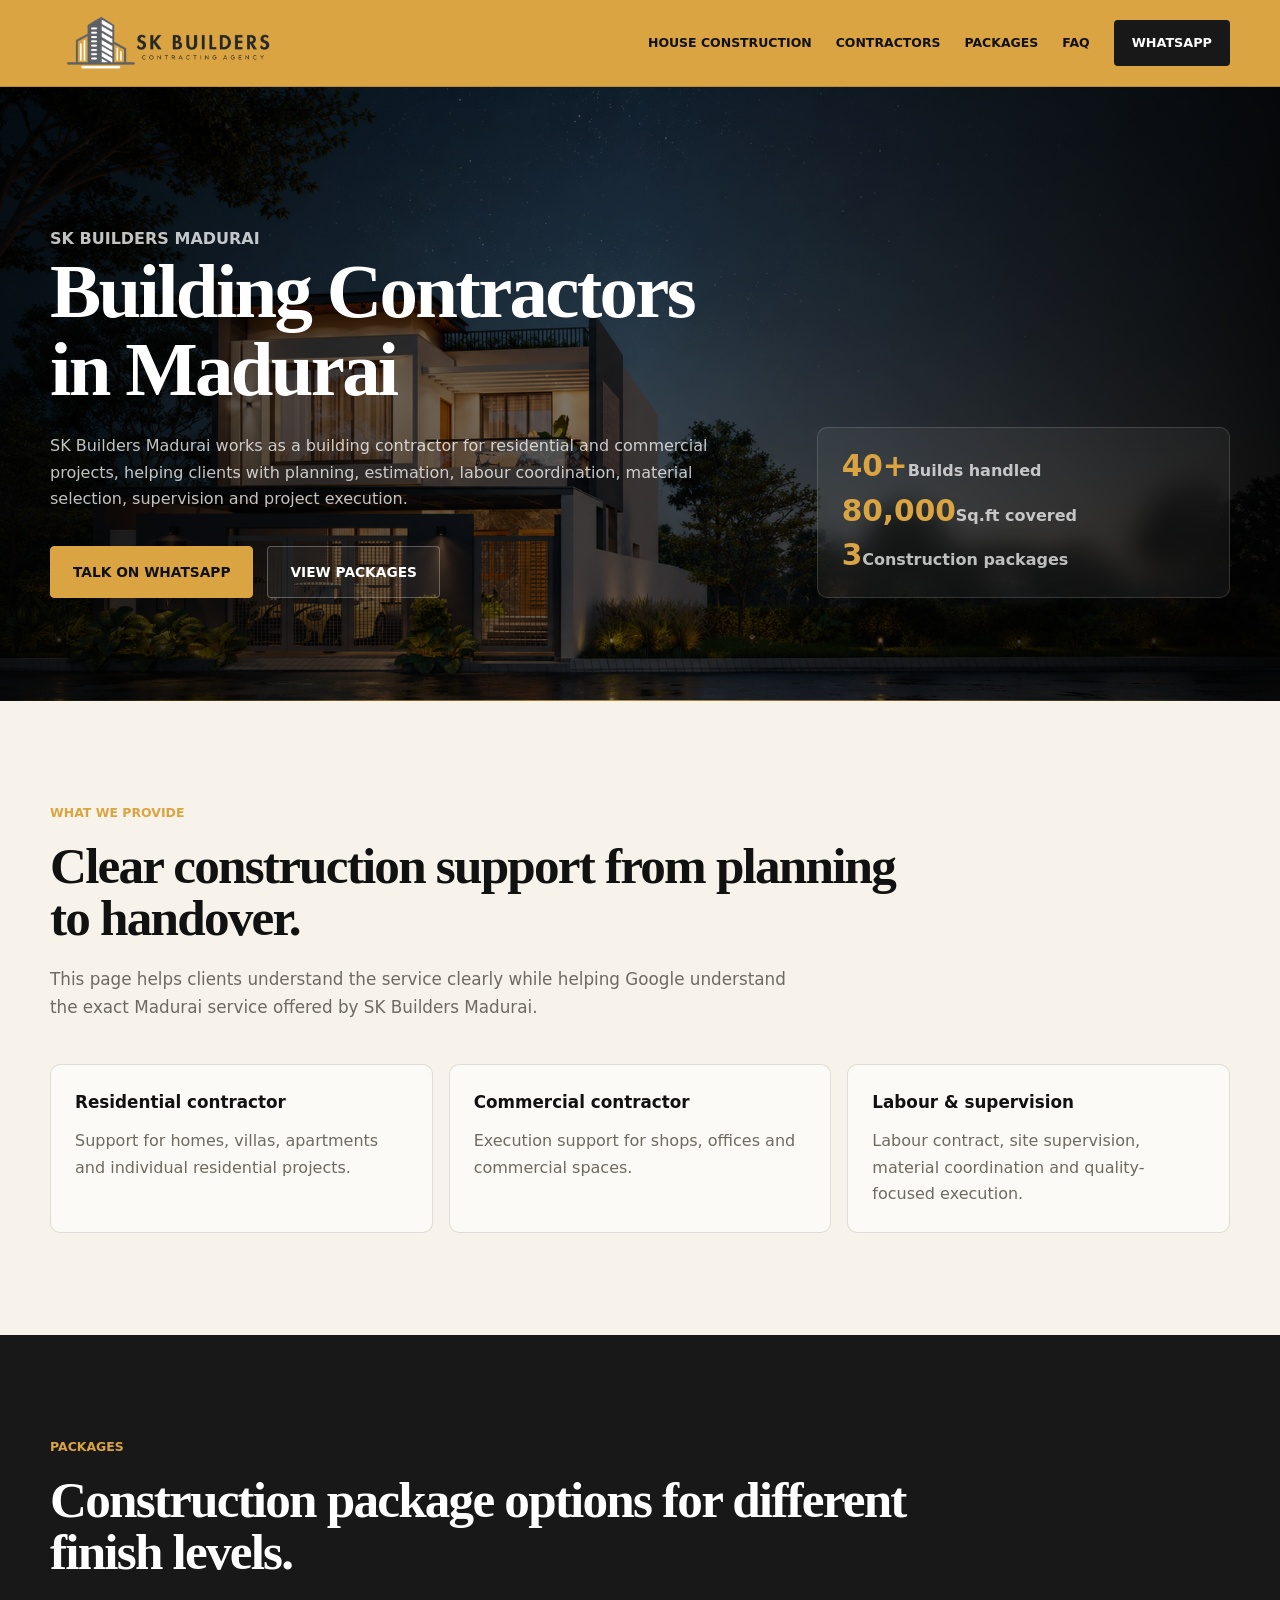
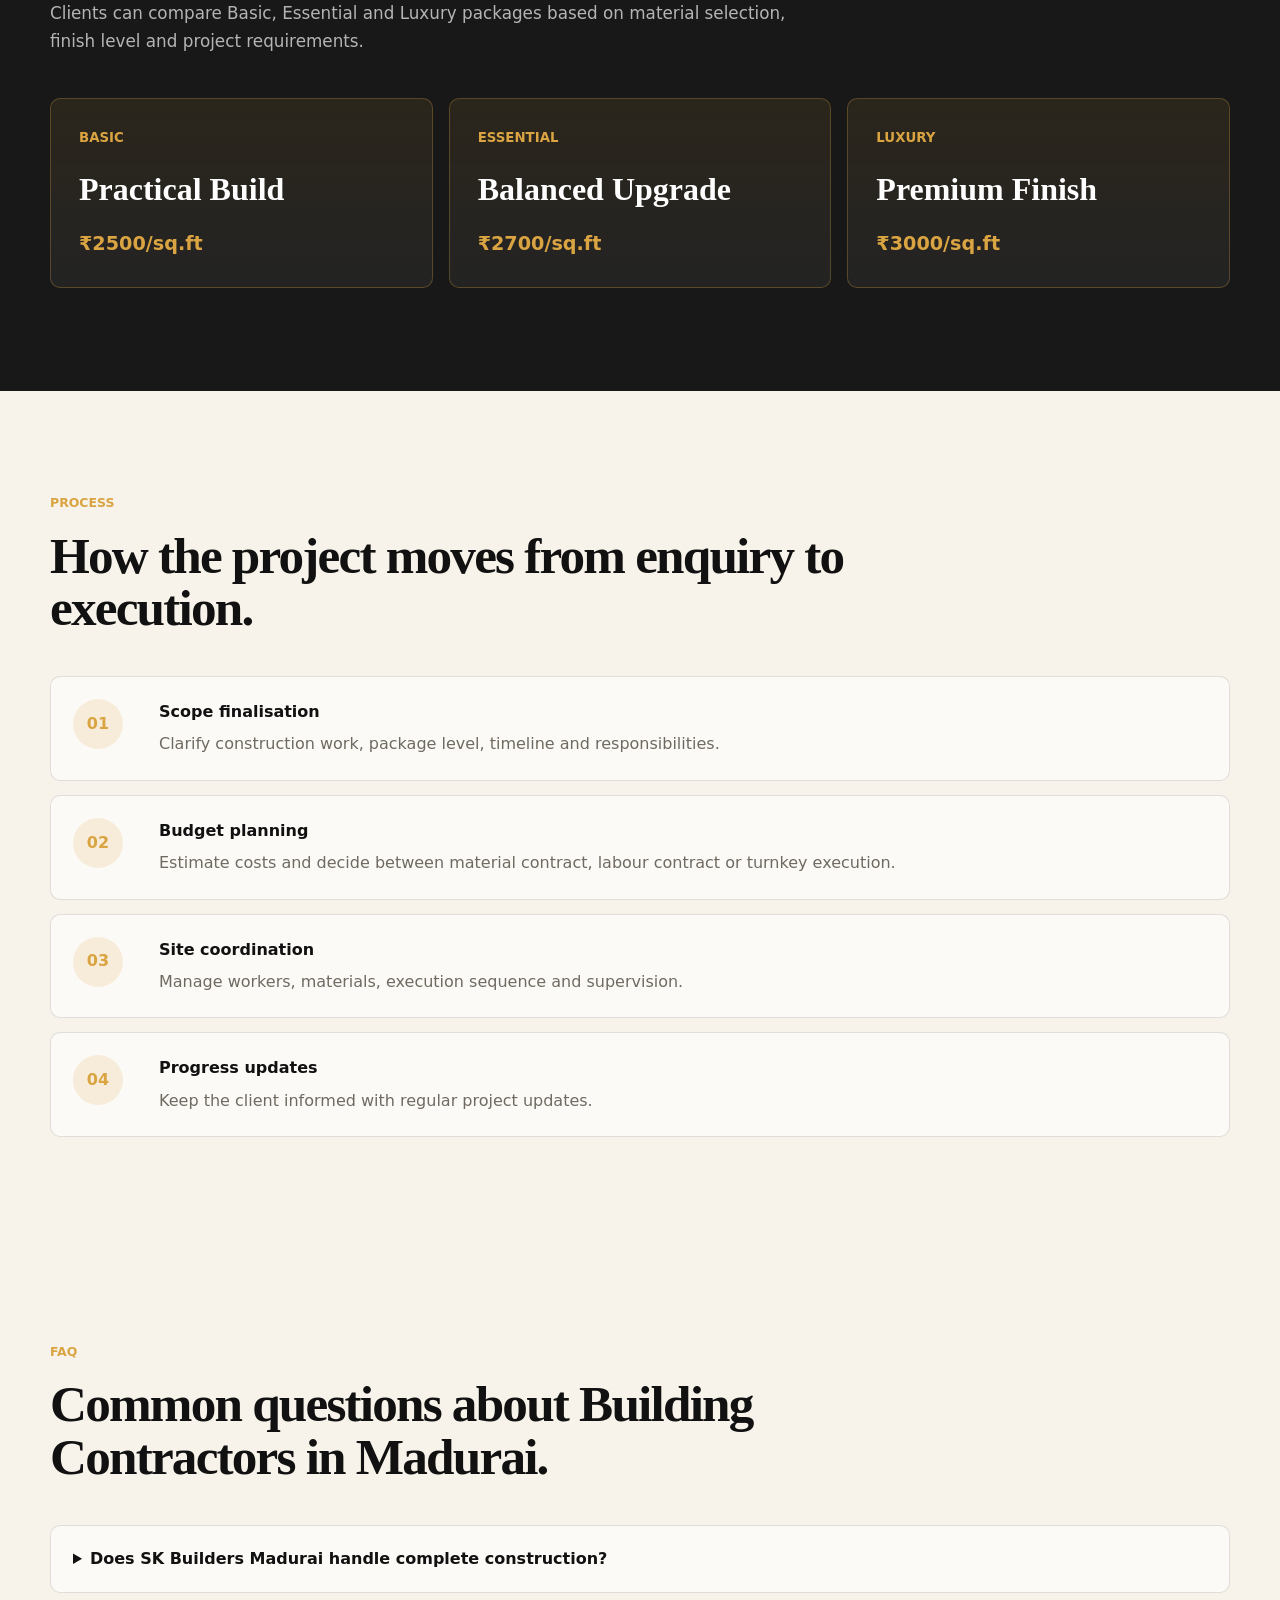
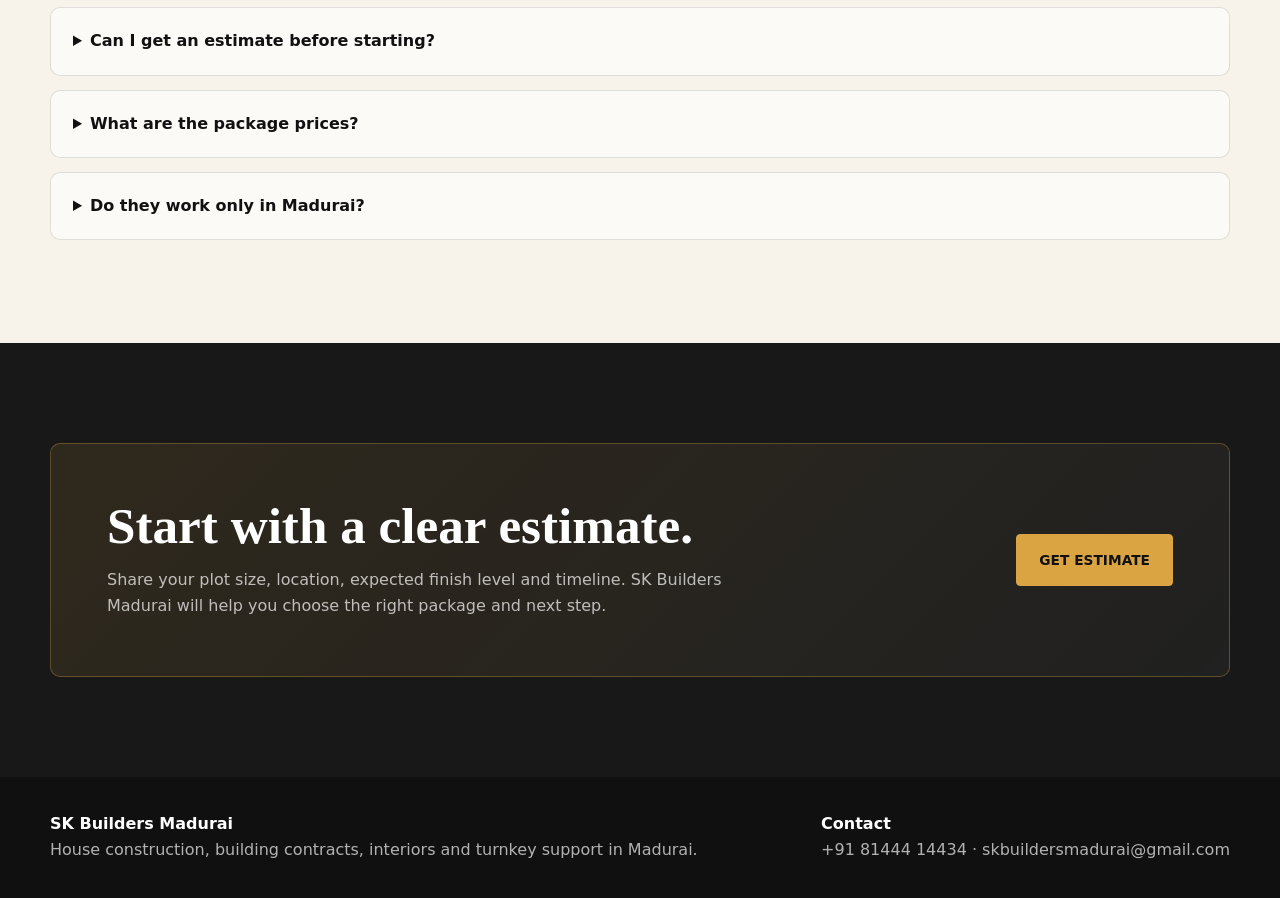
<file: building-contractors-madurai.html>
<!doctype html><html lang="en-IN"><head><meta charset="utf-8"><meta name="viewport" content="width=device-width, initial-scale=1"><title>Building Contractors in Madurai | SK Builders Madurai</title><meta name="description" content="Looking for building contractors in Madurai? SK Builders Madurai handles residential construction, commercial construction, labour contract, estimation, interiors and site supervision."><link rel="canonical" href="https://www.skbuildersmadurai.in/building-contractors-madurai.html"><meta name="robots" content="index, follow, max-image-preview:large"><link rel="stylesheet" href="css/seo-pages.css"><script type="application/ld+json">
{
  "@context": "https://schema.org",
  "@type": "WebPage",
  "@id": "https://www.skbuildersmadurai.in/building-contractors-madurai.html#webpage",
  "url": "https://www.skbuildersmadurai.in/building-contractors-madurai.html",
  "name": "Building Contractors in Madurai | SK Builders Madurai",
  "description": "Looking for building contractors in Madurai? SK Builders Madurai handles residential construction, commercial construction, labour contract, estimation, interiors and site supervision.",
  "isPartOf": {
    "@type": "WebSite",
    "name": "SK Builders Madurai",
    "url": "https://www.skbuildersmadurai.in/"
  },
  "about": {
    "@type": "GeneralContractor",
    "@id": "https://www.skbuildersmadurai.in/#business",
    "name": "SK Builders Madurai",
    "url": "https://www.skbuildersmadurai.in/",
    "telephone": "+91 81444 14434",
    "email": "skbuildersmadurai@gmail.com",
    "address": {
      "@type": "PostalAddress",
      "addressLocality": "Madurai",
      "addressRegion": "Tamil Nadu",
      "addressCountry": "IN"
    }
  },
  "mainEntity": {
    "@type": "Service",
    "name": "Building Contractors in Madurai",
    "provider": {
      "@id": "https://www.skbuildersmadurai.in/#business"
    },
    "areaServed": "Madurai, Tamil Nadu",
    "description": "Looking for building contractors in Madurai? SK Builders Madurai handles residential construction, commercial construction, labour contract, estimation, interiors and site supervision."
  }
}
</script></head><body><header class="seo-header"><div class="seo-header-inner container"><a class="seo-brand" href="index.html"><img src="assets/logo.png" alt="SK Builders Madurai logo"></a><nav class="seo-nav"><a href="house-construction-madurai.html">House Construction</a><a href="building-contractors-madurai.html">Contractors</a><a href="construction-packages-madurai.html">Packages</a><a href="faq.html">FAQ</a></nav><a class="seo-cta" href="https://wa.me/918144414434?text=Hi%20SK%20Builders%20Madurai%2C%20I%20want%20to%20discuss%20a%20construction%20project.">WhatsApp</a></div></header><main><section class="seo-hero"><div class="seo-hero-grid container"><div><p class="kicker">SK Builders Madurai</p><h1>Building Contractors in Madurai</h1><p>SK Builders Madurai works as a building contractor for residential and commercial projects, helping clients with planning, estimation, labour coordination, material selection, supervision and project execution.</p><div class="action-row"><a class="btn btn-primary" href="https://wa.me/918144414434?text=Hi%20SK%20Builders%20Madurai%2C%20I%20want%20to%20discuss%20Building%20Contractors%20in%20Madurai.">Talk on WhatsApp</a><a class="btn btn-secondary" href="construction-packages-madurai.html">View Packages</a></div></div><aside class="hero-facts"><div><strong>40+</strong><span>Builds handled</span></div><div><strong>80,000</strong><span>Sq.ft covered</span></div><div><strong>3</strong><span>Construction packages</span></div></aside></div></section><section class="section"><div class="container"><p class="section-label">What We Provide</p><h2 class="section-title">Clear construction support from planning to handover.</h2><p class="section-intro">This page helps clients understand the service clearly while helping Google understand the exact Madurai service offered by SK Builders Madurai.</p><div class="card-grid"><article class="info-card"><h3>Residential contractor</h3><p>Support for homes, villas, apartments and individual residential projects.</p></article><article class="info-card"><h3>Commercial contractor</h3><p>Execution support for shops, offices and commercial spaces.</p></article><article class="info-card"><h3>Labour &amp; supervision</h3><p>Labour contract, site supervision, material coordination and quality-focused execution.</p></article></div></div></section><section class="section dark-section"><div class="container"><p class="section-label">Packages</p><h2 class="section-title">Construction package options for different finish levels.</h2><p class="section-intro">Clients can compare Basic, Essential and Luxury packages based on material selection, finish level and project requirements.</p><div class="package-strip"><article class="package-mini"><small>Basic</small><h3>Practical Build</h3><strong>₹2500/sq.ft</strong></article><article class="package-mini"><small>Essential</small><h3>Balanced Upgrade</h3><strong>₹2700/sq.ft</strong></article><article class="package-mini"><small>Luxury</small><h3>Premium Finish</h3><strong>₹3000/sq.ft</strong></article></div></div></section><section class="section"><div class="container"><p class="section-label">Process</p><h2 class="section-title">How the project moves from enquiry to execution.</h2><div class="process-list"><article class="process-step"><div><h3>Scope finalisation</h3><p>Clarify construction work, package level, timeline and responsibilities.</p></div></article><article class="process-step"><div><h3>Budget planning</h3><p>Estimate costs and decide between material contract, labour contract or turnkey execution.</p></div></article><article class="process-step"><div><h3>Site coordination</h3><p>Manage workers, materials, execution sequence and supervision.</p></div></article><article class="process-step"><div><h3>Progress updates</h3><p>Keep the client informed with regular project updates.</p></div></article></div></div></section><section class="section"><div class="container"><p class="section-label">FAQ</p><h2 class="section-title">Common questions about Building Contractors in Madurai.</h2><div class="faq-list"><details><summary>Does SK Builders Madurai handle complete construction?</summary><p>Yes. SK Builders Madurai supports residential construction, commercial construction, turnkey projects, material coordination, labour work and site supervision.</p></details><details><summary>Can I get an estimate before starting?</summary><p>Yes. Share plot size, location, preferred finish level and scope to get clearer construction guidance.</p></details><details><summary>What are the package prices?</summary><p>Basic is ₹2500/sq.ft, Essential is ₹2700/sq.ft and Luxury is ₹3000/sq.ft. Final cost depends on scope and specifications.</p></details><details><summary>Do they work only in Madurai?</summary><p>SK Builders Madurai primarily serves Madurai and nearby areas in Tamil Nadu.</p></details></div></div></section><section class="final-cta"><div class="container final-cta-inner"><div><h2>Start with a clear estimate.</h2><p>Share your plot size, location, expected finish level and timeline. SK Builders Madurai will help you choose the right package and next step.</p></div><a class="btn btn-primary" href="https://wa.me/918144414434?text=Hi%20SK%20Builders%20Madurai%2C%20I%20need%20a%20construction%20estimate.">Get Estimate</a></div></section></main><footer class="seo-footer"><div class="seo-footer-inner container"><div><strong>SK Builders Madurai</strong><br>House construction, building contracts, interiors and turnkey support in Madurai.</div><div><strong>Contact</strong><br><a href="tel:+918144414434">+91 81444 14434</a> · <a href="mailto:skbuildersmadurai@gmail.com">skbuildersmadurai@gmail.com</a></div></div></footer></body></html>
</file>
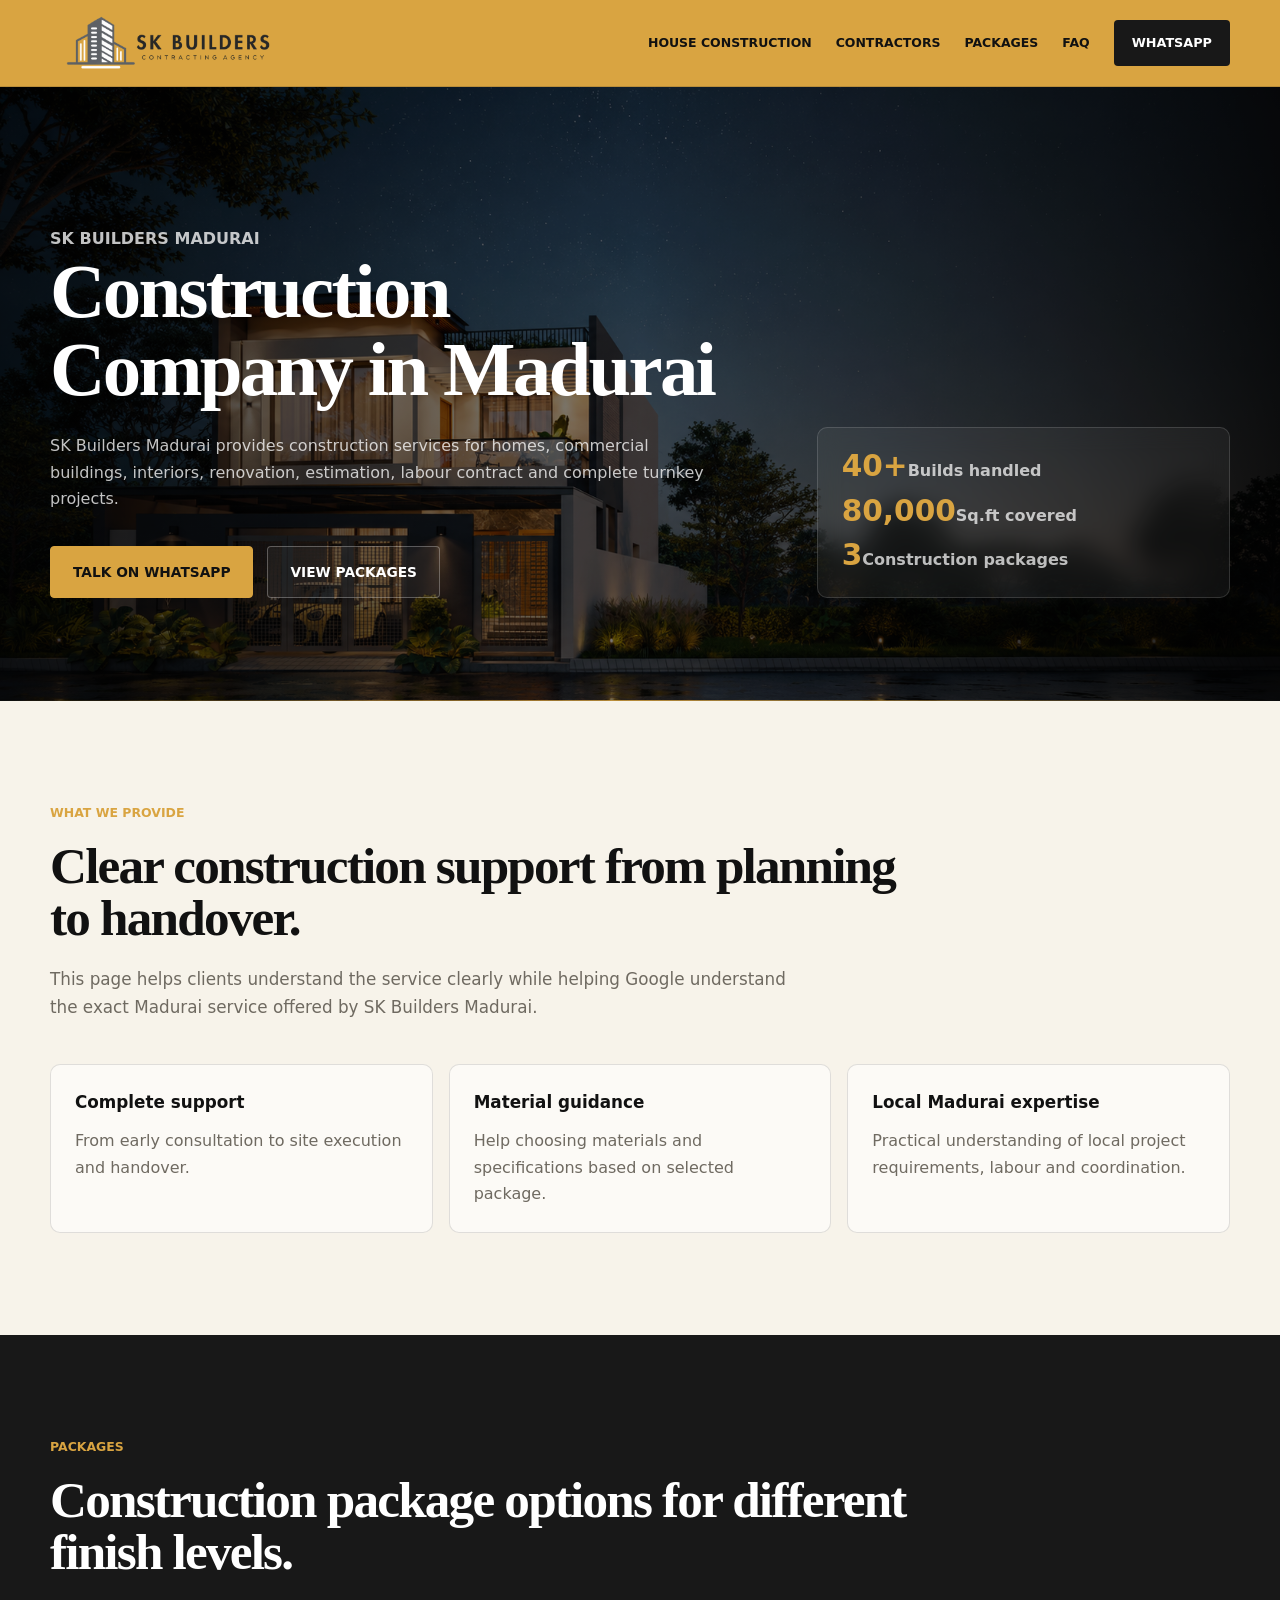
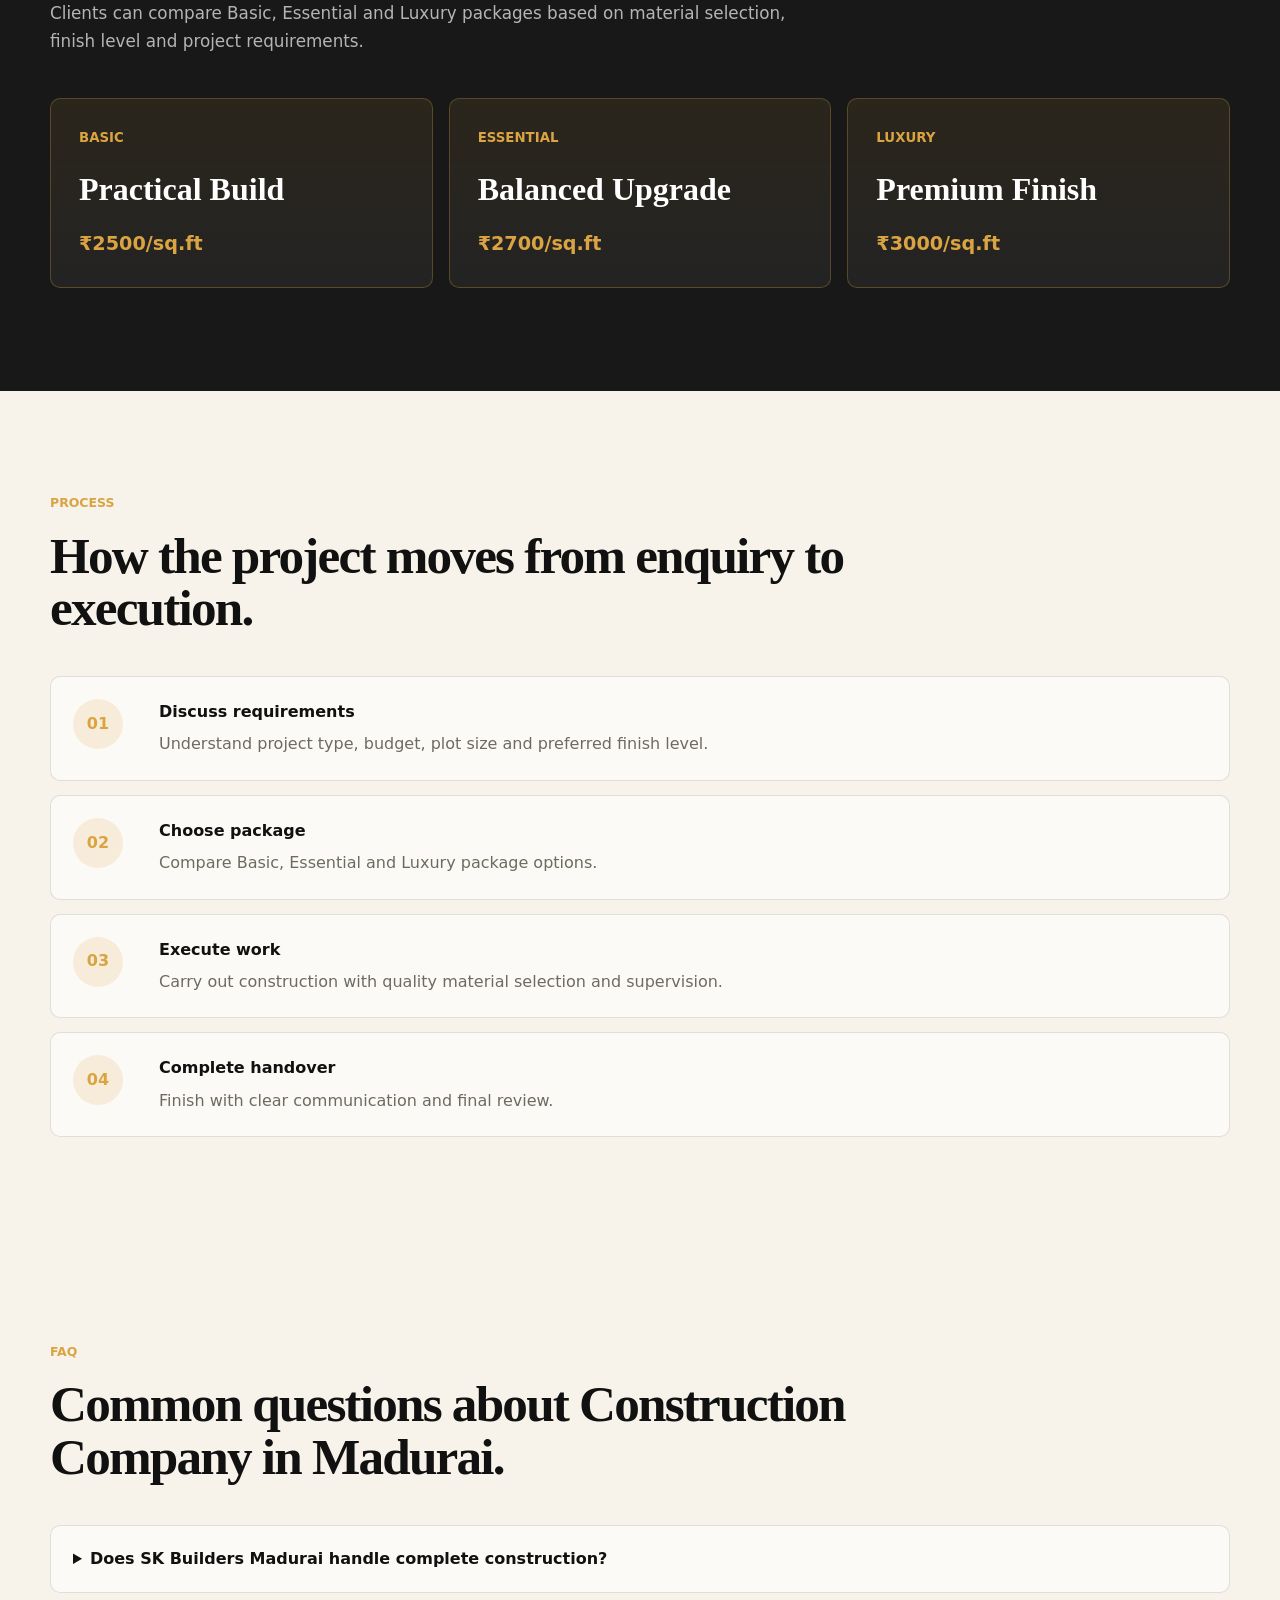
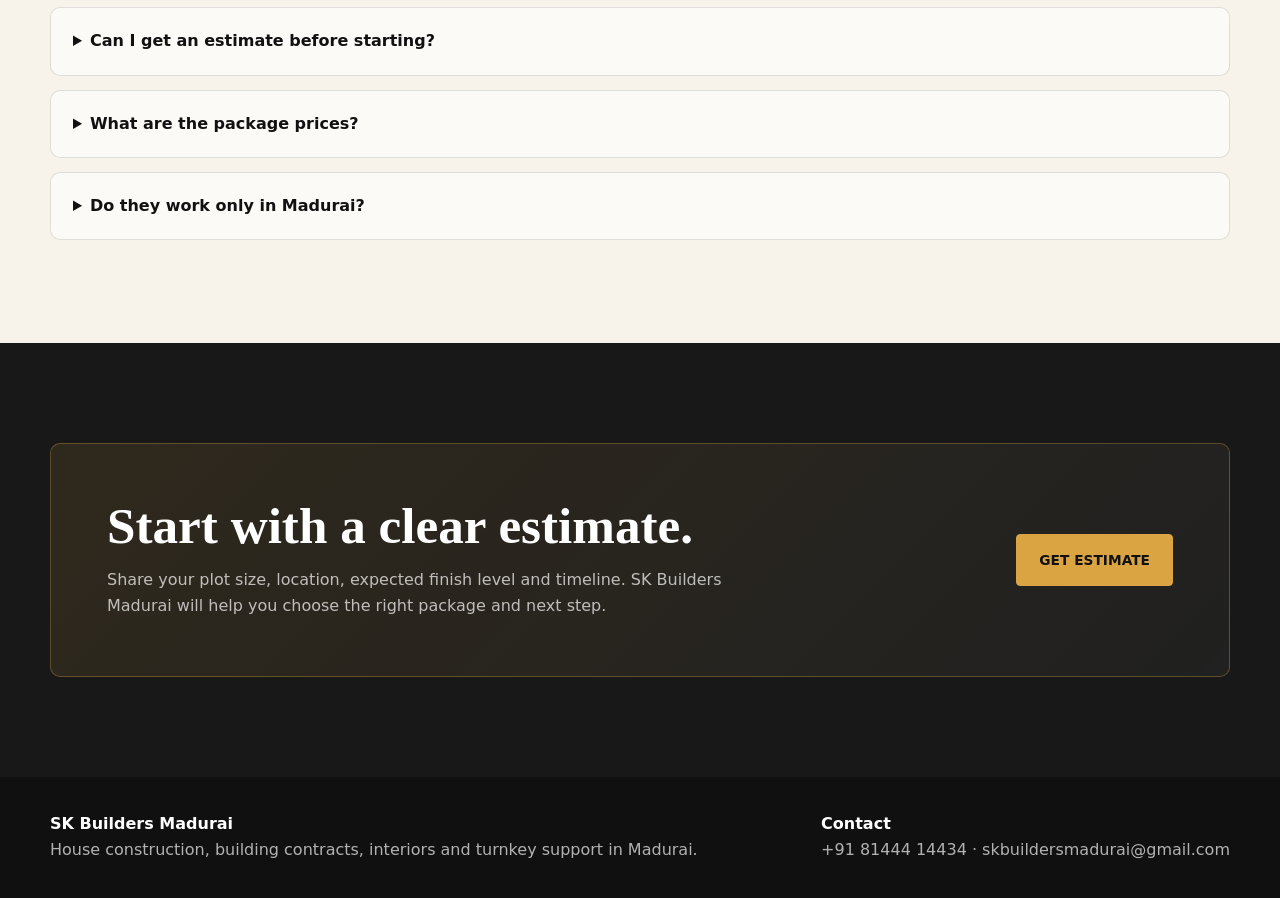
<file: construction-company-madurai.html>
<!doctype html><html lang="en-IN"><head><meta charset="utf-8"><meta name="viewport" content="width=device-width, initial-scale=1"><title>Construction Company in Madurai | SK Builders Madurai</title><meta name="description" content="SK Builders Madurai is a construction company in Madurai offering residential construction, commercial construction, interiors, estimation, labour contract and site supervision."><link rel="canonical" href="https://www.skbuildersmadurai.in/construction-company-madurai.html"><meta name="robots" content="index, follow, max-image-preview:large"><link rel="stylesheet" href="css/seo-pages.css"><script type="application/ld+json">
{
  "@context": "https://schema.org",
  "@type": "WebPage",
  "@id": "https://www.skbuildersmadurai.in/construction-company-madurai.html#webpage",
  "url": "https://www.skbuildersmadurai.in/construction-company-madurai.html",
  "name": "Construction Company in Madurai | SK Builders Madurai",
  "description": "SK Builders Madurai is a construction company in Madurai offering residential construction, commercial construction, interiors, estimation, labour contract and site supervision.",
  "isPartOf": {
    "@type": "WebSite",
    "name": "SK Builders Madurai",
    "url": "https://www.skbuildersmadurai.in/"
  },
  "about": {
    "@type": "GeneralContractor",
    "@id": "https://www.skbuildersmadurai.in/#business",
    "name": "SK Builders Madurai",
    "url": "https://www.skbuildersmadurai.in/",
    "telephone": "+91 81444 14434",
    "email": "skbuildersmadurai@gmail.com",
    "address": {
      "@type": "PostalAddress",
      "addressLocality": "Madurai",
      "addressRegion": "Tamil Nadu",
      "addressCountry": "IN"
    }
  },
  "mainEntity": {
    "@type": "Service",
    "name": "Construction Company in Madurai",
    "provider": {
      "@id": "https://www.skbuildersmadurai.in/#business"
    },
    "areaServed": "Madurai, Tamil Nadu",
    "description": "SK Builders Madurai is a construction company in Madurai offering residential construction, commercial construction, interiors, estimation, labour contract and site supervision."
  }
}
</script></head><body><header class="seo-header"><div class="seo-header-inner container"><a class="seo-brand" href="index.html"><img src="assets/logo.png" alt="SK Builders Madurai logo"></a><nav class="seo-nav"><a href="house-construction-madurai.html">House Construction</a><a href="building-contractors-madurai.html">Contractors</a><a href="construction-packages-madurai.html">Packages</a><a href="faq.html">FAQ</a></nav><a class="seo-cta" href="https://wa.me/918144414434?text=Hi%20SK%20Builders%20Madurai%2C%20I%20want%20to%20discuss%20a%20construction%20project.">WhatsApp</a></div></header><main><section class="seo-hero"><div class="seo-hero-grid container"><div><p class="kicker">SK Builders Madurai</p><h1>Construction Company in Madurai</h1><p>SK Builders Madurai provides construction services for homes, commercial buildings, interiors, renovation, estimation, labour contract and complete turnkey projects.</p><div class="action-row"><a class="btn btn-primary" href="https://wa.me/918144414434?text=Hi%20SK%20Builders%20Madurai%2C%20I%20want%20to%20discuss%20Construction%20Company%20in%20Madurai.">Talk on WhatsApp</a><a class="btn btn-secondary" href="construction-packages-madurai.html">View Packages</a></div></div><aside class="hero-facts"><div><strong>40+</strong><span>Builds handled</span></div><div><strong>80,000</strong><span>Sq.ft covered</span></div><div><strong>3</strong><span>Construction packages</span></div></aside></div></section><section class="section"><div class="container"><p class="section-label">What We Provide</p><h2 class="section-title">Clear construction support from planning to handover.</h2><p class="section-intro">This page helps clients understand the service clearly while helping Google understand the exact Madurai service offered by SK Builders Madurai.</p><div class="card-grid"><article class="info-card"><h3>Complete support</h3><p>From early consultation to site execution and handover.</p></article><article class="info-card"><h3>Material guidance</h3><p>Help choosing materials and specifications based on selected package.</p></article><article class="info-card"><h3>Local Madurai expertise</h3><p>Practical understanding of local project requirements, labour and coordination.</p></article></div></div></section><section class="section dark-section"><div class="container"><p class="section-label">Packages</p><h2 class="section-title">Construction package options for different finish levels.</h2><p class="section-intro">Clients can compare Basic, Essential and Luxury packages based on material selection, finish level and project requirements.</p><div class="package-strip"><article class="package-mini"><small>Basic</small><h3>Practical Build</h3><strong>₹2500/sq.ft</strong></article><article class="package-mini"><small>Essential</small><h3>Balanced Upgrade</h3><strong>₹2700/sq.ft</strong></article><article class="package-mini"><small>Luxury</small><h3>Premium Finish</h3><strong>₹3000/sq.ft</strong></article></div></div></section><section class="section"><div class="container"><p class="section-label">Process</p><h2 class="section-title">How the project moves from enquiry to execution.</h2><div class="process-list"><article class="process-step"><div><h3>Discuss requirements</h3><p>Understand project type, budget, plot size and preferred finish level.</p></div></article><article class="process-step"><div><h3>Choose package</h3><p>Compare Basic, Essential and Luxury package options.</p></div></article><article class="process-step"><div><h3>Execute work</h3><p>Carry out construction with quality material selection and supervision.</p></div></article><article class="process-step"><div><h3>Complete handover</h3><p>Finish with clear communication and final review.</p></div></article></div></div></section><section class="section"><div class="container"><p class="section-label">FAQ</p><h2 class="section-title">Common questions about Construction Company in Madurai.</h2><div class="faq-list"><details><summary>Does SK Builders Madurai handle complete construction?</summary><p>Yes. SK Builders Madurai supports residential construction, commercial construction, turnkey projects, material coordination, labour work and site supervision.</p></details><details><summary>Can I get an estimate before starting?</summary><p>Yes. Share plot size, location, preferred finish level and scope to get clearer construction guidance.</p></details><details><summary>What are the package prices?</summary><p>Basic is ₹2500/sq.ft, Essential is ₹2700/sq.ft and Luxury is ₹3000/sq.ft. Final cost depends on scope and specifications.</p></details><details><summary>Do they work only in Madurai?</summary><p>SK Builders Madurai primarily serves Madurai and nearby areas in Tamil Nadu.</p></details></div></div></section><section class="final-cta"><div class="container final-cta-inner"><div><h2>Start with a clear estimate.</h2><p>Share your plot size, location, expected finish level and timeline. SK Builders Madurai will help you choose the right package and next step.</p></div><a class="btn btn-primary" href="https://wa.me/918144414434?text=Hi%20SK%20Builders%20Madurai%2C%20I%20need%20a%20construction%20estimate.">Get Estimate</a></div></section></main><footer class="seo-footer"><div class="seo-footer-inner container"><div><strong>SK Builders Madurai</strong><br>House construction, building contracts, interiors and turnkey support in Madurai.</div><div><strong>Contact</strong><br><a href="tel:+918144414434">+91 81444 14434</a> · <a href="mailto:skbuildersmadurai@gmail.com">skbuildersmadurai@gmail.com</a></div></div></footer></body></html>
</file>
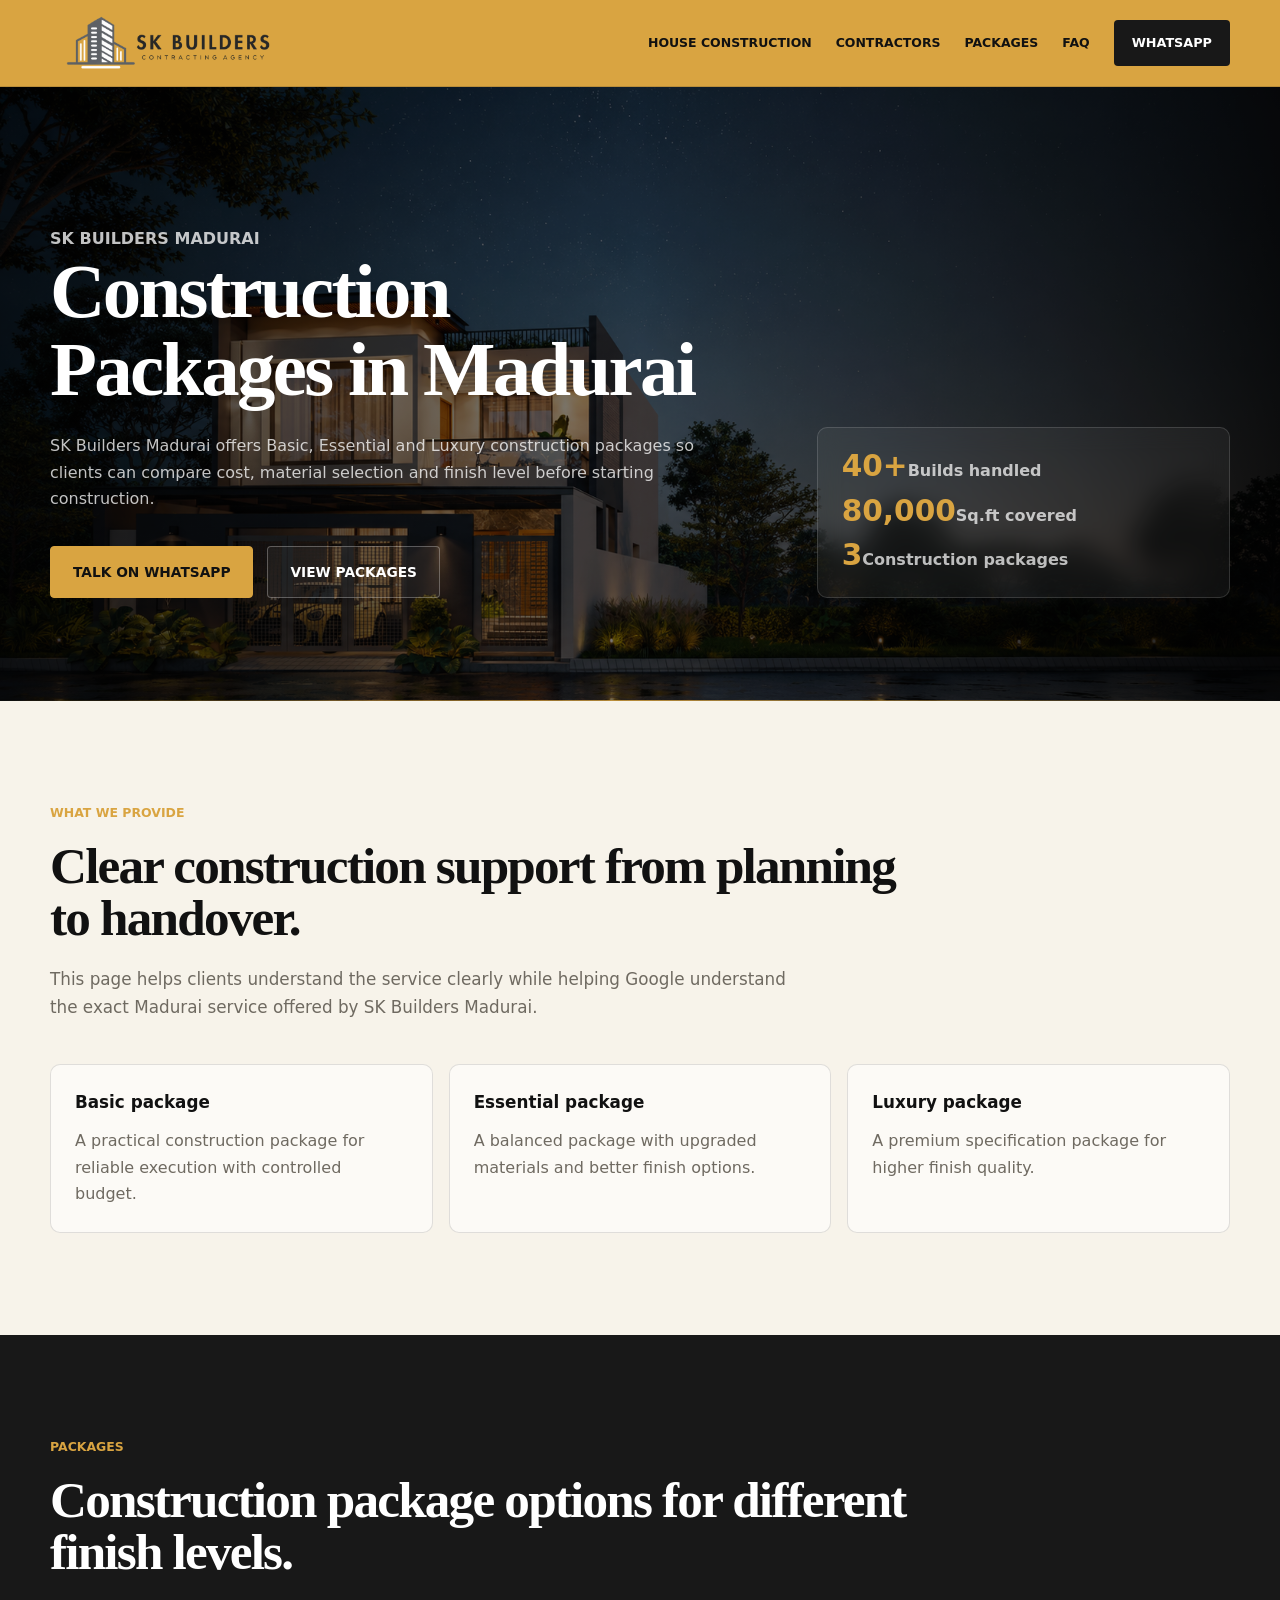
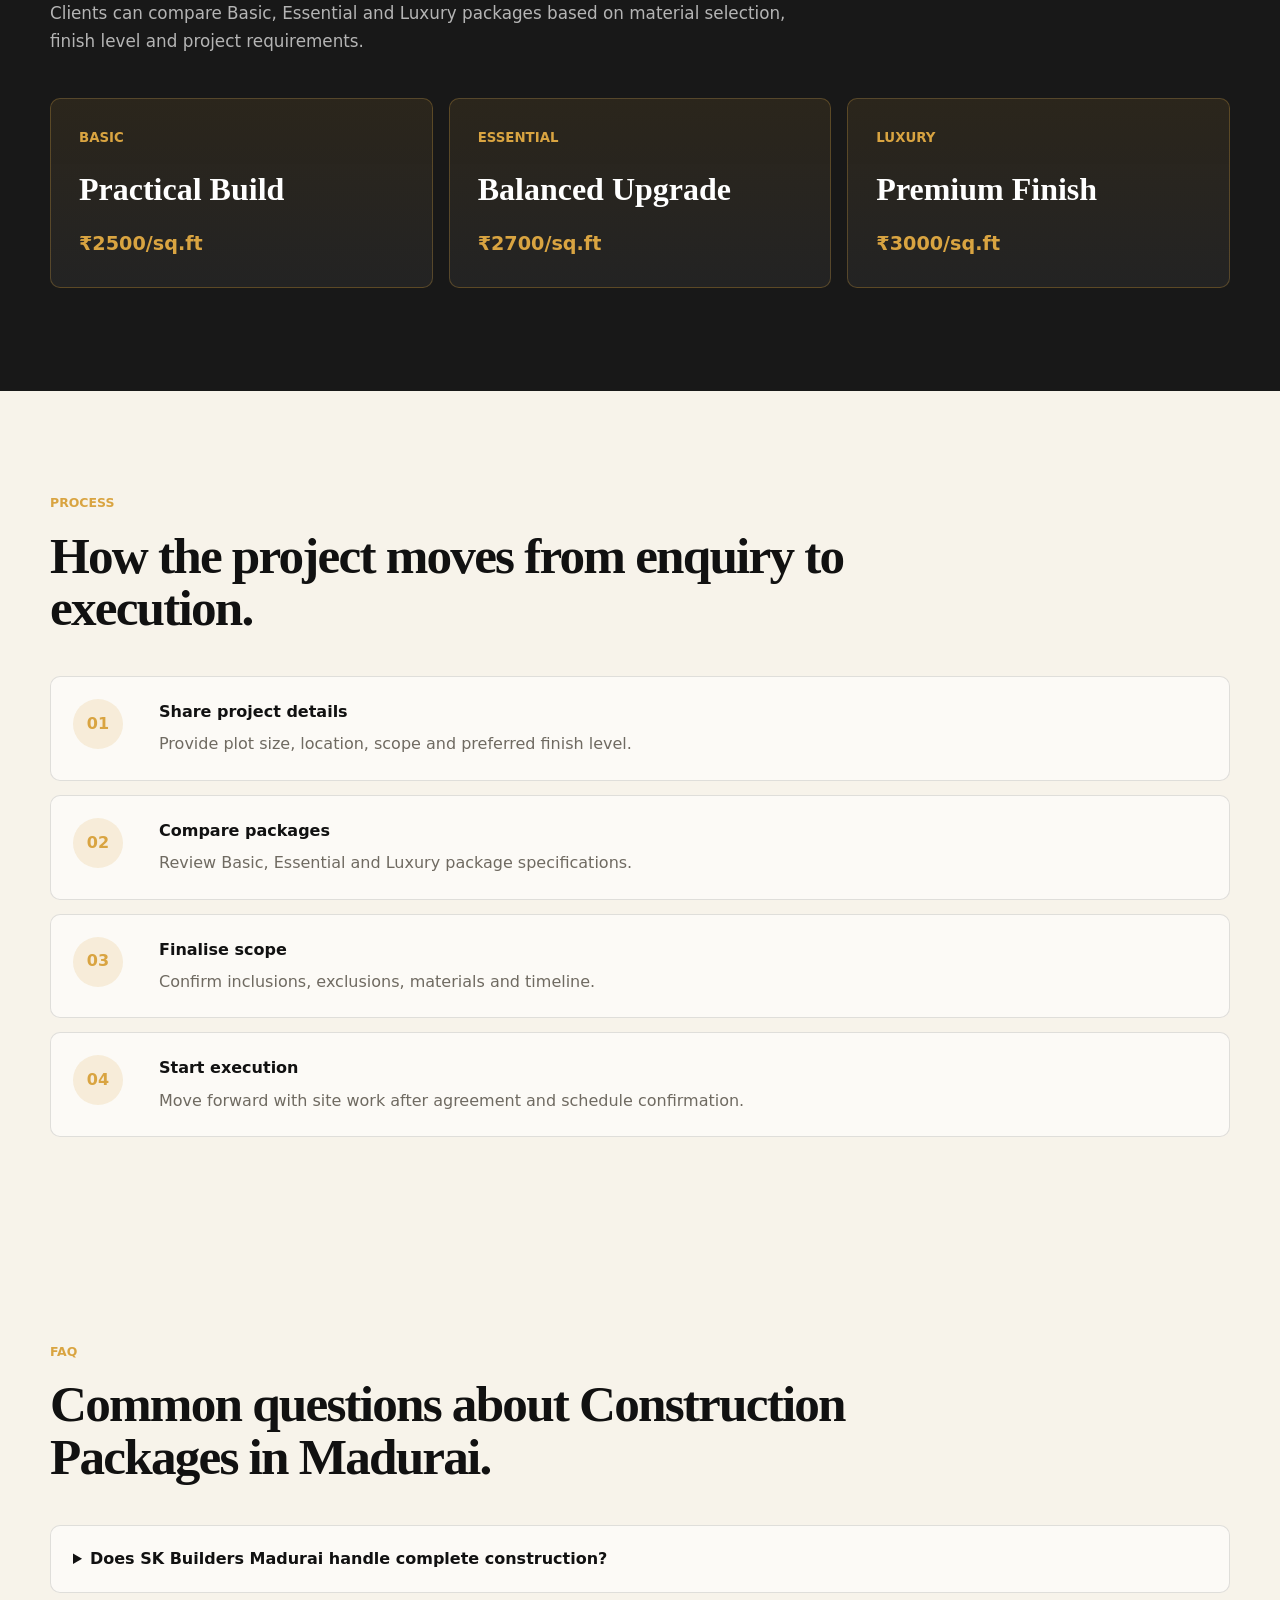
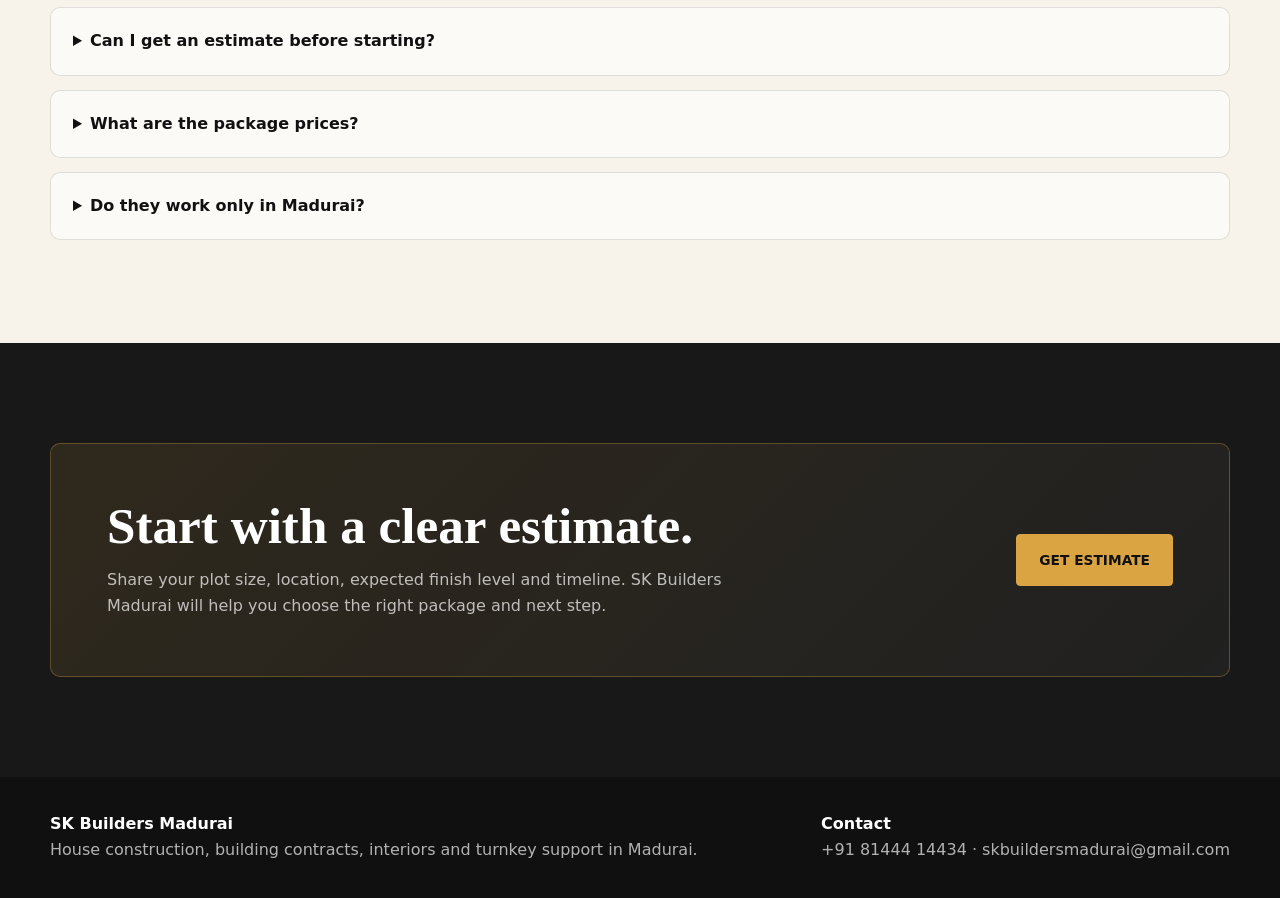
<file: construction-packages-madurai.html>
<!doctype html><html lang="en-IN"><head><meta charset="utf-8"><meta name="viewport" content="width=device-width, initial-scale=1"><title>Construction Packages in Madurai | Basic, Essential &amp; Luxury Packages</title><meta name="description" content="Compare SK Builders Madurai construction packages: Basic ₹2500/sq.ft, Essential ₹2700/sq.ft and Luxury ₹3000/sq.ft with material and finish specifications."><link rel="canonical" href="https://www.skbuildersmadurai.in/construction-packages-madurai.html"><meta name="robots" content="index, follow, max-image-preview:large"><link rel="stylesheet" href="css/seo-pages.css"><script type="application/ld+json">
{
  "@context": "https://schema.org",
  "@type": "WebPage",
  "@id": "https://www.skbuildersmadurai.in/construction-packages-madurai.html#webpage",
  "url": "https://www.skbuildersmadurai.in/construction-packages-madurai.html",
  "name": "Construction Packages in Madurai | Basic, Essential & Luxury Packages",
  "description": "Compare SK Builders Madurai construction packages: Basic ₹2500/sq.ft, Essential ₹2700/sq.ft and Luxury ₹3000/sq.ft with material and finish specifications.",
  "isPartOf": {
    "@type": "WebSite",
    "name": "SK Builders Madurai",
    "url": "https://www.skbuildersmadurai.in/"
  },
  "about": {
    "@type": "GeneralContractor",
    "@id": "https://www.skbuildersmadurai.in/#business",
    "name": "SK Builders Madurai",
    "url": "https://www.skbuildersmadurai.in/",
    "telephone": "+91 81444 14434",
    "email": "skbuildersmadurai@gmail.com",
    "address": {
      "@type": "PostalAddress",
      "addressLocality": "Madurai",
      "addressRegion": "Tamil Nadu",
      "addressCountry": "IN"
    }
  },
  "mainEntity": {
    "@type": "Service",
    "name": "Construction Packages in Madurai",
    "provider": {
      "@id": "https://www.skbuildersmadurai.in/#business"
    },
    "areaServed": "Madurai, Tamil Nadu",
    "description": "Compare SK Builders Madurai construction packages: Basic ₹2500/sq.ft, Essential ₹2700/sq.ft and Luxury ₹3000/sq.ft with material and finish specifications."
  }
}
</script></head><body><header class="seo-header"><div class="seo-header-inner container"><a class="seo-brand" href="index.html"><img src="assets/logo.png" alt="SK Builders Madurai logo"></a><nav class="seo-nav"><a href="house-construction-madurai.html">House Construction</a><a href="building-contractors-madurai.html">Contractors</a><a href="construction-packages-madurai.html">Packages</a><a href="faq.html">FAQ</a></nav><a class="seo-cta" href="https://wa.me/918144414434?text=Hi%20SK%20Builders%20Madurai%2C%20I%20want%20to%20discuss%20a%20construction%20project.">WhatsApp</a></div></header><main><section class="seo-hero"><div class="seo-hero-grid container"><div><p class="kicker">SK Builders Madurai</p><h1>Construction Packages in Madurai</h1><p>SK Builders Madurai offers Basic, Essential and Luxury construction packages so clients can compare cost, material selection and finish level before starting construction.</p><div class="action-row"><a class="btn btn-primary" href="https://wa.me/918144414434?text=Hi%20SK%20Builders%20Madurai%2C%20I%20want%20to%20discuss%20Construction%20Packages%20in%20Madurai.">Talk on WhatsApp</a><a class="btn btn-secondary" href="construction-packages-madurai.html">View Packages</a></div></div><aside class="hero-facts"><div><strong>40+</strong><span>Builds handled</span></div><div><strong>80,000</strong><span>Sq.ft covered</span></div><div><strong>3</strong><span>Construction packages</span></div></aside></div></section><section class="section"><div class="container"><p class="section-label">What We Provide</p><h2 class="section-title">Clear construction support from planning to handover.</h2><p class="section-intro">This page helps clients understand the service clearly while helping Google understand the exact Madurai service offered by SK Builders Madurai.</p><div class="card-grid"><article class="info-card"><h3>Basic package</h3><p>A practical construction package for reliable execution with controlled budget.</p></article><article class="info-card"><h3>Essential package</h3><p>A balanced package with upgraded materials and better finish options.</p></article><article class="info-card"><h3>Luxury package</h3><p>A premium specification package for higher finish quality.</p></article></div></div></section><section class="section dark-section"><div class="container"><p class="section-label">Packages</p><h2 class="section-title">Construction package options for different finish levels.</h2><p class="section-intro">Clients can compare Basic, Essential and Luxury packages based on material selection, finish level and project requirements.</p><div class="package-strip"><article class="package-mini"><small>Basic</small><h3>Practical Build</h3><strong>₹2500/sq.ft</strong></article><article class="package-mini"><small>Essential</small><h3>Balanced Upgrade</h3><strong>₹2700/sq.ft</strong></article><article class="package-mini"><small>Luxury</small><h3>Premium Finish</h3><strong>₹3000/sq.ft</strong></article></div></div></section><section class="section"><div class="container"><p class="section-label">Process</p><h2 class="section-title">How the project moves from enquiry to execution.</h2><div class="process-list"><article class="process-step"><div><h3>Share project details</h3><p>Provide plot size, location, scope and preferred finish level.</p></div></article><article class="process-step"><div><h3>Compare packages</h3><p>Review Basic, Essential and Luxury package specifications.</p></div></article><article class="process-step"><div><h3>Finalise scope</h3><p>Confirm inclusions, exclusions, materials and timeline.</p></div></article><article class="process-step"><div><h3>Start execution</h3><p>Move forward with site work after agreement and schedule confirmation.</p></div></article></div></div></section><section class="section"><div class="container"><p class="section-label">FAQ</p><h2 class="section-title">Common questions about Construction Packages in Madurai.</h2><div class="faq-list"><details><summary>Does SK Builders Madurai handle complete construction?</summary><p>Yes. SK Builders Madurai supports residential construction, commercial construction, turnkey projects, material coordination, labour work and site supervision.</p></details><details><summary>Can I get an estimate before starting?</summary><p>Yes. Share plot size, location, preferred finish level and scope to get clearer construction guidance.</p></details><details><summary>What are the package prices?</summary><p>Basic is ₹2500/sq.ft, Essential is ₹2700/sq.ft and Luxury is ₹3000/sq.ft. Final cost depends on scope and specifications.</p></details><details><summary>Do they work only in Madurai?</summary><p>SK Builders Madurai primarily serves Madurai and nearby areas in Tamil Nadu.</p></details></div></div></section><section class="final-cta"><div class="container final-cta-inner"><div><h2>Start with a clear estimate.</h2><p>Share your plot size, location, expected finish level and timeline. SK Builders Madurai will help you choose the right package and next step.</p></div><a class="btn btn-primary" href="https://wa.me/918144414434?text=Hi%20SK%20Builders%20Madurai%2C%20I%20need%20a%20construction%20estimate.">Get Estimate</a></div></section></main><footer class="seo-footer"><div class="seo-footer-inner container"><div><strong>SK Builders Madurai</strong><br>House construction, building contracts, interiors and turnkey support in Madurai.</div><div><strong>Contact</strong><br><a href="tel:+918144414434">+91 81444 14434</a> · <a href="mailto:skbuildersmadurai@gmail.com">skbuildersmadurai@gmail.com</a></div></div></footer></body></html>
</file>
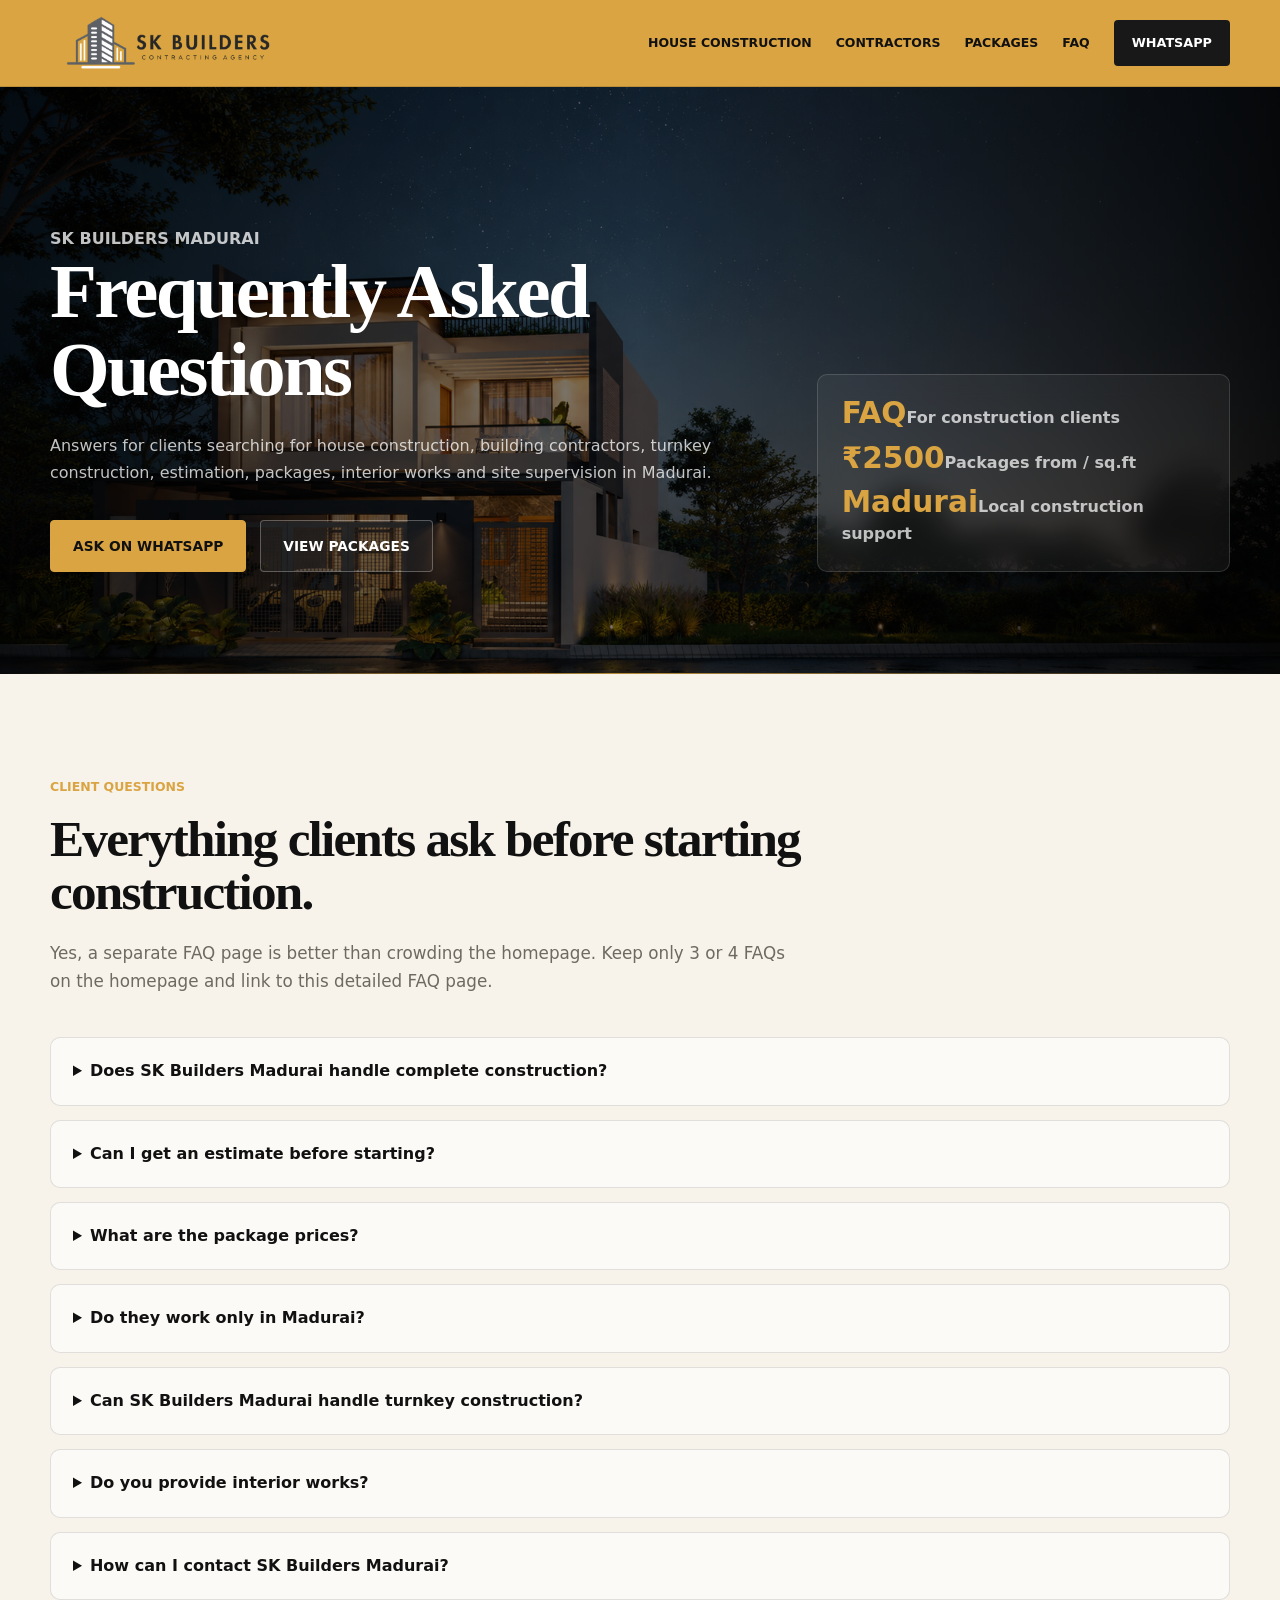
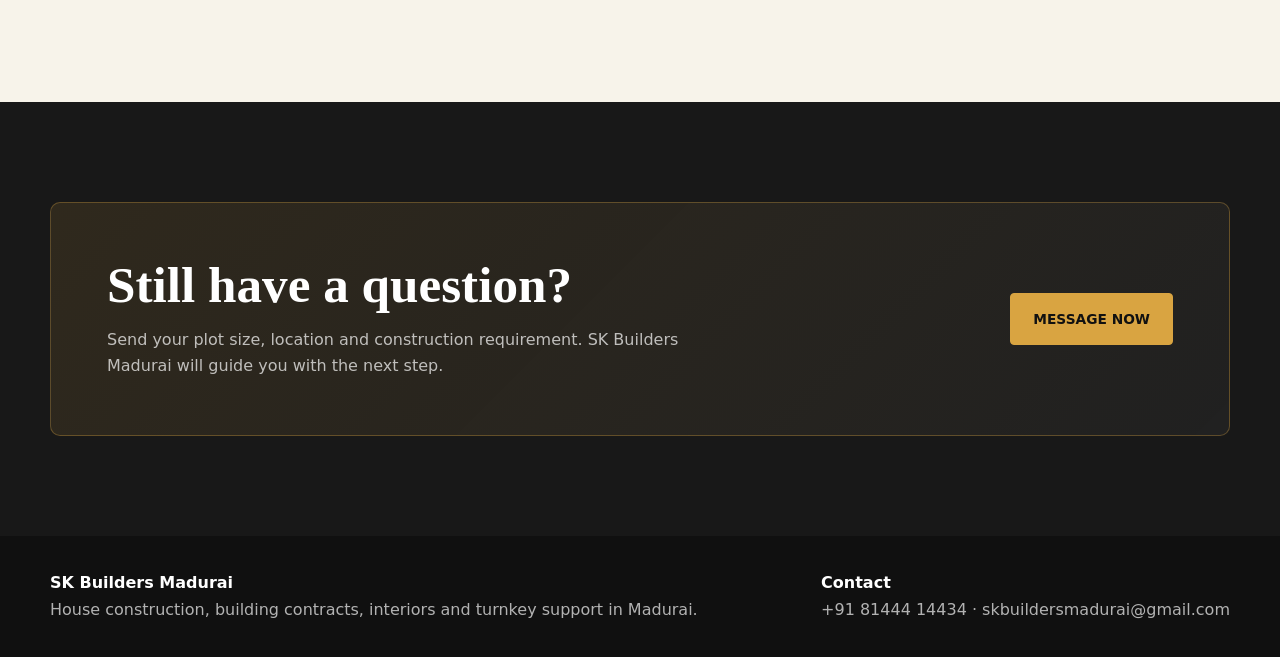
<file: faq.html>
<!doctype html><html lang="en-IN"><head><meta charset="utf-8"><meta name="viewport" content="width=device-width, initial-scale=1"><title>FAQ | SK Builders Madurai Construction Questions</title><meta name="description" content="Frequently asked questions about SK Builders Madurai, house construction, packages, estimation, turnkey projects, interiors, labour contract and site supervision."><link rel="canonical" href="https://www.skbuildersmadurai.in/faq.html"><meta name="robots" content="index, follow, max-image-preview:large"><link rel="stylesheet" href="css/seo-pages.css"><script type="application/ld+json">{
  "@context": "https://schema.org",
  "@type": "FAQPage",
  "mainEntity": [
    {
      "@type": "Question",
      "name": "Does SK Builders Madurai handle complete construction?",
      "acceptedAnswer": {
        "@type": "Answer",
        "text": "Yes. SK Builders Madurai supports residential construction, commercial construction, turnkey projects, material coordination, labour work and site supervision."
      }
    },
    {
      "@type": "Question",
      "name": "Can I get an estimate before starting?",
      "acceptedAnswer": {
        "@type": "Answer",
        "text": "Yes. Share plot size, location, preferred finish level and scope to get clearer construction guidance."
      }
    },
    {
      "@type": "Question",
      "name": "What are the package prices?",
      "acceptedAnswer": {
        "@type": "Answer",
        "text": "Basic is ₹2500/sq.ft, Essential is ₹2700/sq.ft and Luxury is ₹3000/sq.ft. Final cost depends on scope and specifications."
      }
    },
    {
      "@type": "Question",
      "name": "Do they work only in Madurai?",
      "acceptedAnswer": {
        "@type": "Answer",
        "text": "SK Builders Madurai primarily serves Madurai and nearby areas in Tamil Nadu."
      }
    },
    {
      "@type": "Question",
      "name": "Can SK Builders Madurai handle turnkey construction?",
      "acceptedAnswer": {
        "@type": "Answer",
        "text": "Yes. Turnkey construction support can include planning, estimation, material coordination, site execution, supervision and final handover."
      }
    },
    {
      "@type": "Question",
      "name": "Do you provide interior works?",
      "acceptedAnswer": {
        "@type": "Answer",
        "text": "Yes. Interior works are supported for residential and commercial spaces based on requirement and finish expectations."
      }
    },
    {
      "@type": "Question",
      "name": "How can I contact SK Builders Madurai?",
      "acceptedAnswer": {
        "@type": "Answer",
        "text": "Call +91 81444 14434 or send a WhatsApp message with your plot size, location, budget and timeline."
      }
    }
  ]
}</script></head><body><header class="seo-header"><div class="seo-header-inner container"><a class="seo-brand" href="index.html"><img src="assets/logo.png" alt="SK Builders Madurai logo"></a><nav class="seo-nav"><a href="house-construction-madurai.html">House Construction</a><a href="building-contractors-madurai.html">Contractors</a><a href="construction-packages-madurai.html">Packages</a><a href="faq.html">FAQ</a></nav><a class="seo-cta" href="https://wa.me/918144414434?text=Hi%20SK%20Builders%20Madurai%2C%20I%20want%20to%20discuss%20a%20construction%20project.">WhatsApp</a></div></header><main><section class="seo-hero"><div class="seo-hero-grid container"><div><p class="kicker">SK Builders Madurai</p><h1>Frequently Asked Questions</h1><p>Answers for clients searching for house construction, building contractors, turnkey construction, estimation, packages, interior works and site supervision in Madurai.</p><div class="action-row"><a class="btn btn-primary" href="https://wa.me/918144414434?text=Hi%20SK%20Builders%20Madurai%2C%20I%20have%20a%20construction%20question.">Ask on WhatsApp</a><a class="btn btn-secondary" href="construction-packages-madurai.html">View Packages</a></div></div><aside class="hero-facts"><div><strong>FAQ</strong><span>For construction clients</span></div><div><strong>₹2500</strong><span>Packages from / sq.ft</span></div><div><strong>Madurai</strong><span>Local construction support</span></div></aside></div></section><section class="section"><div class="container"><p class="section-label">Client Questions</p><h2 class="section-title">Everything clients ask before starting construction.</h2><p class="section-intro">Yes, a separate FAQ page is better than crowding the homepage. Keep only 3 or 4 FAQs on the homepage and link to this detailed FAQ page.</p><div class="faq-list"><details><summary>Does SK Builders Madurai handle complete construction?</summary><p>Yes. SK Builders Madurai supports residential construction, commercial construction, turnkey projects, material coordination, labour work and site supervision.</p></details><details><summary>Can I get an estimate before starting?</summary><p>Yes. Share plot size, location, preferred finish level and scope to get clearer construction guidance.</p></details><details><summary>What are the package prices?</summary><p>Basic is ₹2500/sq.ft, Essential is ₹2700/sq.ft and Luxury is ₹3000/sq.ft. Final cost depends on scope and specifications.</p></details><details><summary>Do they work only in Madurai?</summary><p>SK Builders Madurai primarily serves Madurai and nearby areas in Tamil Nadu.</p></details><details><summary>Can SK Builders Madurai handle turnkey construction?</summary><p>Yes. Turnkey construction support can include planning, estimation, material coordination, site execution, supervision and final handover.</p></details><details><summary>Do you provide interior works?</summary><p>Yes. Interior works are supported for residential and commercial spaces based on requirement and finish expectations.</p></details><details><summary>How can I contact SK Builders Madurai?</summary><p>Call +91 81444 14434 or send a WhatsApp message with your plot size, location, budget and timeline.</p></details></div></div></section><section class="final-cta"><div class="container final-cta-inner"><div><h2>Still have a question?</h2><p>Send your plot size, location and construction requirement. SK Builders Madurai will guide you with the next step.</p></div><a class="btn btn-primary" href="https://wa.me/918144414434?text=Hi%20SK%20Builders%20Madurai%2C%20I%20need%20construction%20guidance.">Message Now</a></div></section></main><footer class="seo-footer"><div class="seo-footer-inner container"><div><strong>SK Builders Madurai</strong><br>House construction, building contracts, interiors and turnkey support in Madurai.</div><div><strong>Contact</strong><br><a href="tel:+918144414434">+91 81444 14434</a> · <a href="mailto:skbuildersmadurai@gmail.com">skbuildersmadurai@gmail.com</a></div></div></footer></body></html>
</file>
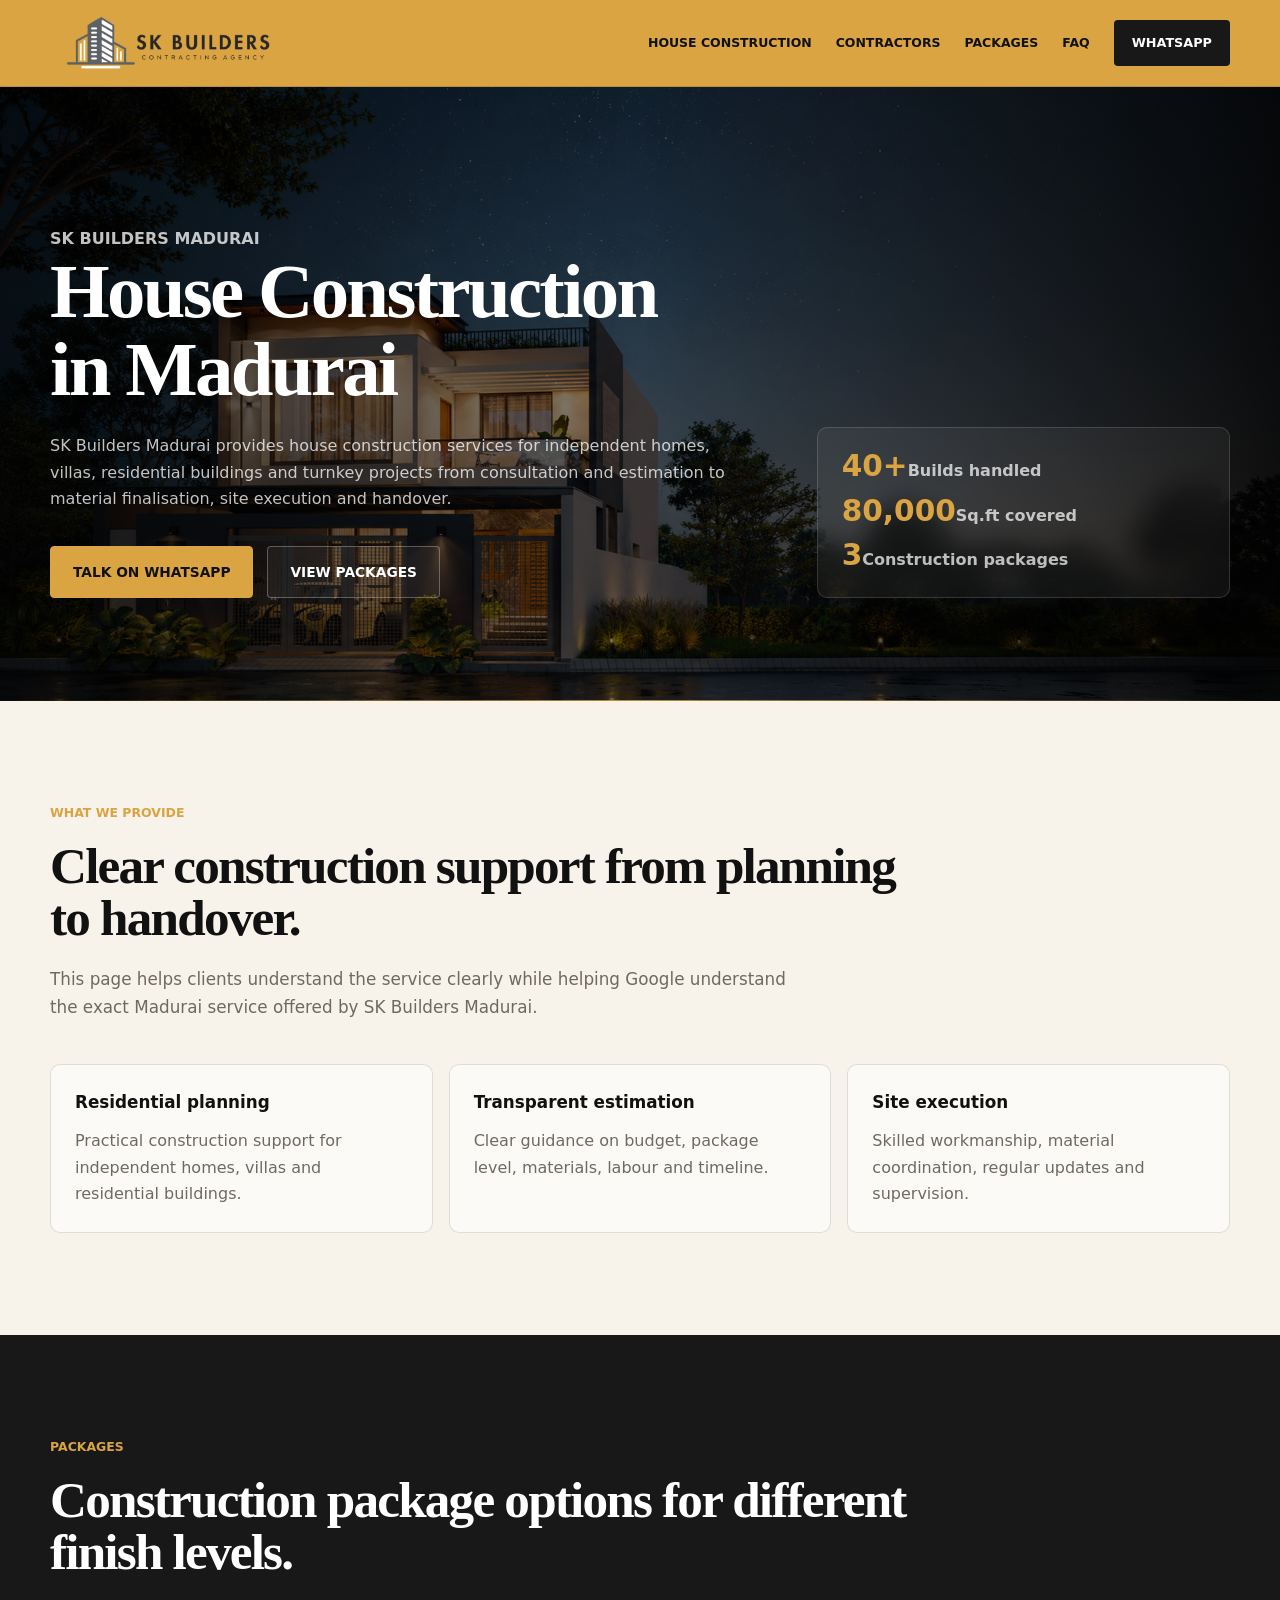
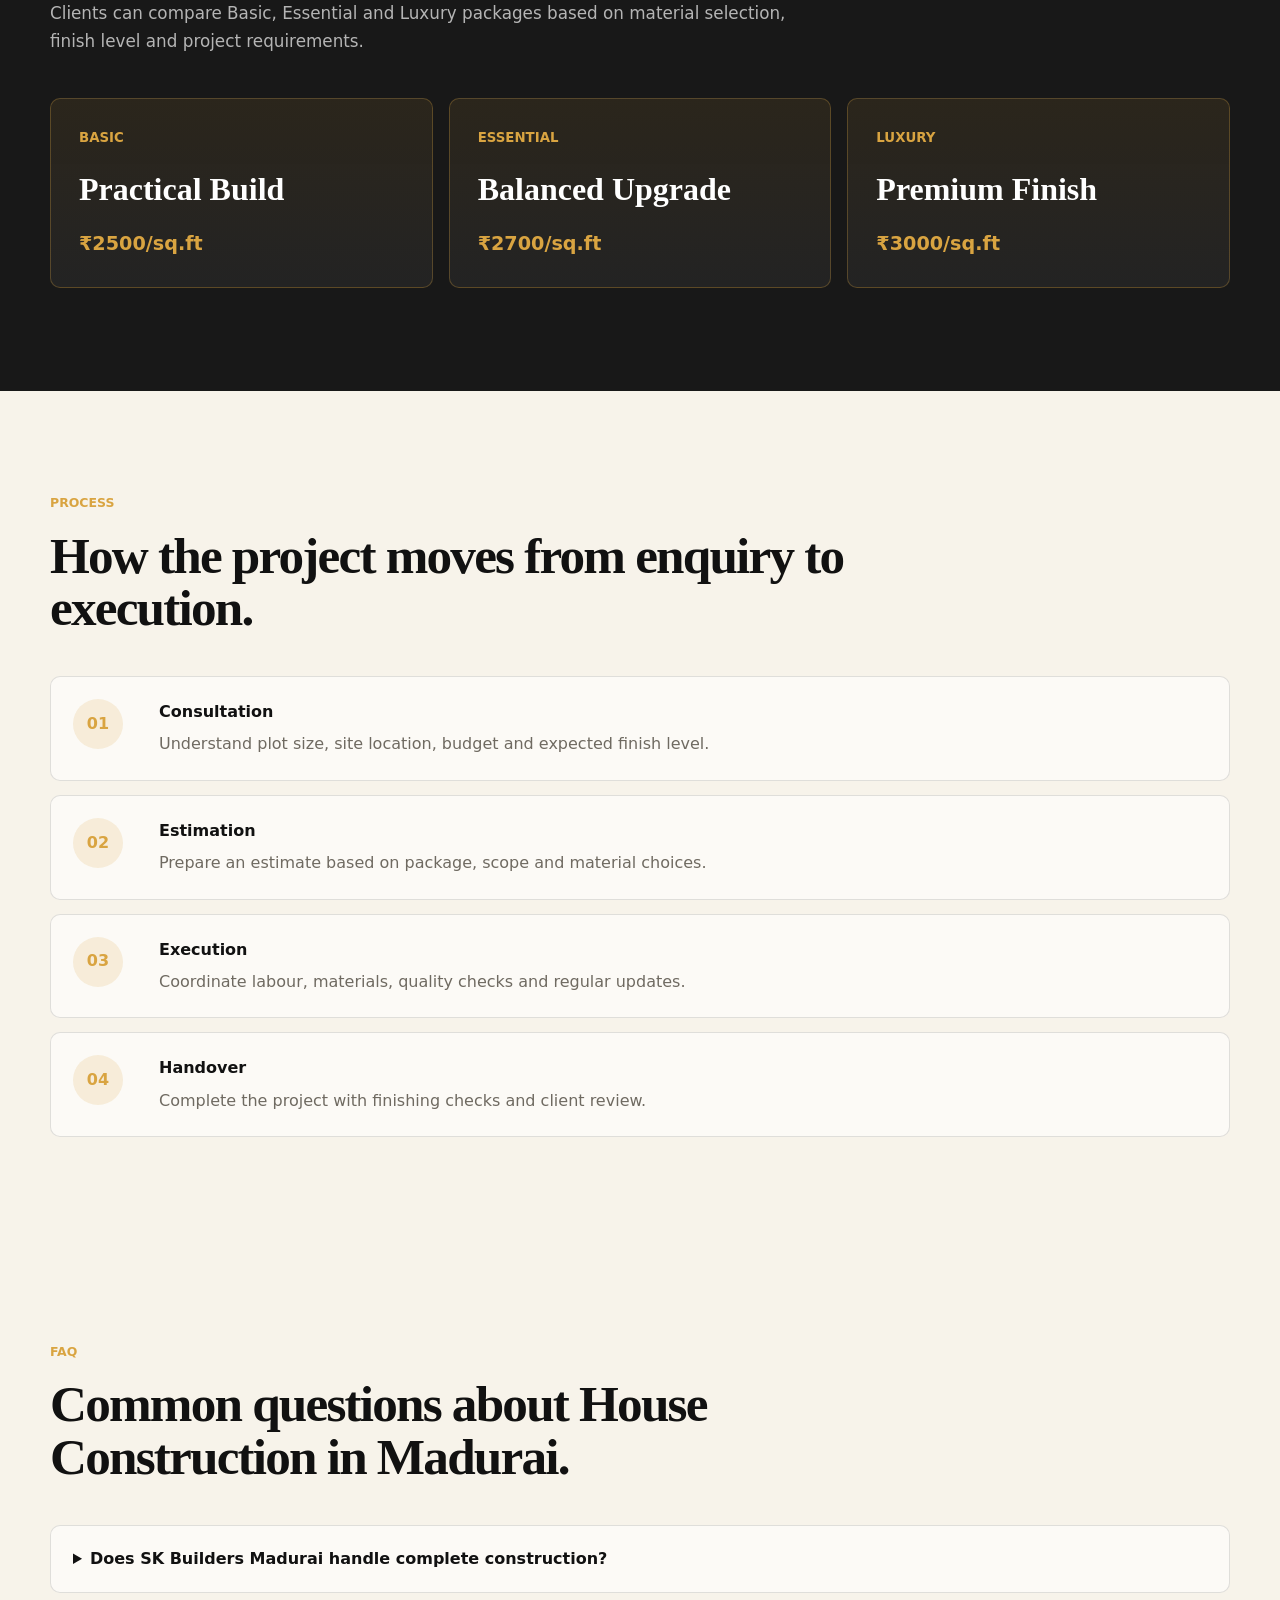
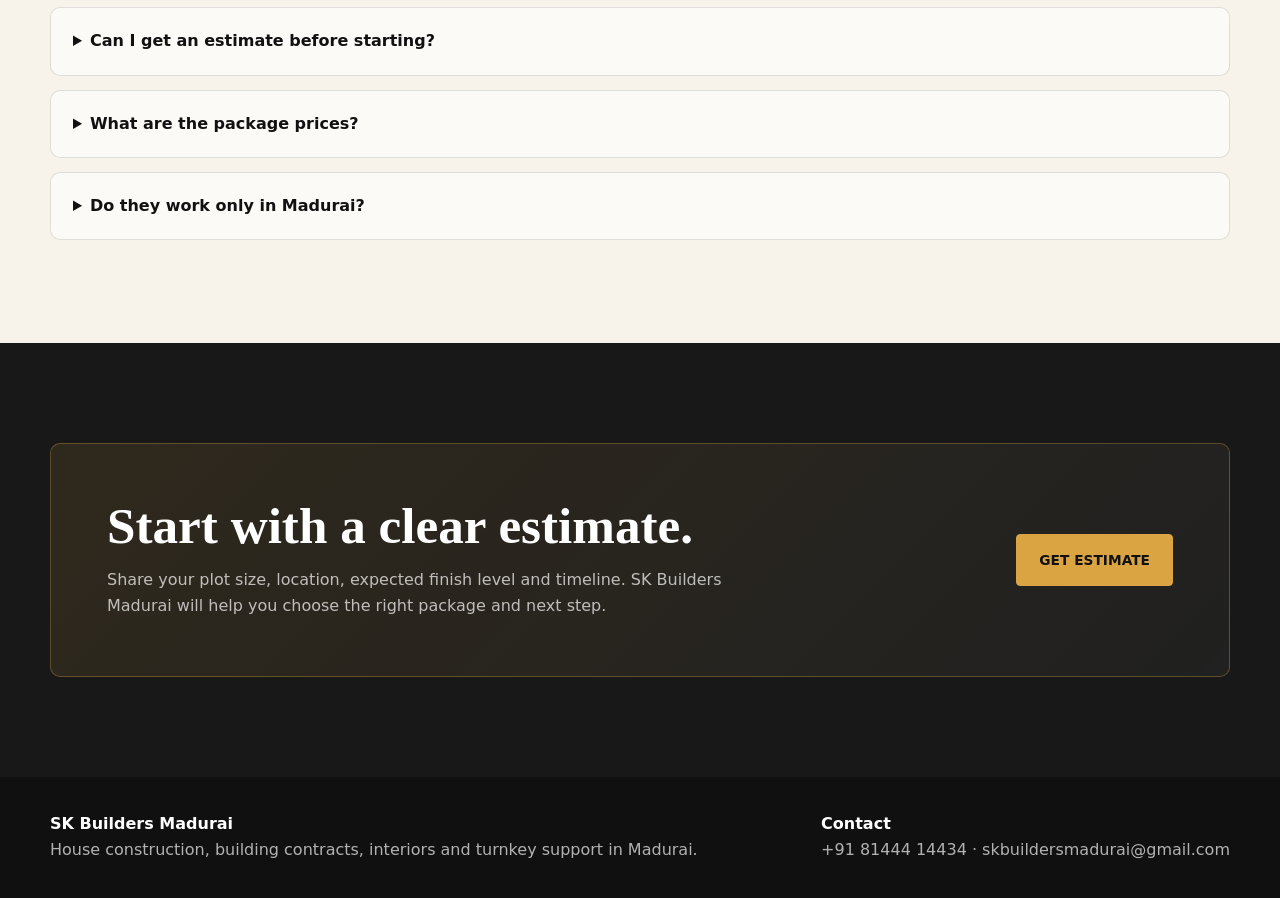
<file: house-construction-madurai.html>
<!doctype html><html lang="en-IN"><head><meta charset="utf-8"><meta name="viewport" content="width=device-width, initial-scale=1"><title>House Construction in Madurai | SK Builders Madurai</title><meta name="description" content="SK Builders Madurai provides house construction in Madurai with residential building work, turnkey construction, estimation, site supervision and packages from ₹2500/sq.ft."><link rel="canonical" href="https://www.skbuildersmadurai.in/house-construction-madurai.html"><meta name="robots" content="index, follow, max-image-preview:large"><link rel="stylesheet" href="css/seo-pages.css"><script type="application/ld+json">
{
  "@context": "https://schema.org",
  "@type": "WebPage",
  "@id": "https://www.skbuildersmadurai.in/house-construction-madurai.html#webpage",
  "url": "https://www.skbuildersmadurai.in/house-construction-madurai.html",
  "name": "House Construction in Madurai | SK Builders Madurai",
  "description": "SK Builders Madurai provides house construction in Madurai with residential building work, turnkey construction, estimation, site supervision and packages from ₹2500/sq.ft.",
  "isPartOf": {
    "@type": "WebSite",
    "name": "SK Builders Madurai",
    "url": "https://www.skbuildersmadurai.in/"
  },
  "about": {
    "@type": "GeneralContractor",
    "@id": "https://www.skbuildersmadurai.in/#business",
    "name": "SK Builders Madurai",
    "url": "https://www.skbuildersmadurai.in/",
    "telephone": "+91 81444 14434",
    "email": "skbuildersmadurai@gmail.com",
    "address": {
      "@type": "PostalAddress",
      "addressLocality": "Madurai",
      "addressRegion": "Tamil Nadu",
      "addressCountry": "IN"
    }
  },
  "mainEntity": {
    "@type": "Service",
    "name": "House Construction in Madurai",
    "provider": {
      "@id": "https://www.skbuildersmadurai.in/#business"
    },
    "areaServed": "Madurai, Tamil Nadu",
    "description": "SK Builders Madurai provides house construction in Madurai with residential building work, turnkey construction, estimation, site supervision and packages from ₹2500/sq.ft."
  }
}
</script></head><body><header class="seo-header"><div class="seo-header-inner container"><a class="seo-brand" href="index.html"><img src="assets/logo.png" alt="SK Builders Madurai logo"></a><nav class="seo-nav"><a href="house-construction-madurai.html">House Construction</a><a href="building-contractors-madurai.html">Contractors</a><a href="construction-packages-madurai.html">Packages</a><a href="faq.html">FAQ</a></nav><a class="seo-cta" href="https://wa.me/918144414434?text=Hi%20SK%20Builders%20Madurai%2C%20I%20want%20to%20discuss%20a%20construction%20project.">WhatsApp</a></div></header><main><section class="seo-hero"><div class="seo-hero-grid container"><div><p class="kicker">SK Builders Madurai</p><h1>House Construction in Madurai</h1><p>SK Builders Madurai provides house construction services for independent homes, villas, residential buildings and turnkey projects from consultation and estimation to material finalisation, site execution and handover.</p><div class="action-row"><a class="btn btn-primary" href="https://wa.me/918144414434?text=Hi%20SK%20Builders%20Madurai%2C%20I%20want%20to%20discuss%20House%20Construction%20in%20Madurai.">Talk on WhatsApp</a><a class="btn btn-secondary" href="construction-packages-madurai.html">View Packages</a></div></div><aside class="hero-facts"><div><strong>40+</strong><span>Builds handled</span></div><div><strong>80,000</strong><span>Sq.ft covered</span></div><div><strong>3</strong><span>Construction packages</span></div></aside></div></section><section class="section"><div class="container"><p class="section-label">What We Provide</p><h2 class="section-title">Clear construction support from planning to handover.</h2><p class="section-intro">This page helps clients understand the service clearly while helping Google understand the exact Madurai service offered by SK Builders Madurai.</p><div class="card-grid"><article class="info-card"><h3>Residential planning</h3><p>Practical construction support for independent homes, villas and residential buildings.</p></article><article class="info-card"><h3>Transparent estimation</h3><p>Clear guidance on budget, package level, materials, labour and timeline.</p></article><article class="info-card"><h3>Site execution</h3><p>Skilled workmanship, material coordination, regular updates and supervision.</p></article></div></div></section><section class="section dark-section"><div class="container"><p class="section-label">Packages</p><h2 class="section-title">Construction package options for different finish levels.</h2><p class="section-intro">Clients can compare Basic, Essential and Luxury packages based on material selection, finish level and project requirements.</p><div class="package-strip"><article class="package-mini"><small>Basic</small><h3>Practical Build</h3><strong>₹2500/sq.ft</strong></article><article class="package-mini"><small>Essential</small><h3>Balanced Upgrade</h3><strong>₹2700/sq.ft</strong></article><article class="package-mini"><small>Luxury</small><h3>Premium Finish</h3><strong>₹3000/sq.ft</strong></article></div></div></section><section class="section"><div class="container"><p class="section-label">Process</p><h2 class="section-title">How the project moves from enquiry to execution.</h2><div class="process-list"><article class="process-step"><div><h3>Consultation</h3><p>Understand plot size, site location, budget and expected finish level.</p></div></article><article class="process-step"><div><h3>Estimation</h3><p>Prepare an estimate based on package, scope and material choices.</p></div></article><article class="process-step"><div><h3>Execution</h3><p>Coordinate labour, materials, quality checks and regular updates.</p></div></article><article class="process-step"><div><h3>Handover</h3><p>Complete the project with finishing checks and client review.</p></div></article></div></div></section><section class="section"><div class="container"><p class="section-label">FAQ</p><h2 class="section-title">Common questions about House Construction in Madurai.</h2><div class="faq-list"><details><summary>Does SK Builders Madurai handle complete construction?</summary><p>Yes. SK Builders Madurai supports residential construction, commercial construction, turnkey projects, material coordination, labour work and site supervision.</p></details><details><summary>Can I get an estimate before starting?</summary><p>Yes. Share plot size, location, preferred finish level and scope to get clearer construction guidance.</p></details><details><summary>What are the package prices?</summary><p>Basic is ₹2500/sq.ft, Essential is ₹2700/sq.ft and Luxury is ₹3000/sq.ft. Final cost depends on scope and specifications.</p></details><details><summary>Do they work only in Madurai?</summary><p>SK Builders Madurai primarily serves Madurai and nearby areas in Tamil Nadu.</p></details></div></div></section><section class="final-cta"><div class="container final-cta-inner"><div><h2>Start with a clear estimate.</h2><p>Share your plot size, location, expected finish level and timeline. SK Builders Madurai will help you choose the right package and next step.</p></div><a class="btn btn-primary" href="https://wa.me/918144414434?text=Hi%20SK%20Builders%20Madurai%2C%20I%20need%20a%20construction%20estimate.">Get Estimate</a></div></section></main><footer class="seo-footer"><div class="seo-footer-inner container"><div><strong>SK Builders Madurai</strong><br>House construction, building contracts, interiors and turnkey support in Madurai.</div><div><strong>Contact</strong><br><a href="tel:+918144414434">+91 81444 14434</a> · <a href="mailto:skbuildersmadurai@gmail.com">skbuildersmadurai@gmail.com</a></div></div></footer></body></html>
</file>
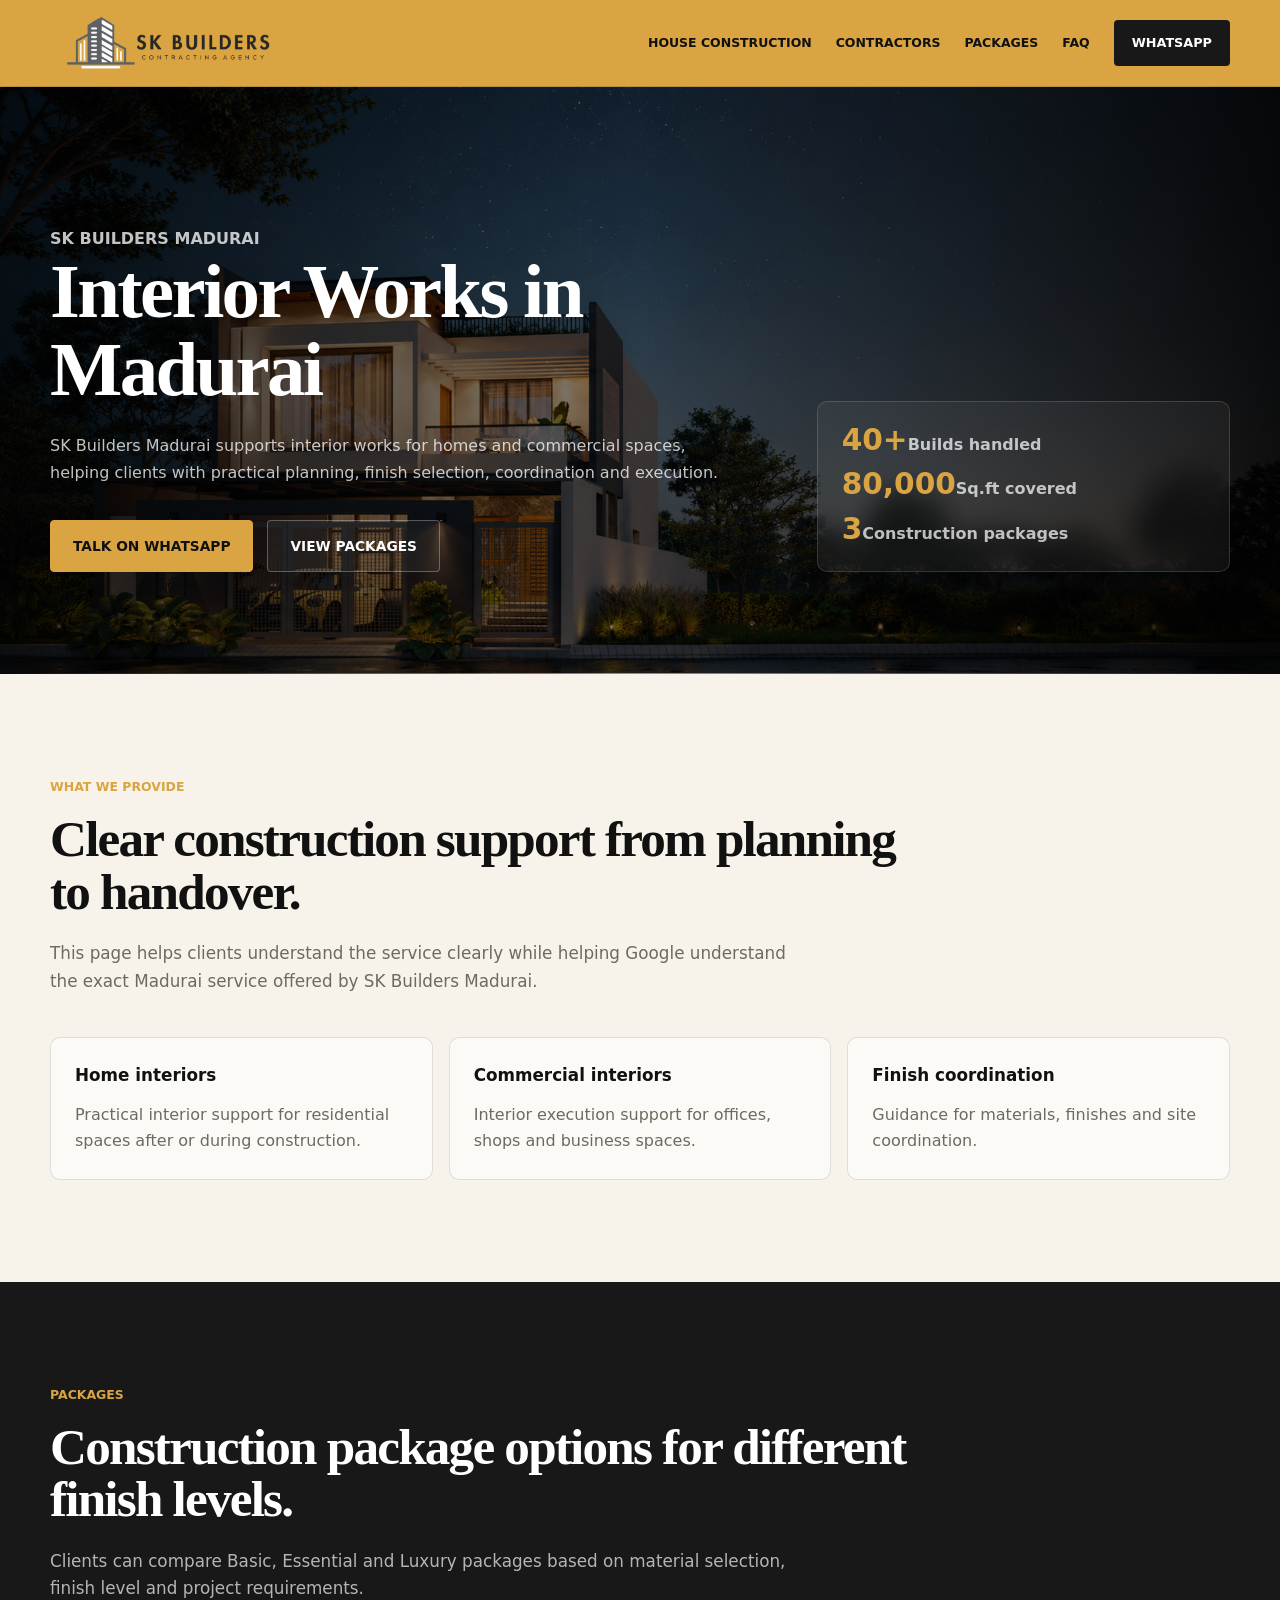
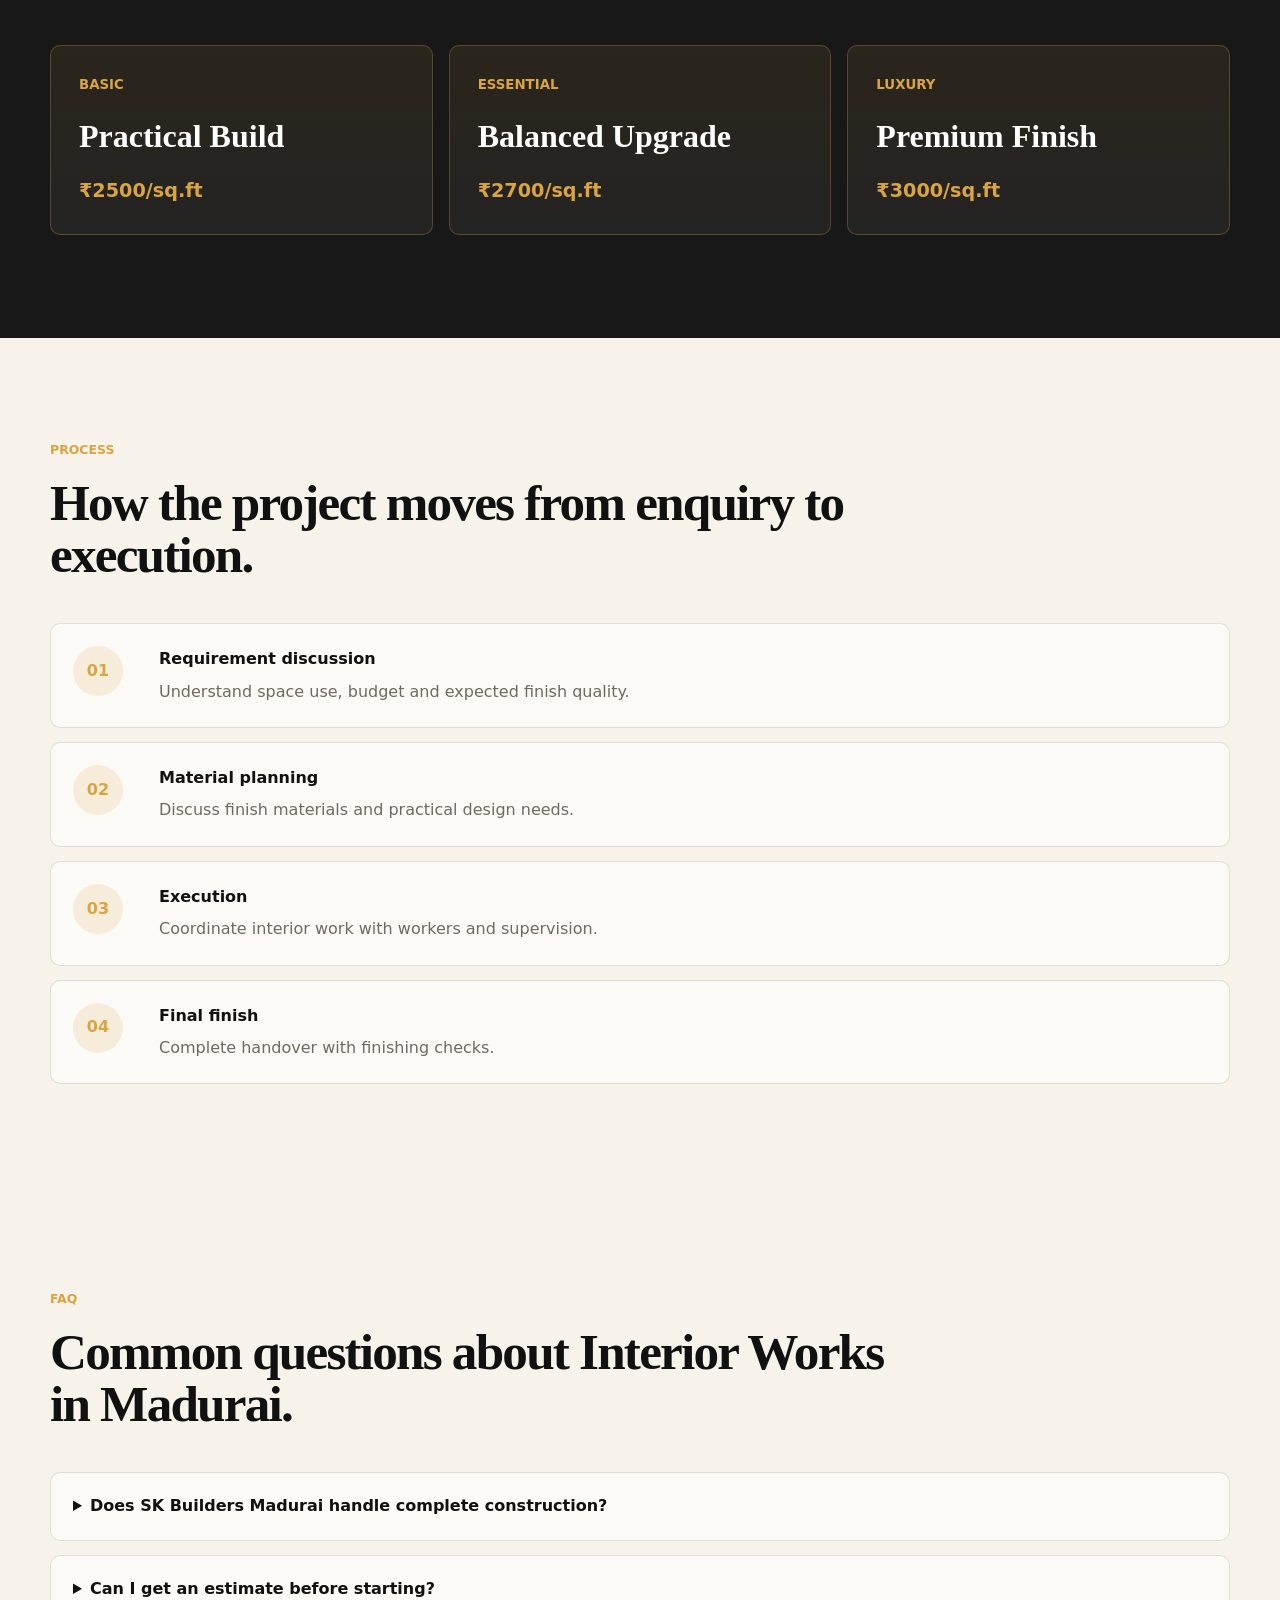
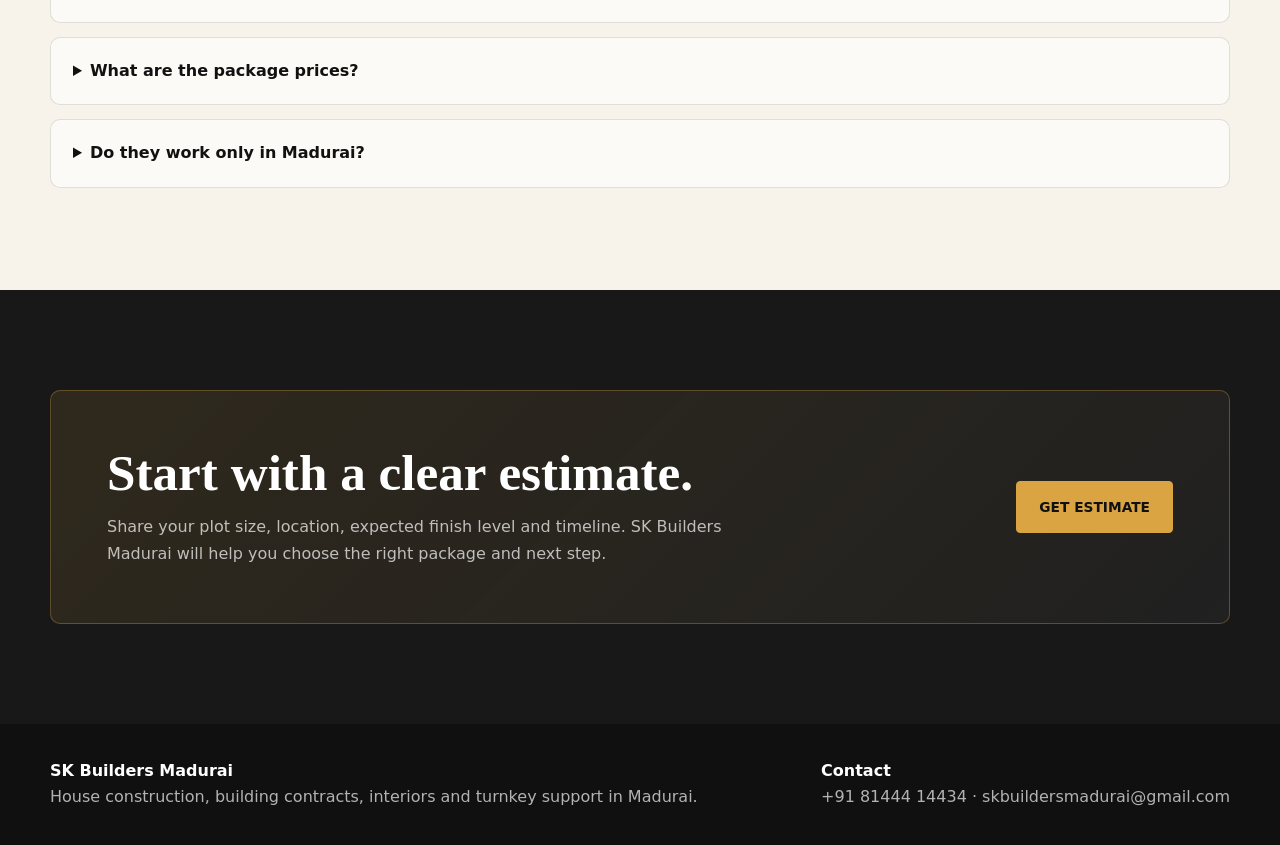
<file: interior-works-madurai.html>
<!doctype html><html lang="en-IN"><head><meta charset="utf-8"><meta name="viewport" content="width=device-width, initial-scale=1"><title>Interior Works in Madurai | SK Builders Madurai</title><meta name="description" content="SK Builders Madurai provides interior works in Madurai for residential and commercial spaces with practical design guidance and finish coordination."><link rel="canonical" href="https://www.skbuildersmadurai.in/interior-works-madurai.html"><meta name="robots" content="index, follow, max-image-preview:large"><link rel="stylesheet" href="css/seo-pages.css"><script type="application/ld+json">
{
  "@context": "https://schema.org",
  "@type": "WebPage",
  "@id": "https://www.skbuildersmadurai.in/interior-works-madurai.html#webpage",
  "url": "https://www.skbuildersmadurai.in/interior-works-madurai.html",
  "name": "Interior Works in Madurai | SK Builders Madurai",
  "description": "SK Builders Madurai provides interior works in Madurai for residential and commercial spaces with practical design guidance and finish coordination.",
  "isPartOf": {
    "@type": "WebSite",
    "name": "SK Builders Madurai",
    "url": "https://www.skbuildersmadurai.in/"
  },
  "about": {
    "@type": "GeneralContractor",
    "@id": "https://www.skbuildersmadurai.in/#business",
    "name": "SK Builders Madurai",
    "url": "https://www.skbuildersmadurai.in/",
    "telephone": "+91 81444 14434",
    "email": "skbuildersmadurai@gmail.com",
    "address": {
      "@type": "PostalAddress",
      "addressLocality": "Madurai",
      "addressRegion": "Tamil Nadu",
      "addressCountry": "IN"
    }
  },
  "mainEntity": {
    "@type": "Service",
    "name": "Interior Works in Madurai",
    "provider": {
      "@id": "https://www.skbuildersmadurai.in/#business"
    },
    "areaServed": "Madurai, Tamil Nadu",
    "description": "SK Builders Madurai provides interior works in Madurai for residential and commercial spaces with practical design guidance and finish coordination."
  }
}
</script></head><body><header class="seo-header"><div class="seo-header-inner container"><a class="seo-brand" href="index.html"><img src="assets/logo.png" alt="SK Builders Madurai logo"></a><nav class="seo-nav"><a href="house-construction-madurai.html">House Construction</a><a href="building-contractors-madurai.html">Contractors</a><a href="construction-packages-madurai.html">Packages</a><a href="faq.html">FAQ</a></nav><a class="seo-cta" href="https://wa.me/918144414434?text=Hi%20SK%20Builders%20Madurai%2C%20I%20want%20to%20discuss%20a%20construction%20project.">WhatsApp</a></div></header><main><section class="seo-hero"><div class="seo-hero-grid container"><div><p class="kicker">SK Builders Madurai</p><h1>Interior Works in Madurai</h1><p>SK Builders Madurai supports interior works for homes and commercial spaces, helping clients with practical planning, finish selection, coordination and execution.</p><div class="action-row"><a class="btn btn-primary" href="https://wa.me/918144414434?text=Hi%20SK%20Builders%20Madurai%2C%20I%20want%20to%20discuss%20Interior%20Works%20in%20Madurai.">Talk on WhatsApp</a><a class="btn btn-secondary" href="construction-packages-madurai.html">View Packages</a></div></div><aside class="hero-facts"><div><strong>40+</strong><span>Builds handled</span></div><div><strong>80,000</strong><span>Sq.ft covered</span></div><div><strong>3</strong><span>Construction packages</span></div></aside></div></section><section class="section"><div class="container"><p class="section-label">What We Provide</p><h2 class="section-title">Clear construction support from planning to handover.</h2><p class="section-intro">This page helps clients understand the service clearly while helping Google understand the exact Madurai service offered by SK Builders Madurai.</p><div class="card-grid"><article class="info-card"><h3>Home interiors</h3><p>Practical interior support for residential spaces after or during construction.</p></article><article class="info-card"><h3>Commercial interiors</h3><p>Interior execution support for offices, shops and business spaces.</p></article><article class="info-card"><h3>Finish coordination</h3><p>Guidance for materials, finishes and site coordination.</p></article></div></div></section><section class="section dark-section"><div class="container"><p class="section-label">Packages</p><h2 class="section-title">Construction package options for different finish levels.</h2><p class="section-intro">Clients can compare Basic, Essential and Luxury packages based on material selection, finish level and project requirements.</p><div class="package-strip"><article class="package-mini"><small>Basic</small><h3>Practical Build</h3><strong>₹2500/sq.ft</strong></article><article class="package-mini"><small>Essential</small><h3>Balanced Upgrade</h3><strong>₹2700/sq.ft</strong></article><article class="package-mini"><small>Luxury</small><h3>Premium Finish</h3><strong>₹3000/sq.ft</strong></article></div></div></section><section class="section"><div class="container"><p class="section-label">Process</p><h2 class="section-title">How the project moves from enquiry to execution.</h2><div class="process-list"><article class="process-step"><div><h3>Requirement discussion</h3><p>Understand space use, budget and expected finish quality.</p></div></article><article class="process-step"><div><h3>Material planning</h3><p>Discuss finish materials and practical design needs.</p></div></article><article class="process-step"><div><h3>Execution</h3><p>Coordinate interior work with workers and supervision.</p></div></article><article class="process-step"><div><h3>Final finish</h3><p>Complete handover with finishing checks.</p></div></article></div></div></section><section class="section"><div class="container"><p class="section-label">FAQ</p><h2 class="section-title">Common questions about Interior Works in Madurai.</h2><div class="faq-list"><details><summary>Does SK Builders Madurai handle complete construction?</summary><p>Yes. SK Builders Madurai supports residential construction, commercial construction, turnkey projects, material coordination, labour work and site supervision.</p></details><details><summary>Can I get an estimate before starting?</summary><p>Yes. Share plot size, location, preferred finish level and scope to get clearer construction guidance.</p></details><details><summary>What are the package prices?</summary><p>Basic is ₹2500/sq.ft, Essential is ₹2700/sq.ft and Luxury is ₹3000/sq.ft. Final cost depends on scope and specifications.</p></details><details><summary>Do they work only in Madurai?</summary><p>SK Builders Madurai primarily serves Madurai and nearby areas in Tamil Nadu.</p></details></div></div></section><section class="final-cta"><div class="container final-cta-inner"><div><h2>Start with a clear estimate.</h2><p>Share your plot size, location, expected finish level and timeline. SK Builders Madurai will help you choose the right package and next step.</p></div><a class="btn btn-primary" href="https://wa.me/918144414434?text=Hi%20SK%20Builders%20Madurai%2C%20I%20need%20a%20construction%20estimate.">Get Estimate</a></div></section></main><footer class="seo-footer"><div class="seo-footer-inner container"><div><strong>SK Builders Madurai</strong><br>House construction, building contracts, interiors and turnkey support in Madurai.</div><div><strong>Contact</strong><br><a href="tel:+918144414434">+91 81444 14434</a> · <a href="mailto:skbuildersmadurai@gmail.com">skbuildersmadurai@gmail.com</a></div></div></footer></body></html>
</file>
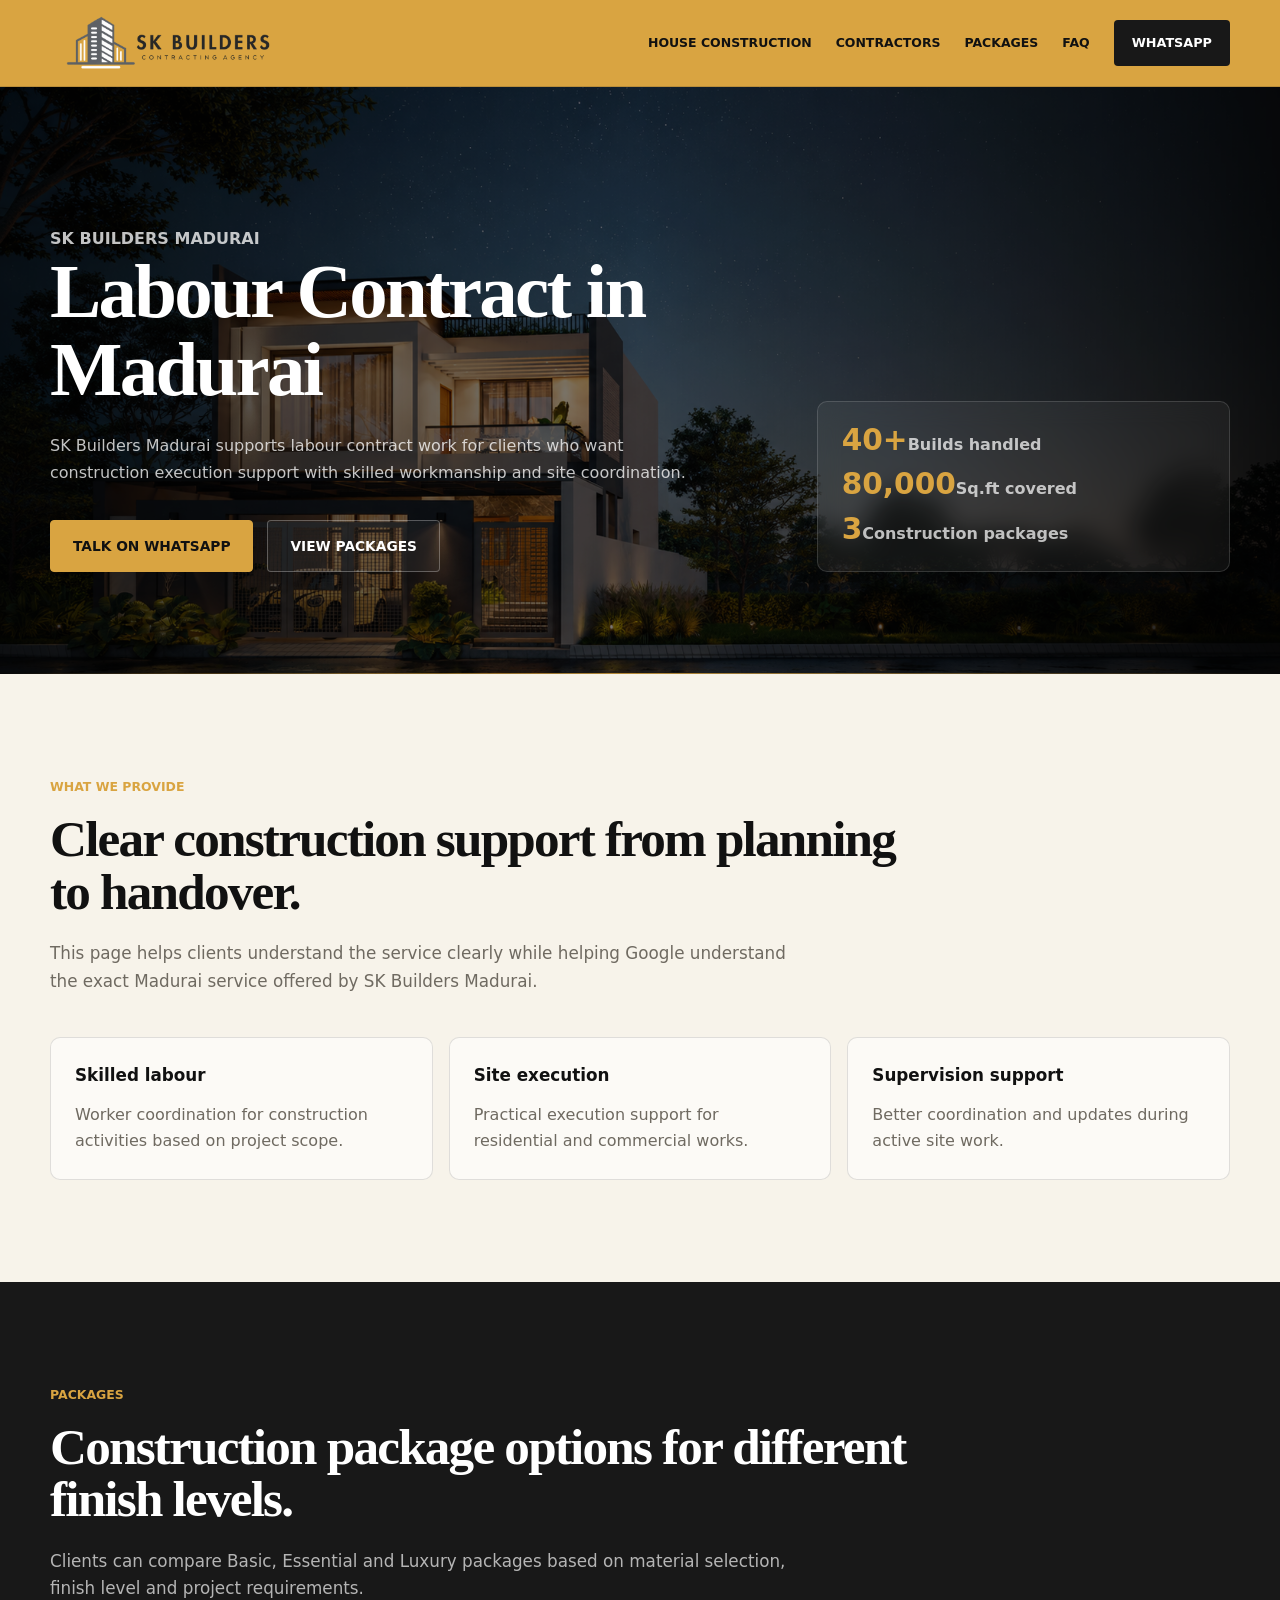
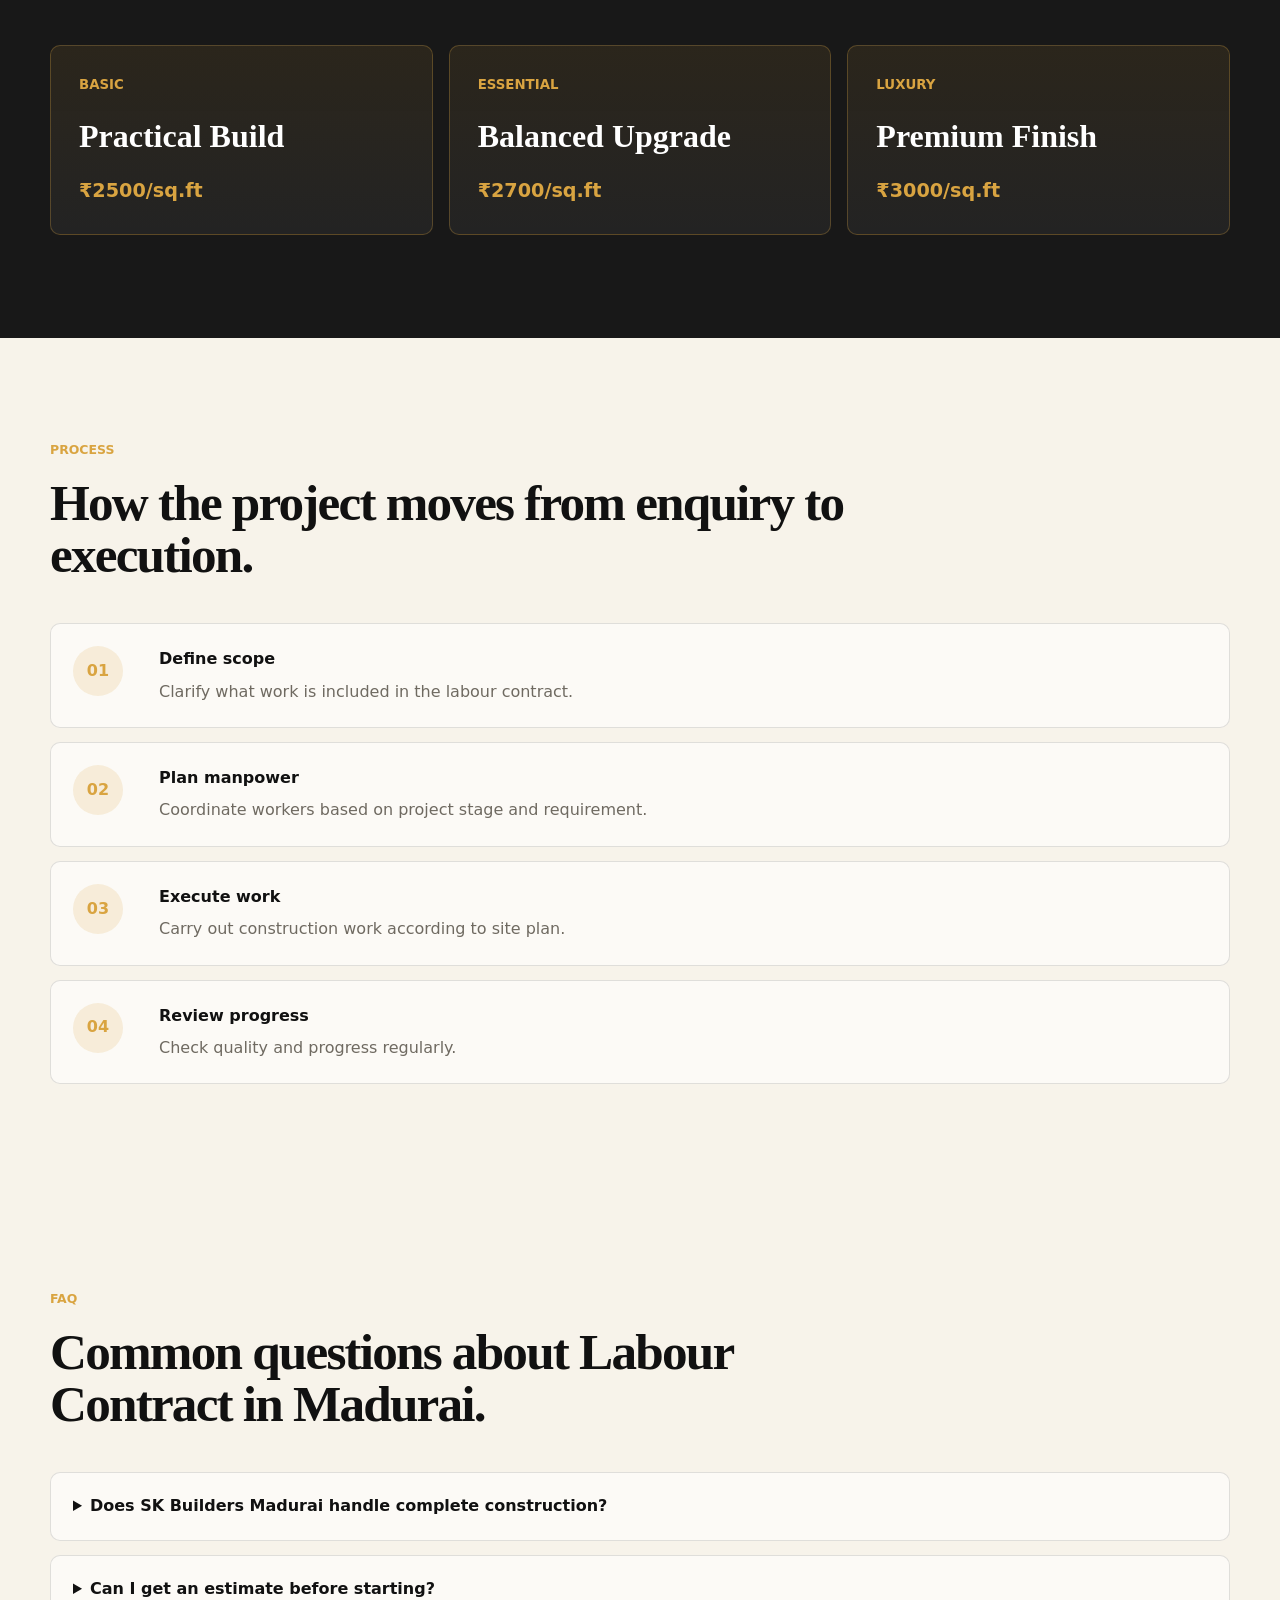
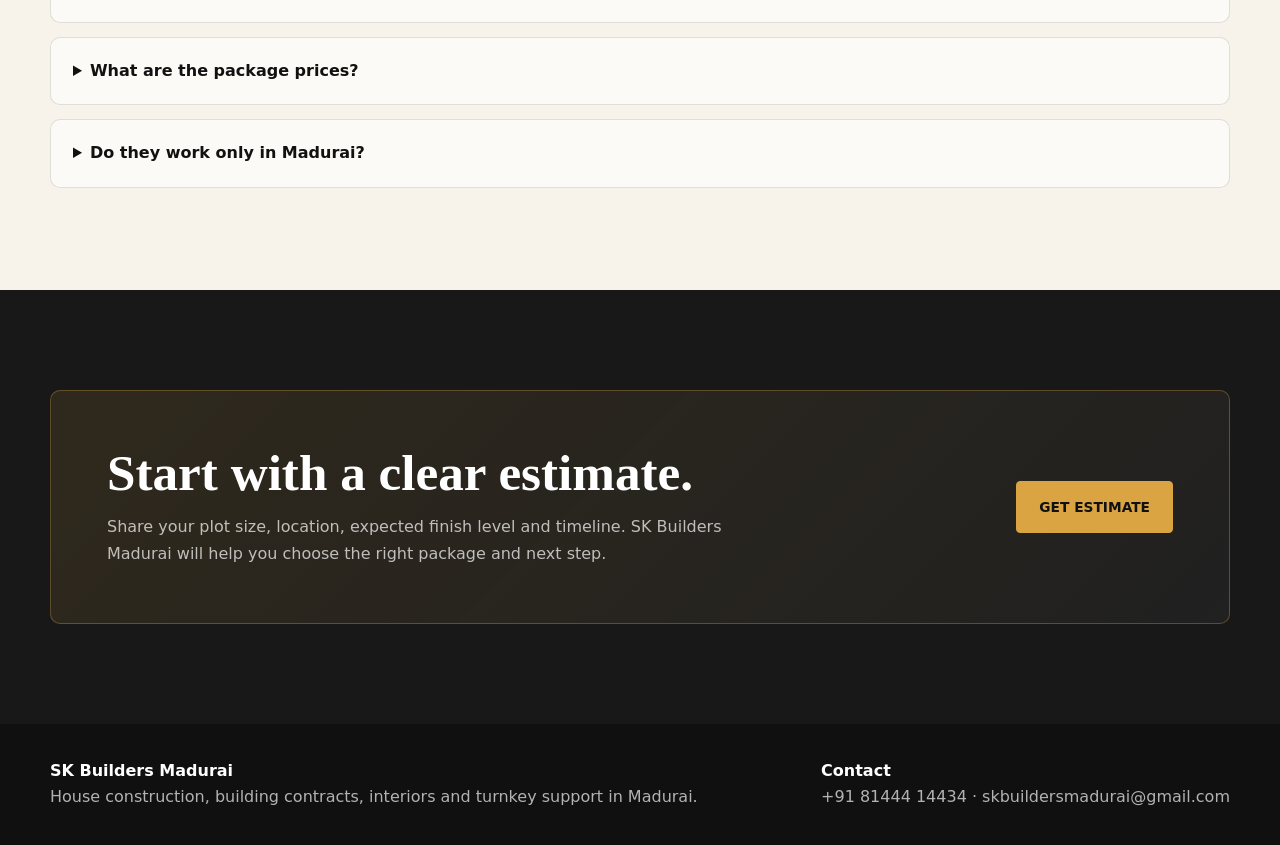
<file: labour-contract-madurai.html>
<!doctype html><html lang="en-IN"><head><meta charset="utf-8"><meta name="viewport" content="width=device-width, initial-scale=1"><title>Labour Contract in Madurai | SK Builders Madurai</title><meta name="description" content="SK Builders Madurai provides labour contract services in Madurai for clients who want skilled workmanship, site execution and supervision support."><link rel="canonical" href="https://www.skbuildersmadurai.in/labour-contract-madurai.html"><meta name="robots" content="index, follow, max-image-preview:large"><link rel="stylesheet" href="css/seo-pages.css"><script type="application/ld+json">
{
  "@context": "https://schema.org",
  "@type": "WebPage",
  "@id": "https://www.skbuildersmadurai.in/labour-contract-madurai.html#webpage",
  "url": "https://www.skbuildersmadurai.in/labour-contract-madurai.html",
  "name": "Labour Contract in Madurai | SK Builders Madurai",
  "description": "SK Builders Madurai provides labour contract services in Madurai for clients who want skilled workmanship, site execution and supervision support.",
  "isPartOf": {
    "@type": "WebSite",
    "name": "SK Builders Madurai",
    "url": "https://www.skbuildersmadurai.in/"
  },
  "about": {
    "@type": "GeneralContractor",
    "@id": "https://www.skbuildersmadurai.in/#business",
    "name": "SK Builders Madurai",
    "url": "https://www.skbuildersmadurai.in/",
    "telephone": "+91 81444 14434",
    "email": "skbuildersmadurai@gmail.com",
    "address": {
      "@type": "PostalAddress",
      "addressLocality": "Madurai",
      "addressRegion": "Tamil Nadu",
      "addressCountry": "IN"
    }
  },
  "mainEntity": {
    "@type": "Service",
    "name": "Labour Contract in Madurai",
    "provider": {
      "@id": "https://www.skbuildersmadurai.in/#business"
    },
    "areaServed": "Madurai, Tamil Nadu",
    "description": "SK Builders Madurai provides labour contract services in Madurai for clients who want skilled workmanship, site execution and supervision support."
  }
}
</script></head><body><header class="seo-header"><div class="seo-header-inner container"><a class="seo-brand" href="index.html"><img src="assets/logo.png" alt="SK Builders Madurai logo"></a><nav class="seo-nav"><a href="house-construction-madurai.html">House Construction</a><a href="building-contractors-madurai.html">Contractors</a><a href="construction-packages-madurai.html">Packages</a><a href="faq.html">FAQ</a></nav><a class="seo-cta" href="https://wa.me/918144414434?text=Hi%20SK%20Builders%20Madurai%2C%20I%20want%20to%20discuss%20a%20construction%20project.">WhatsApp</a></div></header><main><section class="seo-hero"><div class="seo-hero-grid container"><div><p class="kicker">SK Builders Madurai</p><h1>Labour Contract in Madurai</h1><p>SK Builders Madurai supports labour contract work for clients who want construction execution support with skilled workmanship and site coordination.</p><div class="action-row"><a class="btn btn-primary" href="https://wa.me/918144414434?text=Hi%20SK%20Builders%20Madurai%2C%20I%20want%20to%20discuss%20Labour%20Contract%20in%20Madurai.">Talk on WhatsApp</a><a class="btn btn-secondary" href="construction-packages-madurai.html">View Packages</a></div></div><aside class="hero-facts"><div><strong>40+</strong><span>Builds handled</span></div><div><strong>80,000</strong><span>Sq.ft covered</span></div><div><strong>3</strong><span>Construction packages</span></div></aside></div></section><section class="section"><div class="container"><p class="section-label">What We Provide</p><h2 class="section-title">Clear construction support from planning to handover.</h2><p class="section-intro">This page helps clients understand the service clearly while helping Google understand the exact Madurai service offered by SK Builders Madurai.</p><div class="card-grid"><article class="info-card"><h3>Skilled labour</h3><p>Worker coordination for construction activities based on project scope.</p></article><article class="info-card"><h3>Site execution</h3><p>Practical execution support for residential and commercial works.</p></article><article class="info-card"><h3>Supervision support</h3><p>Better coordination and updates during active site work.</p></article></div></div></section><section class="section dark-section"><div class="container"><p class="section-label">Packages</p><h2 class="section-title">Construction package options for different finish levels.</h2><p class="section-intro">Clients can compare Basic, Essential and Luxury packages based on material selection, finish level and project requirements.</p><div class="package-strip"><article class="package-mini"><small>Basic</small><h3>Practical Build</h3><strong>₹2500/sq.ft</strong></article><article class="package-mini"><small>Essential</small><h3>Balanced Upgrade</h3><strong>₹2700/sq.ft</strong></article><article class="package-mini"><small>Luxury</small><h3>Premium Finish</h3><strong>₹3000/sq.ft</strong></article></div></div></section><section class="section"><div class="container"><p class="section-label">Process</p><h2 class="section-title">How the project moves from enquiry to execution.</h2><div class="process-list"><article class="process-step"><div><h3>Define scope</h3><p>Clarify what work is included in the labour contract.</p></div></article><article class="process-step"><div><h3>Plan manpower</h3><p>Coordinate workers based on project stage and requirement.</p></div></article><article class="process-step"><div><h3>Execute work</h3><p>Carry out construction work according to site plan.</p></div></article><article class="process-step"><div><h3>Review progress</h3><p>Check quality and progress regularly.</p></div></article></div></div></section><section class="section"><div class="container"><p class="section-label">FAQ</p><h2 class="section-title">Common questions about Labour Contract in Madurai.</h2><div class="faq-list"><details><summary>Does SK Builders Madurai handle complete construction?</summary><p>Yes. SK Builders Madurai supports residential construction, commercial construction, turnkey projects, material coordination, labour work and site supervision.</p></details><details><summary>Can I get an estimate before starting?</summary><p>Yes. Share plot size, location, preferred finish level and scope to get clearer construction guidance.</p></details><details><summary>What are the package prices?</summary><p>Basic is ₹2500/sq.ft, Essential is ₹2700/sq.ft and Luxury is ₹3000/sq.ft. Final cost depends on scope and specifications.</p></details><details><summary>Do they work only in Madurai?</summary><p>SK Builders Madurai primarily serves Madurai and nearby areas in Tamil Nadu.</p></details></div></div></section><section class="final-cta"><div class="container final-cta-inner"><div><h2>Start with a clear estimate.</h2><p>Share your plot size, location, expected finish level and timeline. SK Builders Madurai will help you choose the right package and next step.</p></div><a class="btn btn-primary" href="https://wa.me/918144414434?text=Hi%20SK%20Builders%20Madurai%2C%20I%20need%20a%20construction%20estimate.">Get Estimate</a></div></section></main><footer class="seo-footer"><div class="seo-footer-inner container"><div><strong>SK Builders Madurai</strong><br>House construction, building contracts, interiors and turnkey support in Madurai.</div><div><strong>Contact</strong><br><a href="tel:+918144414434">+91 81444 14434</a> · <a href="mailto:skbuildersmadurai@gmail.com">skbuildersmadurai@gmail.com</a></div></div></footer></body></html>
</file>
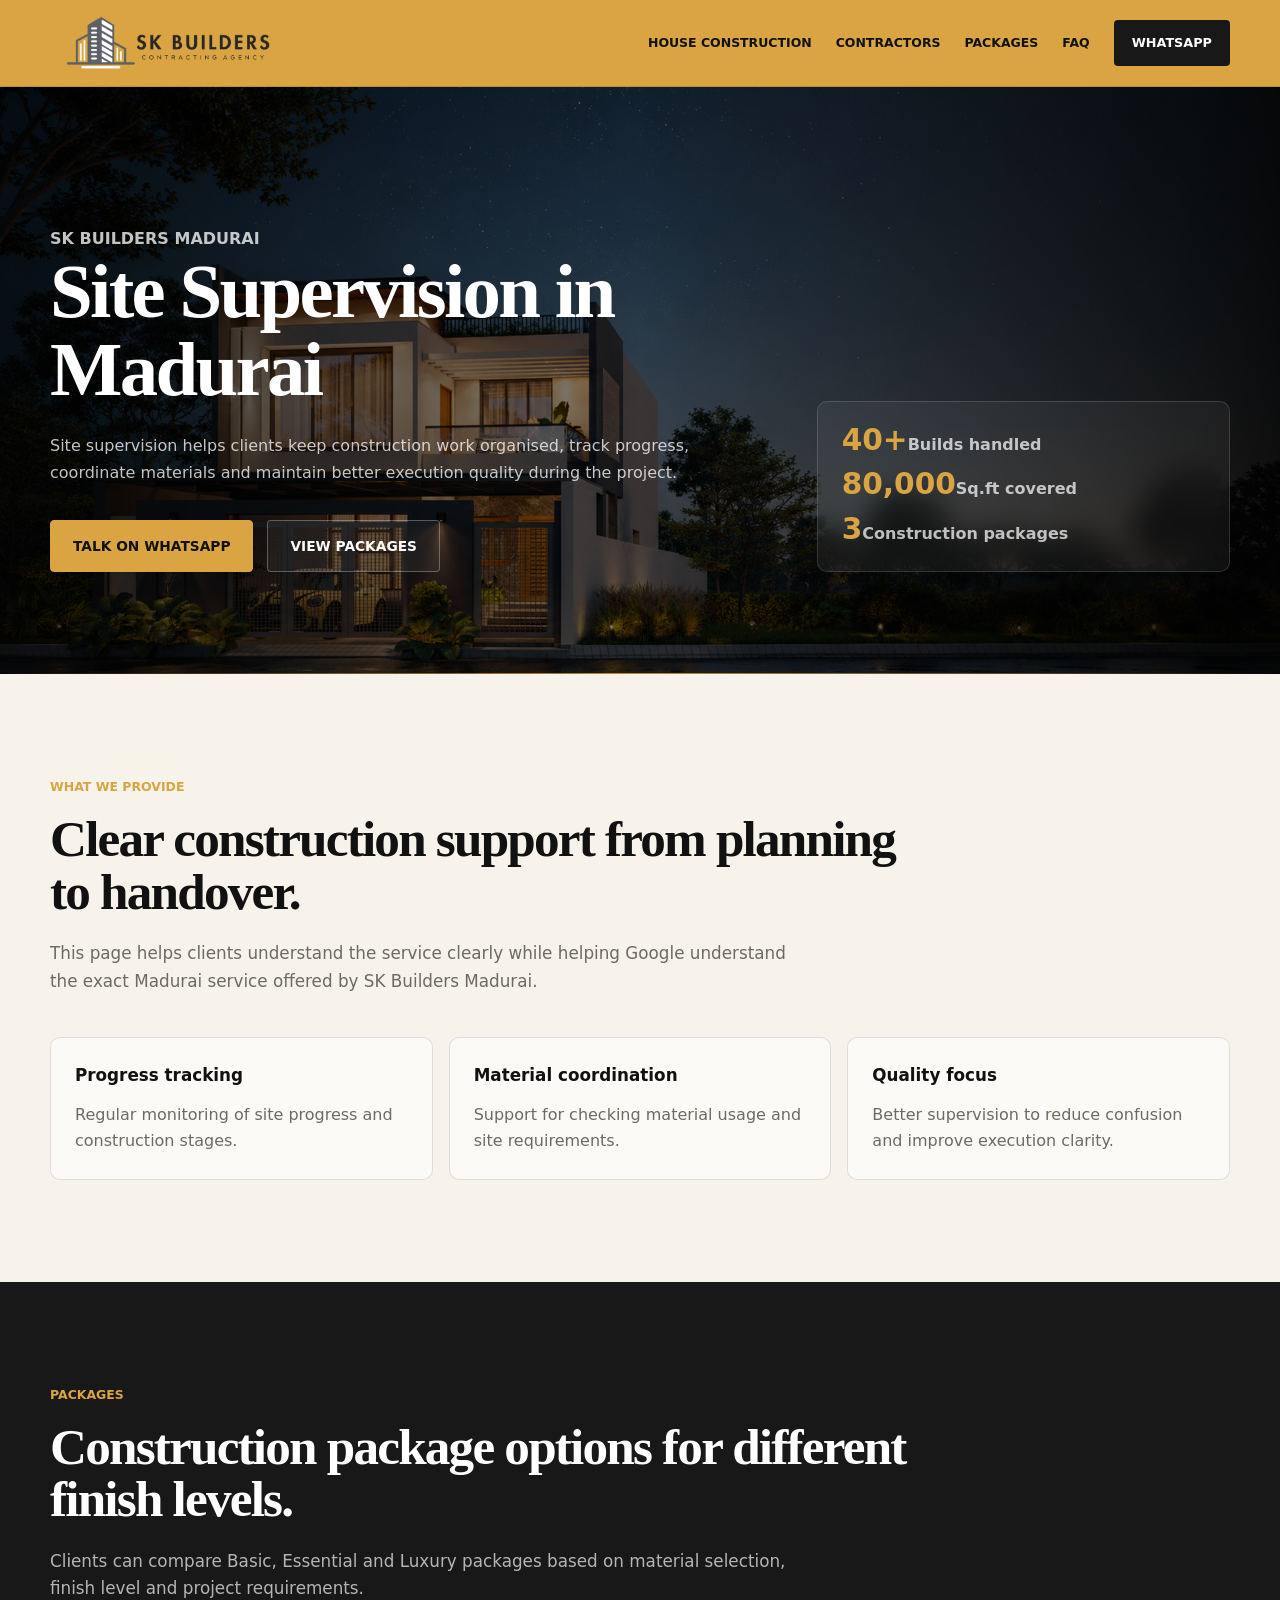
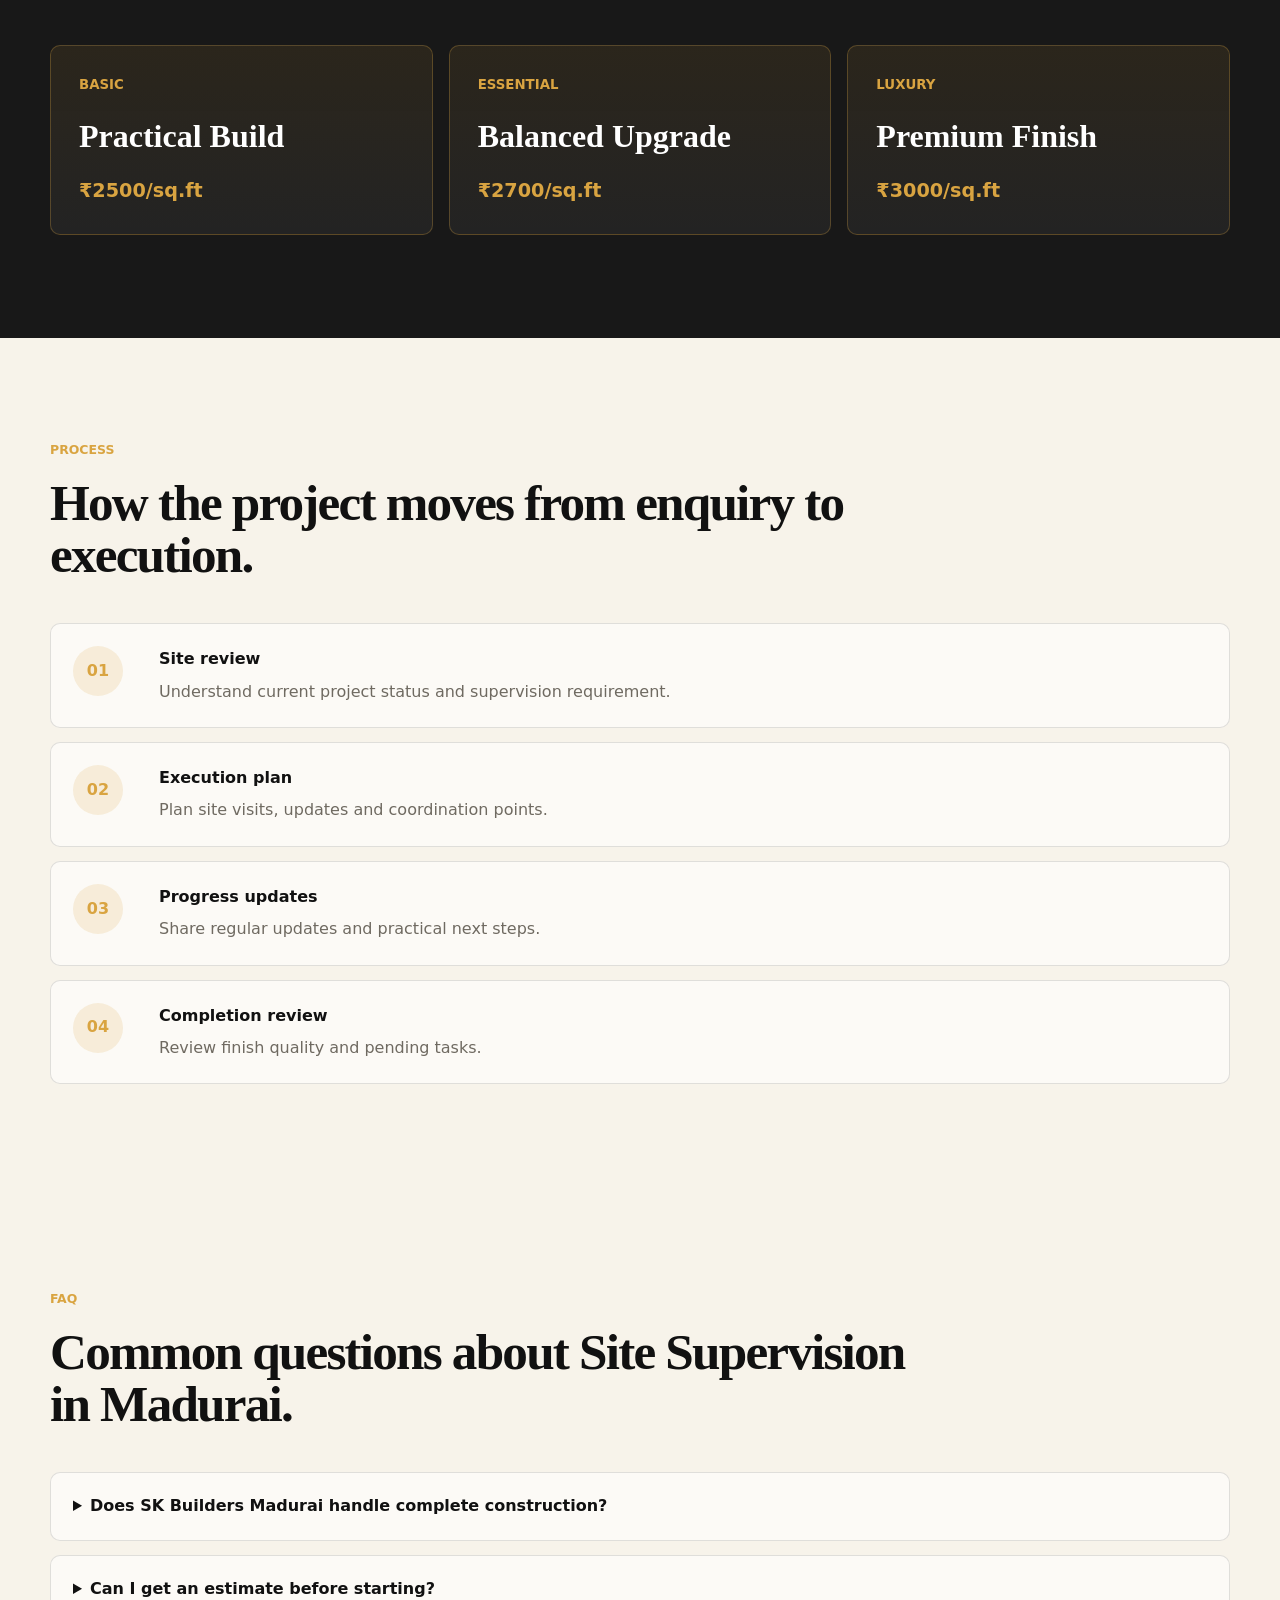
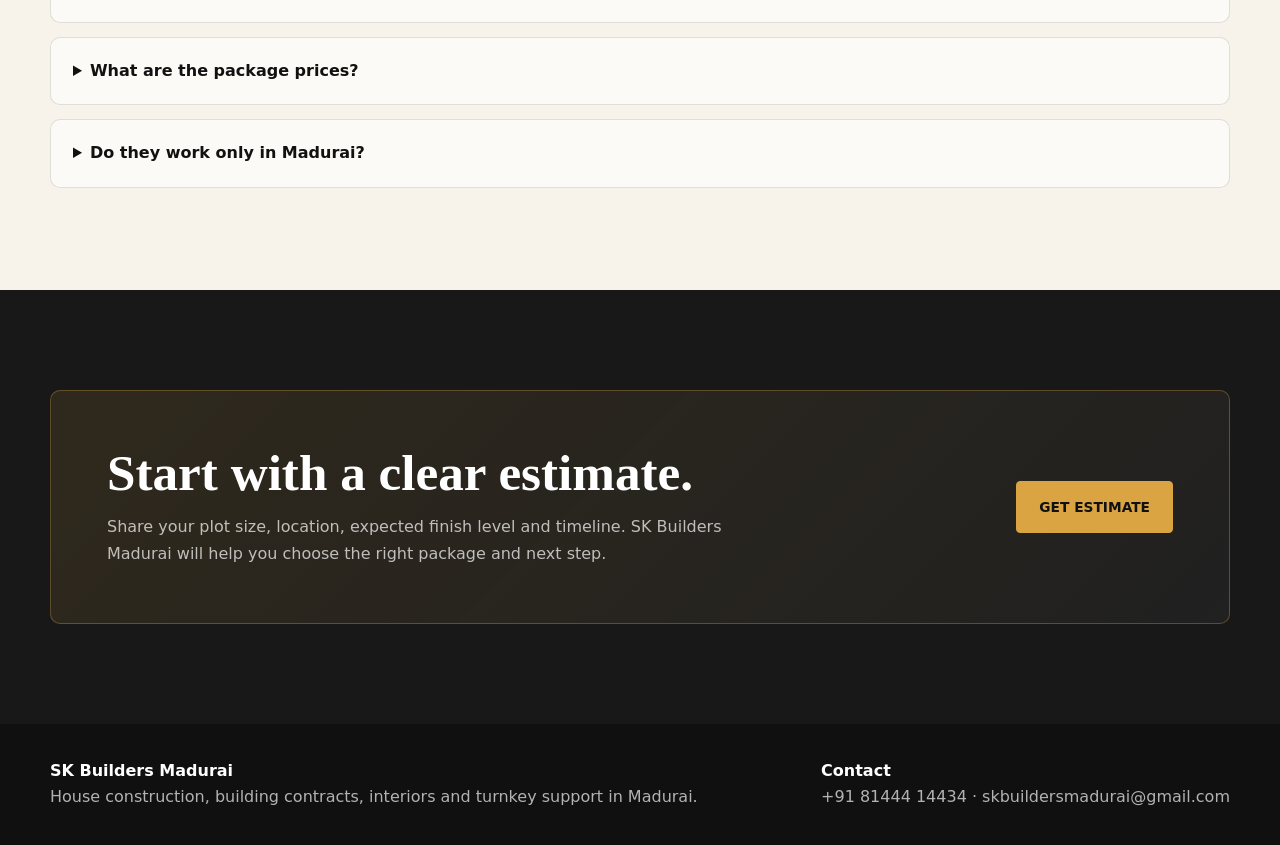
<file: site-supervision-madurai.html>
<!doctype html><html lang="en-IN"><head><meta charset="utf-8"><meta name="viewport" content="width=device-width, initial-scale=1"><title>Site Supervision in Madurai | SK Builders Madurai</title><meta name="description" content="SK Builders Madurai provides site supervision in Madurai for construction projects, helping clients track progress, quality, materials and execution."><link rel="canonical" href="https://www.skbuildersmadurai.in/site-supervision-madurai.html"><meta name="robots" content="index, follow, max-image-preview:large"><link rel="stylesheet" href="css/seo-pages.css"><script type="application/ld+json">
{
  "@context": "https://schema.org",
  "@type": "WebPage",
  "@id": "https://www.skbuildersmadurai.in/site-supervision-madurai.html#webpage",
  "url": "https://www.skbuildersmadurai.in/site-supervision-madurai.html",
  "name": "Site Supervision in Madurai | SK Builders Madurai",
  "description": "SK Builders Madurai provides site supervision in Madurai for construction projects, helping clients track progress, quality, materials and execution.",
  "isPartOf": {
    "@type": "WebSite",
    "name": "SK Builders Madurai",
    "url": "https://www.skbuildersmadurai.in/"
  },
  "about": {
    "@type": "GeneralContractor",
    "@id": "https://www.skbuildersmadurai.in/#business",
    "name": "SK Builders Madurai",
    "url": "https://www.skbuildersmadurai.in/",
    "telephone": "+91 81444 14434",
    "email": "skbuildersmadurai@gmail.com",
    "address": {
      "@type": "PostalAddress",
      "addressLocality": "Madurai",
      "addressRegion": "Tamil Nadu",
      "addressCountry": "IN"
    }
  },
  "mainEntity": {
    "@type": "Service",
    "name": "Site Supervision in Madurai",
    "provider": {
      "@id": "https://www.skbuildersmadurai.in/#business"
    },
    "areaServed": "Madurai, Tamil Nadu",
    "description": "SK Builders Madurai provides site supervision in Madurai for construction projects, helping clients track progress, quality, materials and execution."
  }
}
</script></head><body><header class="seo-header"><div class="seo-header-inner container"><a class="seo-brand" href="index.html"><img src="assets/logo.png" alt="SK Builders Madurai logo"></a><nav class="seo-nav"><a href="house-construction-madurai.html">House Construction</a><a href="building-contractors-madurai.html">Contractors</a><a href="construction-packages-madurai.html">Packages</a><a href="faq.html">FAQ</a></nav><a class="seo-cta" href="https://wa.me/918144414434?text=Hi%20SK%20Builders%20Madurai%2C%20I%20want%20to%20discuss%20a%20construction%20project.">WhatsApp</a></div></header><main><section class="seo-hero"><div class="seo-hero-grid container"><div><p class="kicker">SK Builders Madurai</p><h1>Site Supervision in Madurai</h1><p>Site supervision helps clients keep construction work organised, track progress, coordinate materials and maintain better execution quality during the project.</p><div class="action-row"><a class="btn btn-primary" href="https://wa.me/918144414434?text=Hi%20SK%20Builders%20Madurai%2C%20I%20want%20to%20discuss%20Site%20Supervision%20in%20Madurai.">Talk on WhatsApp</a><a class="btn btn-secondary" href="construction-packages-madurai.html">View Packages</a></div></div><aside class="hero-facts"><div><strong>40+</strong><span>Builds handled</span></div><div><strong>80,000</strong><span>Sq.ft covered</span></div><div><strong>3</strong><span>Construction packages</span></div></aside></div></section><section class="section"><div class="container"><p class="section-label">What We Provide</p><h2 class="section-title">Clear construction support from planning to handover.</h2><p class="section-intro">This page helps clients understand the service clearly while helping Google understand the exact Madurai service offered by SK Builders Madurai.</p><div class="card-grid"><article class="info-card"><h3>Progress tracking</h3><p>Regular monitoring of site progress and construction stages.</p></article><article class="info-card"><h3>Material coordination</h3><p>Support for checking material usage and site requirements.</p></article><article class="info-card"><h3>Quality focus</h3><p>Better supervision to reduce confusion and improve execution clarity.</p></article></div></div></section><section class="section dark-section"><div class="container"><p class="section-label">Packages</p><h2 class="section-title">Construction package options for different finish levels.</h2><p class="section-intro">Clients can compare Basic, Essential and Luxury packages based on material selection, finish level and project requirements.</p><div class="package-strip"><article class="package-mini"><small>Basic</small><h3>Practical Build</h3><strong>₹2500/sq.ft</strong></article><article class="package-mini"><small>Essential</small><h3>Balanced Upgrade</h3><strong>₹2700/sq.ft</strong></article><article class="package-mini"><small>Luxury</small><h3>Premium Finish</h3><strong>₹3000/sq.ft</strong></article></div></div></section><section class="section"><div class="container"><p class="section-label">Process</p><h2 class="section-title">How the project moves from enquiry to execution.</h2><div class="process-list"><article class="process-step"><div><h3>Site review</h3><p>Understand current project status and supervision requirement.</p></div></article><article class="process-step"><div><h3>Execution plan</h3><p>Plan site visits, updates and coordination points.</p></div></article><article class="process-step"><div><h3>Progress updates</h3><p>Share regular updates and practical next steps.</p></div></article><article class="process-step"><div><h3>Completion review</h3><p>Review finish quality and pending tasks.</p></div></article></div></div></section><section class="section"><div class="container"><p class="section-label">FAQ</p><h2 class="section-title">Common questions about Site Supervision in Madurai.</h2><div class="faq-list"><details><summary>Does SK Builders Madurai handle complete construction?</summary><p>Yes. SK Builders Madurai supports residential construction, commercial construction, turnkey projects, material coordination, labour work and site supervision.</p></details><details><summary>Can I get an estimate before starting?</summary><p>Yes. Share plot size, location, preferred finish level and scope to get clearer construction guidance.</p></details><details><summary>What are the package prices?</summary><p>Basic is ₹2500/sq.ft, Essential is ₹2700/sq.ft and Luxury is ₹3000/sq.ft. Final cost depends on scope and specifications.</p></details><details><summary>Do they work only in Madurai?</summary><p>SK Builders Madurai primarily serves Madurai and nearby areas in Tamil Nadu.</p></details></div></div></section><section class="final-cta"><div class="container final-cta-inner"><div><h2>Start with a clear estimate.</h2><p>Share your plot size, location, expected finish level and timeline. SK Builders Madurai will help you choose the right package and next step.</p></div><a class="btn btn-primary" href="https://wa.me/918144414434?text=Hi%20SK%20Builders%20Madurai%2C%20I%20need%20a%20construction%20estimate.">Get Estimate</a></div></section></main><footer class="seo-footer"><div class="seo-footer-inner container"><div><strong>SK Builders Madurai</strong><br>House construction, building contracts, interiors and turnkey support in Madurai.</div><div><strong>Contact</strong><br><a href="tel:+918144414434">+91 81444 14434</a> · <a href="mailto:skbuildersmadurai@gmail.com">skbuildersmadurai@gmail.com</a></div></div></footer></body></html>
</file>
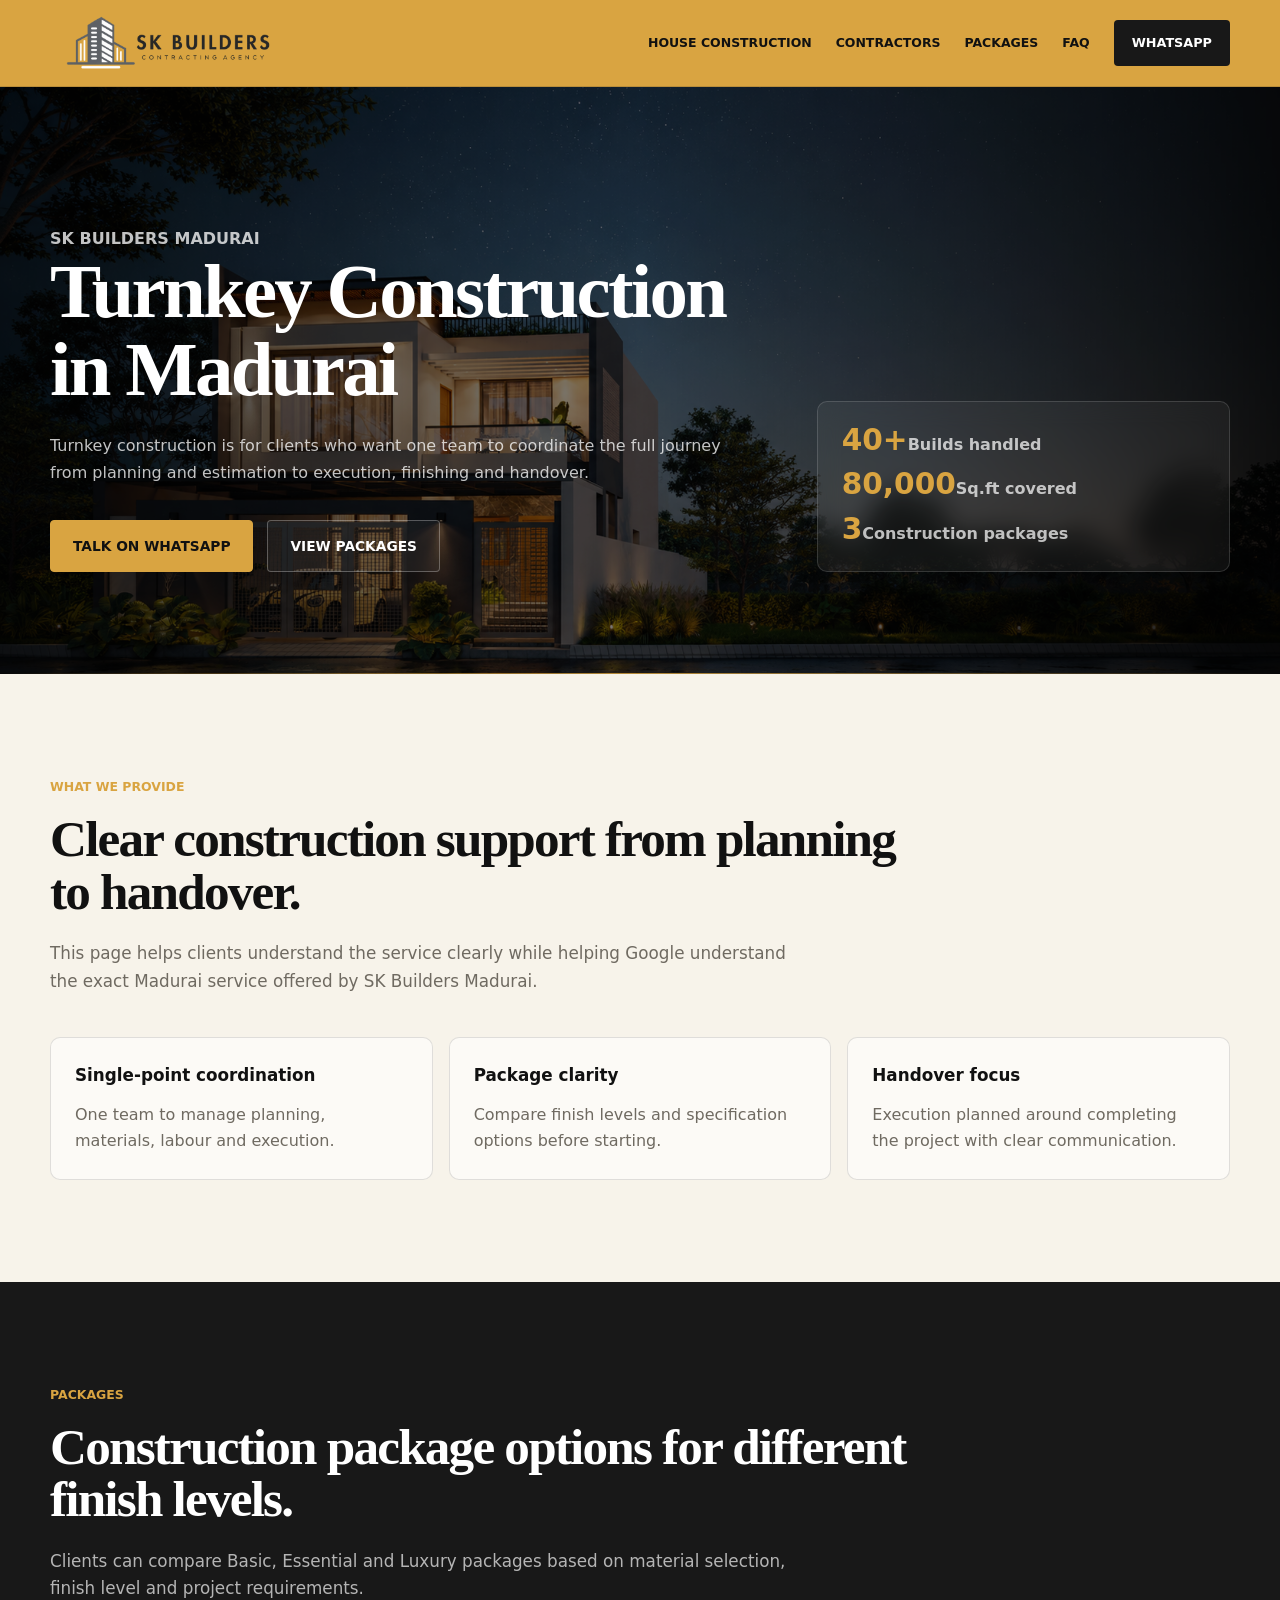
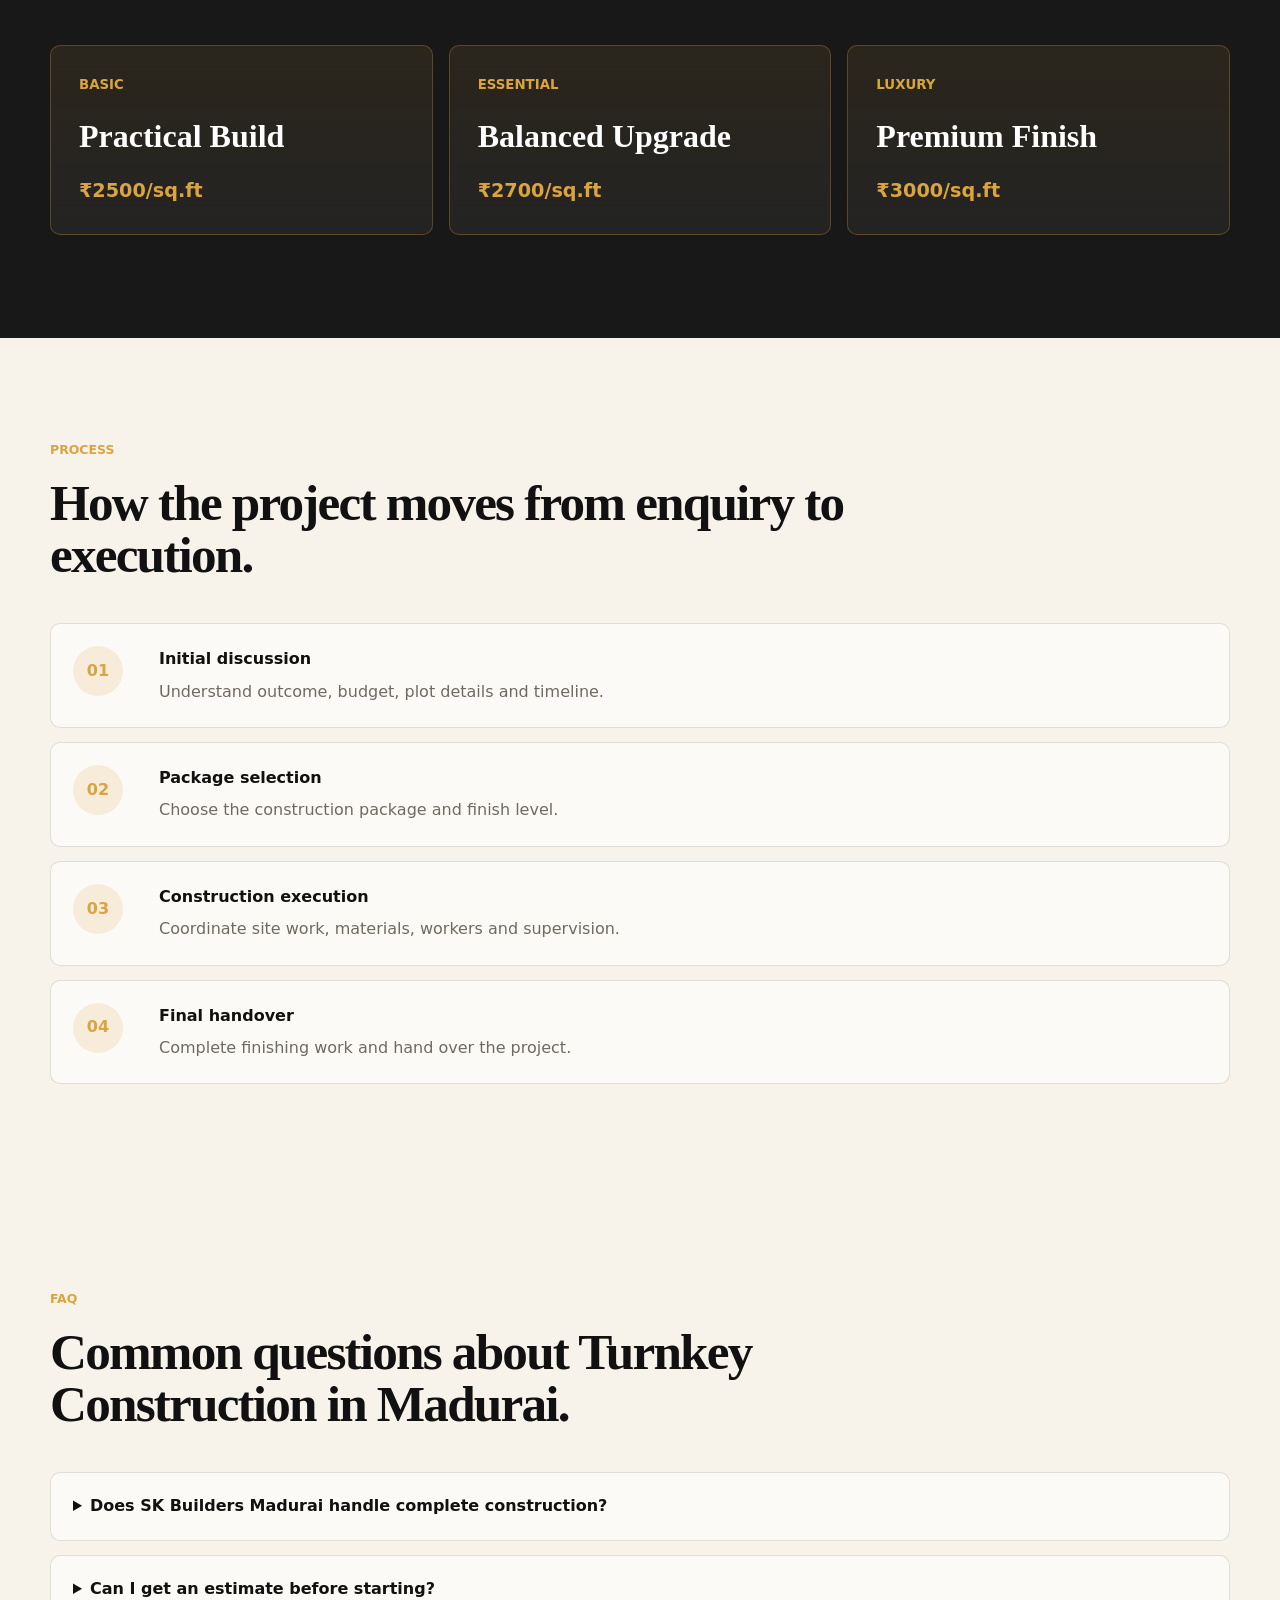
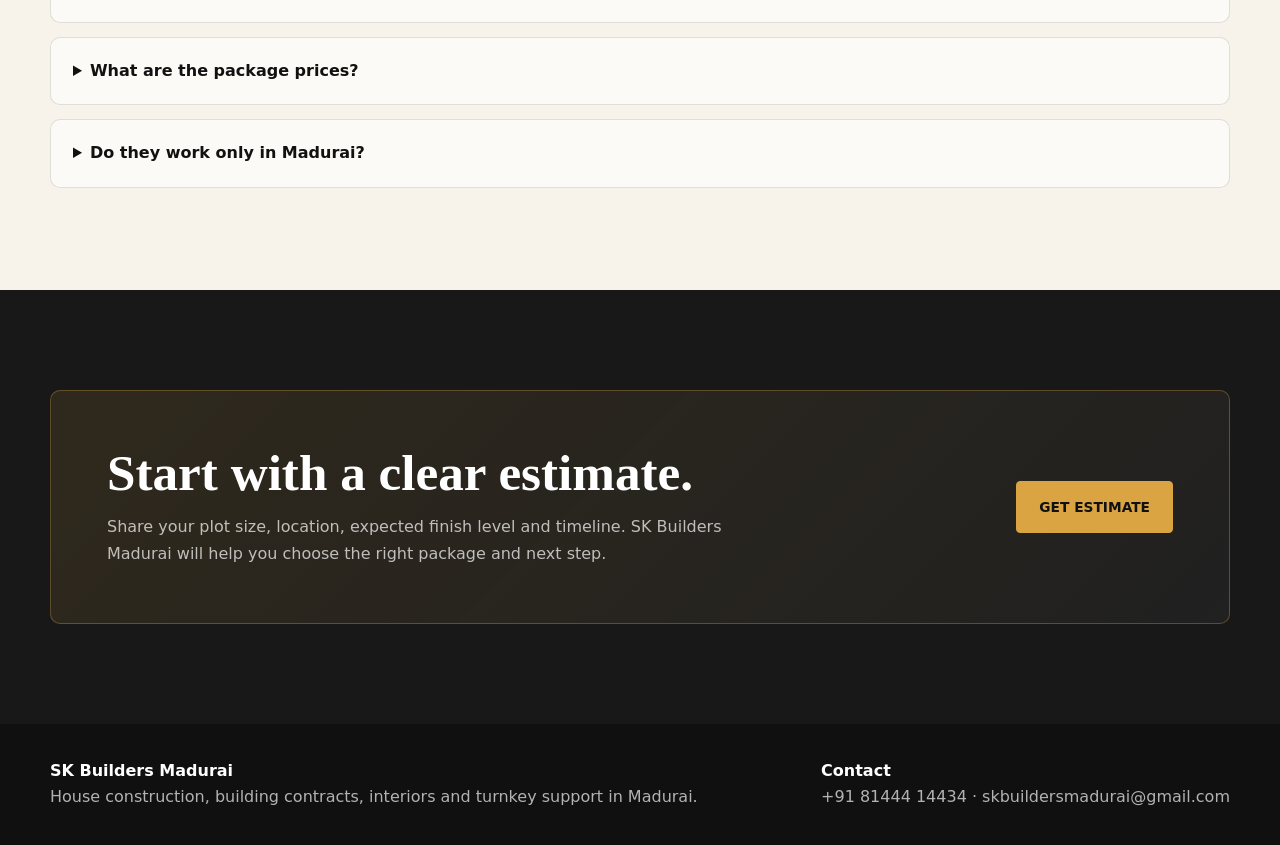
<file: turnkey-construction-madurai.html>
<!doctype html><html lang="en-IN"><head><meta charset="utf-8"><meta name="viewport" content="width=device-width, initial-scale=1"><title>Turnkey Construction in Madurai | SK Builders Madurai</title><meta name="description" content="SK Builders Madurai provides turnkey construction in Madurai from planning and estimation to material coordination, execution, interiors and handover."><link rel="canonical" href="https://www.skbuildersmadurai.in/turnkey-construction-madurai.html"><meta name="robots" content="index, follow, max-image-preview:large"><link rel="stylesheet" href="css/seo-pages.css"><script type="application/ld+json">
{
  "@context": "https://schema.org",
  "@type": "WebPage",
  "@id": "https://www.skbuildersmadurai.in/turnkey-construction-madurai.html#webpage",
  "url": "https://www.skbuildersmadurai.in/turnkey-construction-madurai.html",
  "name": "Turnkey Construction in Madurai | SK Builders Madurai",
  "description": "SK Builders Madurai provides turnkey construction in Madurai from planning and estimation to material coordination, execution, interiors and handover.",
  "isPartOf": {
    "@type": "WebSite",
    "name": "SK Builders Madurai",
    "url": "https://www.skbuildersmadurai.in/"
  },
  "about": {
    "@type": "GeneralContractor",
    "@id": "https://www.skbuildersmadurai.in/#business",
    "name": "SK Builders Madurai",
    "url": "https://www.skbuildersmadurai.in/",
    "telephone": "+91 81444 14434",
    "email": "skbuildersmadurai@gmail.com",
    "address": {
      "@type": "PostalAddress",
      "addressLocality": "Madurai",
      "addressRegion": "Tamil Nadu",
      "addressCountry": "IN"
    }
  },
  "mainEntity": {
    "@type": "Service",
    "name": "Turnkey Construction in Madurai",
    "provider": {
      "@id": "https://www.skbuildersmadurai.in/#business"
    },
    "areaServed": "Madurai, Tamil Nadu",
    "description": "SK Builders Madurai provides turnkey construction in Madurai from planning and estimation to material coordination, execution, interiors and handover."
  }
}
</script></head><body><header class="seo-header"><div class="seo-header-inner container"><a class="seo-brand" href="index.html"><img src="assets/logo.png" alt="SK Builders Madurai logo"></a><nav class="seo-nav"><a href="house-construction-madurai.html">House Construction</a><a href="building-contractors-madurai.html">Contractors</a><a href="construction-packages-madurai.html">Packages</a><a href="faq.html">FAQ</a></nav><a class="seo-cta" href="https://wa.me/918144414434?text=Hi%20SK%20Builders%20Madurai%2C%20I%20want%20to%20discuss%20a%20construction%20project.">WhatsApp</a></div></header><main><section class="seo-hero"><div class="seo-hero-grid container"><div><p class="kicker">SK Builders Madurai</p><h1>Turnkey Construction in Madurai</h1><p>Turnkey construction is for clients who want one team to coordinate the full journey from planning and estimation to execution, finishing and handover.</p><div class="action-row"><a class="btn btn-primary" href="https://wa.me/918144414434?text=Hi%20SK%20Builders%20Madurai%2C%20I%20want%20to%20discuss%20Turnkey%20Construction%20in%20Madurai.">Talk on WhatsApp</a><a class="btn btn-secondary" href="construction-packages-madurai.html">View Packages</a></div></div><aside class="hero-facts"><div><strong>40+</strong><span>Builds handled</span></div><div><strong>80,000</strong><span>Sq.ft covered</span></div><div><strong>3</strong><span>Construction packages</span></div></aside></div></section><section class="section"><div class="container"><p class="section-label">What We Provide</p><h2 class="section-title">Clear construction support from planning to handover.</h2><p class="section-intro">This page helps clients understand the service clearly while helping Google understand the exact Madurai service offered by SK Builders Madurai.</p><div class="card-grid"><article class="info-card"><h3>Single-point coordination</h3><p>One team to manage planning, materials, labour and execution.</p></article><article class="info-card"><h3>Package clarity</h3><p>Compare finish levels and specification options before starting.</p></article><article class="info-card"><h3>Handover focus</h3><p>Execution planned around completing the project with clear communication.</p></article></div></div></section><section class="section dark-section"><div class="container"><p class="section-label">Packages</p><h2 class="section-title">Construction package options for different finish levels.</h2><p class="section-intro">Clients can compare Basic, Essential and Luxury packages based on material selection, finish level and project requirements.</p><div class="package-strip"><article class="package-mini"><small>Basic</small><h3>Practical Build</h3><strong>₹2500/sq.ft</strong></article><article class="package-mini"><small>Essential</small><h3>Balanced Upgrade</h3><strong>₹2700/sq.ft</strong></article><article class="package-mini"><small>Luxury</small><h3>Premium Finish</h3><strong>₹3000/sq.ft</strong></article></div></div></section><section class="section"><div class="container"><p class="section-label">Process</p><h2 class="section-title">How the project moves from enquiry to execution.</h2><div class="process-list"><article class="process-step"><div><h3>Initial discussion</h3><p>Understand outcome, budget, plot details and timeline.</p></div></article><article class="process-step"><div><h3>Package selection</h3><p>Choose the construction package and finish level.</p></div></article><article class="process-step"><div><h3>Construction execution</h3><p>Coordinate site work, materials, workers and supervision.</p></div></article><article class="process-step"><div><h3>Final handover</h3><p>Complete finishing work and hand over the project.</p></div></article></div></div></section><section class="section"><div class="container"><p class="section-label">FAQ</p><h2 class="section-title">Common questions about Turnkey Construction in Madurai.</h2><div class="faq-list"><details><summary>Does SK Builders Madurai handle complete construction?</summary><p>Yes. SK Builders Madurai supports residential construction, commercial construction, turnkey projects, material coordination, labour work and site supervision.</p></details><details><summary>Can I get an estimate before starting?</summary><p>Yes. Share plot size, location, preferred finish level and scope to get clearer construction guidance.</p></details><details><summary>What are the package prices?</summary><p>Basic is ₹2500/sq.ft, Essential is ₹2700/sq.ft and Luxury is ₹3000/sq.ft. Final cost depends on scope and specifications.</p></details><details><summary>Do they work only in Madurai?</summary><p>SK Builders Madurai primarily serves Madurai and nearby areas in Tamil Nadu.</p></details></div></div></section><section class="final-cta"><div class="container final-cta-inner"><div><h2>Start with a clear estimate.</h2><p>Share your plot size, location, expected finish level and timeline. SK Builders Madurai will help you choose the right package and next step.</p></div><a class="btn btn-primary" href="https://wa.me/918144414434?text=Hi%20SK%20Builders%20Madurai%2C%20I%20need%20a%20construction%20estimate.">Get Estimate</a></div></section></main><footer class="seo-footer"><div class="seo-footer-inner container"><div><strong>SK Builders Madurai</strong><br>House construction, building contracts, interiors and turnkey support in Madurai.</div><div><strong>Contact</strong><br><a href="tel:+918144414434">+91 81444 14434</a> · <a href="mailto:skbuildersmadurai@gmail.com">skbuildersmadurai@gmail.com</a></div></div></footer></body></html>
</file>
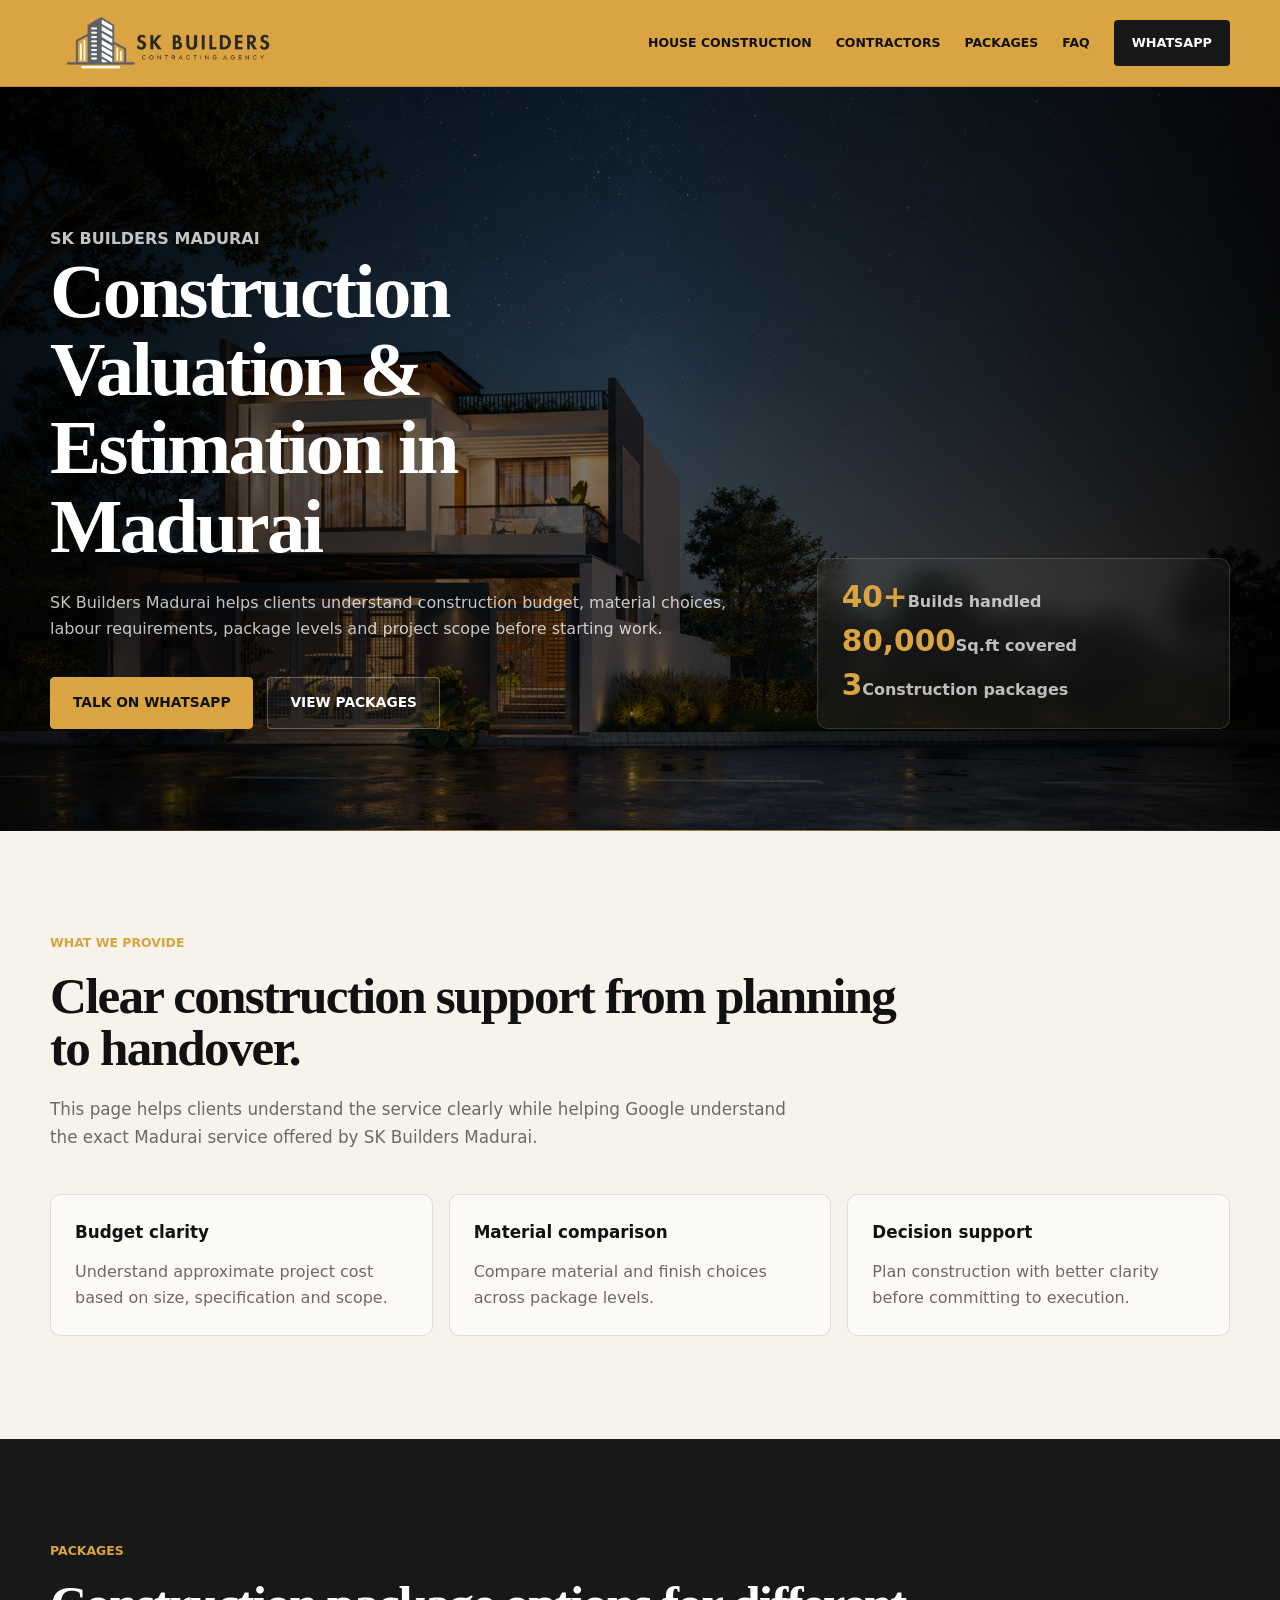
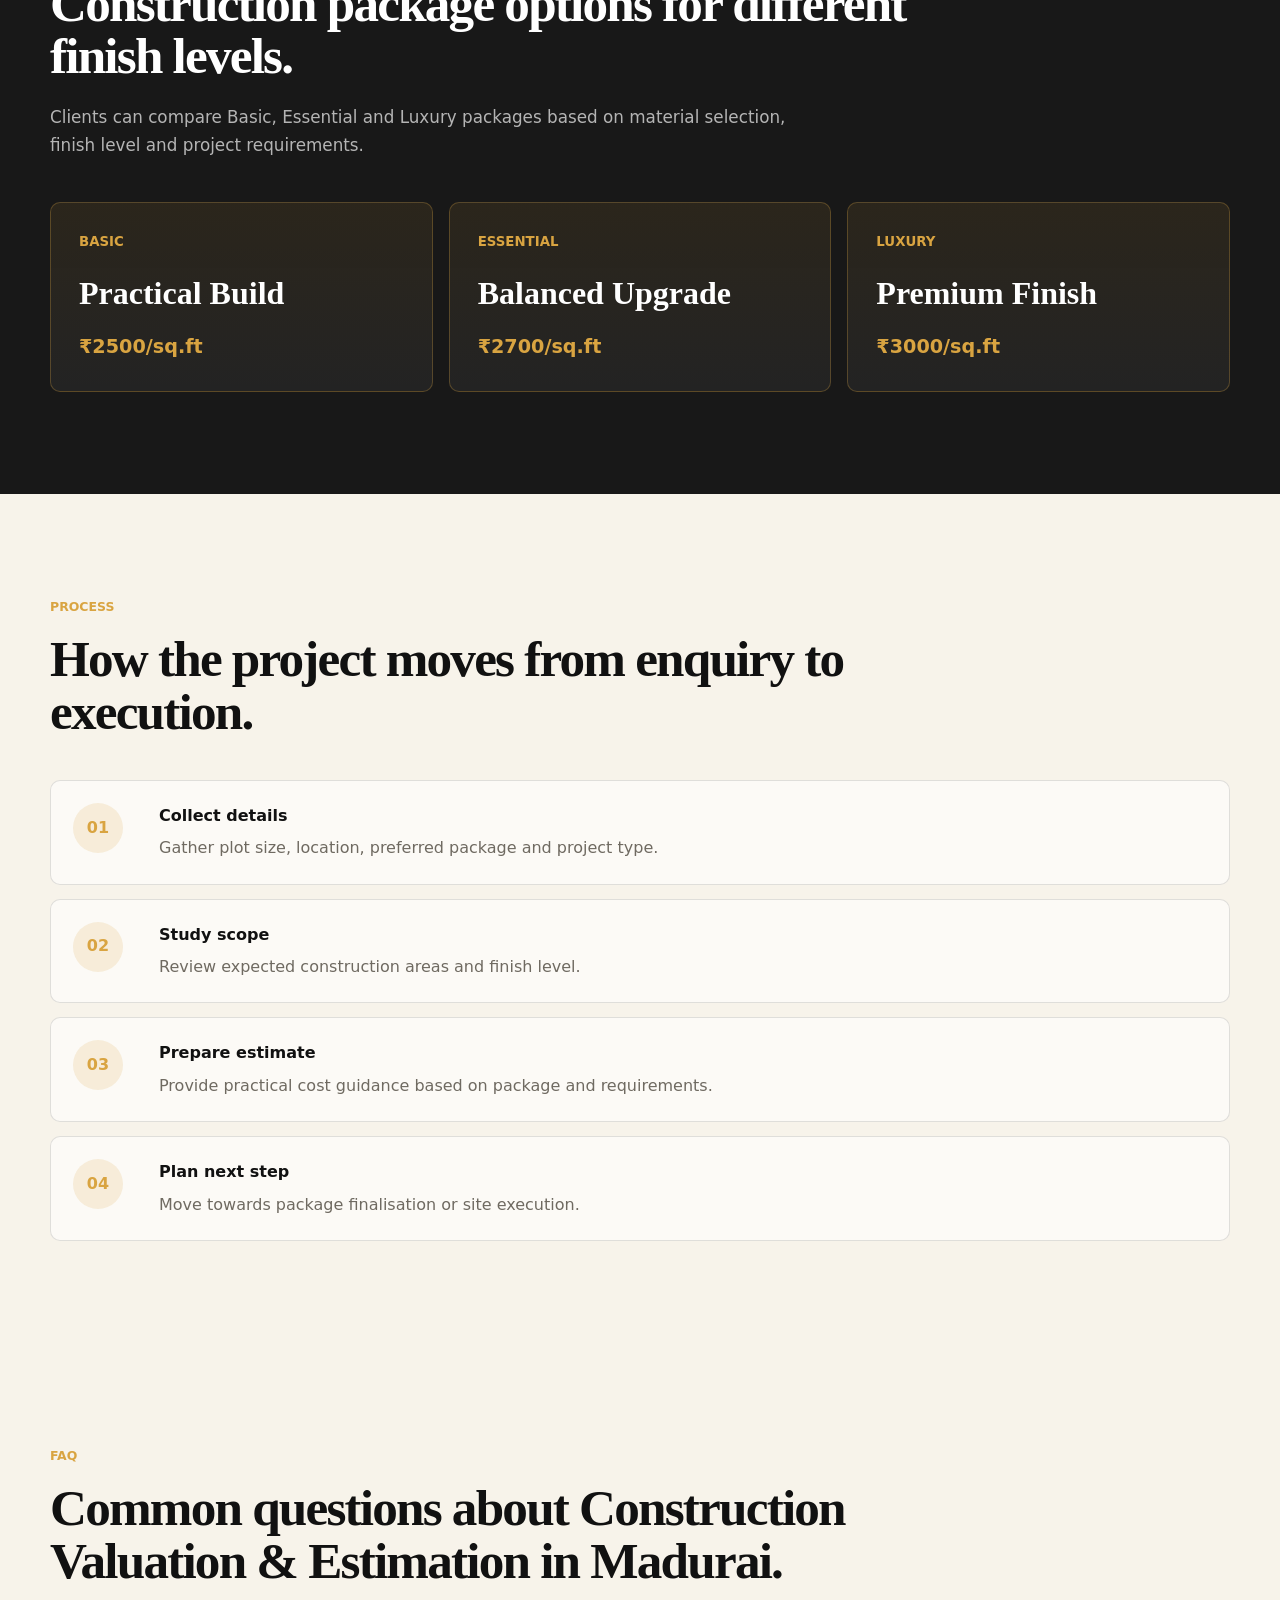
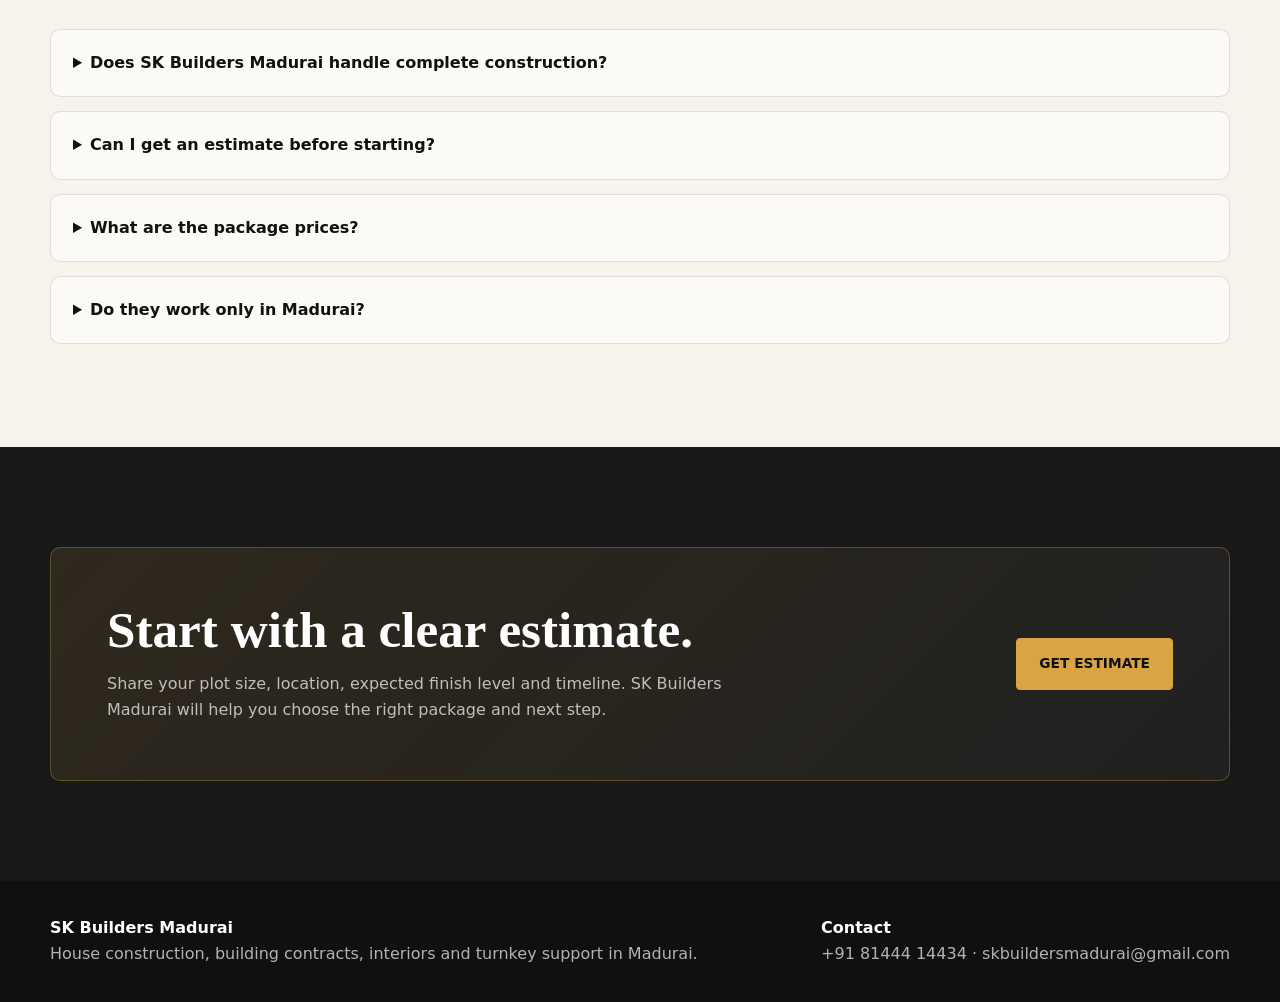
<file: valuation-estimation-madurai.html>
<!doctype html><html lang="en-IN"><head><meta charset="utf-8"><meta name="viewport" content="width=device-width, initial-scale=1"><title>Construction Valuation &amp; Estimation in Madurai | SK Builders Madurai</title><meta name="description" content="SK Builders Madurai provides construction valuation and estimation in Madurai to help clients understand budget, materials, labour and package options."><link rel="canonical" href="https://www.skbuildersmadurai.in/valuation-estimation-madurai.html"><meta name="robots" content="index, follow, max-image-preview:large"><link rel="stylesheet" href="css/seo-pages.css"><script type="application/ld+json">
{
  "@context": "https://schema.org",
  "@type": "WebPage",
  "@id": "https://www.skbuildersmadurai.in/valuation-estimation-madurai.html#webpage",
  "url": "https://www.skbuildersmadurai.in/valuation-estimation-madurai.html",
  "name": "Construction Valuation & Estimation in Madurai | SK Builders Madurai",
  "description": "SK Builders Madurai provides construction valuation and estimation in Madurai to help clients understand budget, materials, labour and package options.",
  "isPartOf": {
    "@type": "WebSite",
    "name": "SK Builders Madurai",
    "url": "https://www.skbuildersmadurai.in/"
  },
  "about": {
    "@type": "GeneralContractor",
    "@id": "https://www.skbuildersmadurai.in/#business",
    "name": "SK Builders Madurai",
    "url": "https://www.skbuildersmadurai.in/",
    "telephone": "+91 81444 14434",
    "email": "skbuildersmadurai@gmail.com",
    "address": {
      "@type": "PostalAddress",
      "addressLocality": "Madurai",
      "addressRegion": "Tamil Nadu",
      "addressCountry": "IN"
    }
  },
  "mainEntity": {
    "@type": "Service",
    "name": "Construction Valuation and Estimation in Madurai",
    "provider": {
      "@id": "https://www.skbuildersmadurai.in/#business"
    },
    "areaServed": "Madurai, Tamil Nadu",
    "description": "SK Builders Madurai provides construction valuation and estimation in Madurai to help clients understand budget, materials, labour and package options."
  }
}
</script></head><body><header class="seo-header"><div class="seo-header-inner container"><a class="seo-brand" href="index.html"><img src="assets/logo.png" alt="SK Builders Madurai logo"></a><nav class="seo-nav"><a href="house-construction-madurai.html">House Construction</a><a href="building-contractors-madurai.html">Contractors</a><a href="construction-packages-madurai.html">Packages</a><a href="faq.html">FAQ</a></nav><a class="seo-cta" href="https://wa.me/918144414434?text=Hi%20SK%20Builders%20Madurai%2C%20I%20want%20to%20discuss%20a%20construction%20project.">WhatsApp</a></div></header><main><section class="seo-hero"><div class="seo-hero-grid container"><div><p class="kicker">SK Builders Madurai</p><h1>Construction Valuation &amp; Estimation in Madurai</h1><p>SK Builders Madurai helps clients understand construction budget, material choices, labour requirements, package levels and project scope before starting work.</p><div class="action-row"><a class="btn btn-primary" href="https://wa.me/918144414434?text=Hi%20SK%20Builders%20Madurai%2C%20I%20want%20to%20discuss%20Construction%20Valuation%20&amp;%20Estimation%20in%20Madurai.">Talk on WhatsApp</a><a class="btn btn-secondary" href="construction-packages-madurai.html">View Packages</a></div></div><aside class="hero-facts"><div><strong>40+</strong><span>Builds handled</span></div><div><strong>80,000</strong><span>Sq.ft covered</span></div><div><strong>3</strong><span>Construction packages</span></div></aside></div></section><section class="section"><div class="container"><p class="section-label">What We Provide</p><h2 class="section-title">Clear construction support from planning to handover.</h2><p class="section-intro">This page helps clients understand the service clearly while helping Google understand the exact Madurai service offered by SK Builders Madurai.</p><div class="card-grid"><article class="info-card"><h3>Budget clarity</h3><p>Understand approximate project cost based on size, specification and scope.</p></article><article class="info-card"><h3>Material comparison</h3><p>Compare material and finish choices across package levels.</p></article><article class="info-card"><h3>Decision support</h3><p>Plan construction with better clarity before committing to execution.</p></article></div></div></section><section class="section dark-section"><div class="container"><p class="section-label">Packages</p><h2 class="section-title">Construction package options for different finish levels.</h2><p class="section-intro">Clients can compare Basic, Essential and Luxury packages based on material selection, finish level and project requirements.</p><div class="package-strip"><article class="package-mini"><small>Basic</small><h3>Practical Build</h3><strong>₹2500/sq.ft</strong></article><article class="package-mini"><small>Essential</small><h3>Balanced Upgrade</h3><strong>₹2700/sq.ft</strong></article><article class="package-mini"><small>Luxury</small><h3>Premium Finish</h3><strong>₹3000/sq.ft</strong></article></div></div></section><section class="section"><div class="container"><p class="section-label">Process</p><h2 class="section-title">How the project moves from enquiry to execution.</h2><div class="process-list"><article class="process-step"><div><h3>Collect details</h3><p>Gather plot size, location, preferred package and project type.</p></div></article><article class="process-step"><div><h3>Study scope</h3><p>Review expected construction areas and finish level.</p></div></article><article class="process-step"><div><h3>Prepare estimate</h3><p>Provide practical cost guidance based on package and requirements.</p></div></article><article class="process-step"><div><h3>Plan next step</h3><p>Move towards package finalisation or site execution.</p></div></article></div></div></section><section class="section"><div class="container"><p class="section-label">FAQ</p><h2 class="section-title">Common questions about Construction Valuation &amp; Estimation in Madurai.</h2><div class="faq-list"><details><summary>Does SK Builders Madurai handle complete construction?</summary><p>Yes. SK Builders Madurai supports residential construction, commercial construction, turnkey projects, material coordination, labour work and site supervision.</p></details><details><summary>Can I get an estimate before starting?</summary><p>Yes. Share plot size, location, preferred finish level and scope to get clearer construction guidance.</p></details><details><summary>What are the package prices?</summary><p>Basic is ₹2500/sq.ft, Essential is ₹2700/sq.ft and Luxury is ₹3000/sq.ft. Final cost depends on scope and specifications.</p></details><details><summary>Do they work only in Madurai?</summary><p>SK Builders Madurai primarily serves Madurai and nearby areas in Tamil Nadu.</p></details></div></div></section><section class="final-cta"><div class="container final-cta-inner"><div><h2>Start with a clear estimate.</h2><p>Share your plot size, location, expected finish level and timeline. SK Builders Madurai will help you choose the right package and next step.</p></div><a class="btn btn-primary" href="https://wa.me/918144414434?text=Hi%20SK%20Builders%20Madurai%2C%20I%20need%20a%20construction%20estimate.">Get Estimate</a></div></section></main><footer class="seo-footer"><div class="seo-footer-inner container"><div><strong>SK Builders Madurai</strong><br>House construction, building contracts, interiors and turnkey support in Madurai.</div><div><strong>Contact</strong><br><a href="tel:+918144414434">+91 81444 14434</a> · <a href="mailto:skbuildersmadurai@gmail.com">skbuildersmadurai@gmail.com</a></div></div></footer></body></html>
</file>
<file: css/seo-pages.css>
/* ================================
   SK Builders SEO Landing Pages
   File: css/seo-pages.css
================================ */

/* 01. Variables */
:root{--dark:#181818;--light:#f7f3ea;--ink:#111;--gold:#d9a441;--muted:#6f6a61;--line:rgba(17,17,17,.12);--line-dark:rgba(255,255,255,.14);--white:#fff;--font-display:"Playfair Display","Cormorant Garamond",Georgia,serif;--font-body:"Inter",system-ui,-apple-system,BlinkMacSystemFont,"Segoe UI",sans-serif;--container:min(1180px,calc(100% - 40px));--radius:10px}

/* 02. Base */
*{box-sizing:border-box}html{scroll-behavior:smooth}body{margin:0;background:var(--light);color:var(--ink);font-family:var(--font-body);font-size:16px;line-height:1.65;-webkit-font-smoothing:antialiased}img{display:block;max-width:100%}a{color:inherit;text-decoration:none}.container{width:var(--container);margin-inline:auto}

/* 03. Header */
.seo-header{position:sticky;top:0;z-index:1000;background:var(--gold);border-bottom:1px solid rgba(24,24,24,.16)}.seo-header-inner{min-height:86px;display:flex;align-items:center;justify-content:space-between;gap:24px}.seo-brand img{height:58px;width:auto;border-radius:6px}.seo-nav{display:flex;align-items:center;gap:24px;margin-left:auto}.seo-nav a{font-size:.78rem;font-weight:900;text-transform:uppercase}.seo-cta{display:inline-flex;align-items:center;justify-content:center;min-height:46px;padding:0 18px;border-radius:4px;background:var(--dark);color:var(--white);font-size:.8rem;font-weight:900;text-transform:uppercase}

/* 04. Hero */
.seo-hero{position:relative;overflow:hidden;padding:clamp(78px,9vw,130px) 0 clamp(66px,8vw,104px);background:var(--dark);color:var(--white);isolation:isolate}.seo-hero:before{content:"";position:absolute;inset:0;z-index:-2;background:linear-gradient(90deg,rgba(0,0,0,.76),rgba(0,0,0,.46),rgba(0,0,0,.9)),url("../assets/hero-bg.png") left center/cover no-repeat;opacity:.94}.seo-hero:after{content:"";position:absolute;inset:auto 0 0;height:1px;background:linear-gradient(90deg,transparent,rgba(217,164,65,.8),transparent)}.seo-hero-grid{display:grid;grid-template-columns:minmax(0,.95fr) minmax(360px,.58fr);gap:clamp(46px,7vw,96px);align-items:end}.kicker,.section-label{margin:0 0 16px;color:var(--gold);font-size:.78rem;font-weight:900;text-transform:uppercase}.seo-hero h1,.section-title{margin:0;font-family:var(--font-display);font-weight:700;line-height:1.02;letter-spacing:-.035em}.seo-hero h1{max-width:840px;font-size:clamp(3rem,6vw,6.4rem)}.seo-hero p{max-width:680px;margin:24px 0 0;color:rgba(255,255,255,.76);font-size:clamp(1rem,1.2vw,1.12rem)}.hero-facts{display:grid;gap:12px;padding:24px;border:1px solid rgba(255,255,255,.14);border-radius:var(--radius);background:rgba(255,255,255,.055);backdrop-filter:blur(12px)}.hero-facts strong{color:var(--gold);font-size:1.85rem;line-height:1}.hero-facts span{color:rgba(255,255,255,.72);font-weight:800}

/* 05. Buttons */
.action-row{display:flex;flex-wrap:wrap;gap:14px;margin-top:34px}.btn{display:inline-flex;align-items:center;justify-content:center;min-height:52px;padding:0 22px;border-radius:4px;border:1px solid transparent;font-size:.86rem;font-weight:900;text-transform:uppercase}.btn-primary{background:var(--gold);color:var(--ink);border-color:var(--gold)}.btn-secondary{color:var(--white);border-color:rgba(255,255,255,.28);background:rgba(255,255,255,.05)}

/* 06. Sections */
.section{padding:clamp(70px,8vw,112px) 0}.section-title{max-width:860px;color:var(--ink);font-size:clamp(2.45rem,4vw,4.4rem)}.section-intro{max-width:760px;margin:22px 0 0;color:var(--muted);font-size:1.05rem}.dark-section{background:var(--dark);color:var(--white)}.dark-section .section-title{color:var(--white)}.dark-section .section-intro{color:rgba(255,255,255,.68)}

/* 07. Cards */
.card-grid{display:grid;grid-template-columns:repeat(3,minmax(0,1fr));gap:16px;margin-top:42px}.info-card{padding:24px;border:1px solid var(--line);border-radius:var(--radius);background:rgba(255,255,255,.56)}.dark-section .info-card{border-color:var(--line-dark);background:rgba(255,255,255,.055)}.info-card h3{margin:0 0 12px;font-size:1.05rem}.info-card p{margin:0;color:var(--muted)}.dark-section .info-card p{color:rgba(255,255,255,.66)}

/* 08. Packages */
.package-strip{display:grid;grid-template-columns:repeat(3,minmax(0,1fr));gap:16px;margin-top:42px}.package-mini{padding:28px;border-radius:var(--radius);border:1px solid rgba(217,164,65,.28);background:linear-gradient(180deg,rgba(217,164,65,.1),rgba(255,255,255,.05))}.package-mini small{display:block;color:var(--gold);font-weight:900;text-transform:uppercase;margin-bottom:14px}.package-mini h3{margin:0;font-family:var(--font-display);font-size:2rem;color:var(--white)}.package-mini strong{display:block;margin-top:12px;color:var(--gold);font-size:1.2rem}

/* 09. Process */
.process-list{display:grid;gap:14px;margin-top:42px;counter-reset:process}.process-step{counter-increment:process;display:grid;grid-template-columns:68px minmax(0,1fr);gap:18px;align-items:start;padding:22px;border:1px solid var(--line);border-radius:var(--radius);background:rgba(255,255,255,.58)}.process-step:before{content:counter(process,decimal-leading-zero);width:50px;height:50px;display:grid;place-items:center;border-radius:50%;background:rgba(217,164,65,.16);color:var(--gold);font-weight:900}.process-step h3{margin:0 0 6px;font-size:1rem}.process-step p{margin:0;color:var(--muted)}

/* 10. FAQ */
.faq-list{display:grid;gap:14px;margin-top:42px}.faq-list details{border:1px solid var(--line);border-radius:var(--radius);background:rgba(255,255,255,.58);overflow:hidden}.faq-list summary{cursor:pointer;padding:20px 22px;font-weight:900}.faq-list details p{margin:0;padding:0 22px 22px;color:var(--muted)}

/* 11. CTA */
.final-cta{background:var(--dark);color:var(--white);padding:clamp(64px,8vw,100px) 0}.final-cta-inner{display:grid;grid-template-columns:minmax(0,1fr) auto;gap:28px;align-items:center;padding:clamp(30px,5vw,56px);border:1px solid rgba(217,164,65,.32);border-radius:var(--radius);background:linear-gradient(135deg,rgba(217,164,65,.12),rgba(255,255,255,.04))}.final-cta h2{margin:0;font-family:var(--font-display);font-size:clamp(2.3rem,4vw,4.1rem);line-height:1}.final-cta p{max-width:640px;margin:16px 0 0;color:rgba(255,255,255,.7)}

/* 12. Footer */
.seo-footer{padding:34px 0;background:#101010;color:rgba(255,255,255,.68)}.seo-footer-inner{display:flex;justify-content:space-between;gap:20px;flex-wrap:wrap}.seo-footer strong{color:var(--white)}

/* 13. Responsive */
@media(max-width:960px){.seo-nav{display:none}.seo-hero-grid,.final-cta-inner{grid-template-columns:1fr}.card-grid,.package-strip{grid-template-columns:1fr}.seo-hero h1{font-size:clamp(2.65rem,10vw,5rem)}}@media(max-width:560px){.seo-header-inner{min-height:74px}.seo-brand img{height:48px}.seo-hero{padding-top:66px}.action-row .btn{width:100%}.process-step{grid-template-columns:1fr}}
</file>
